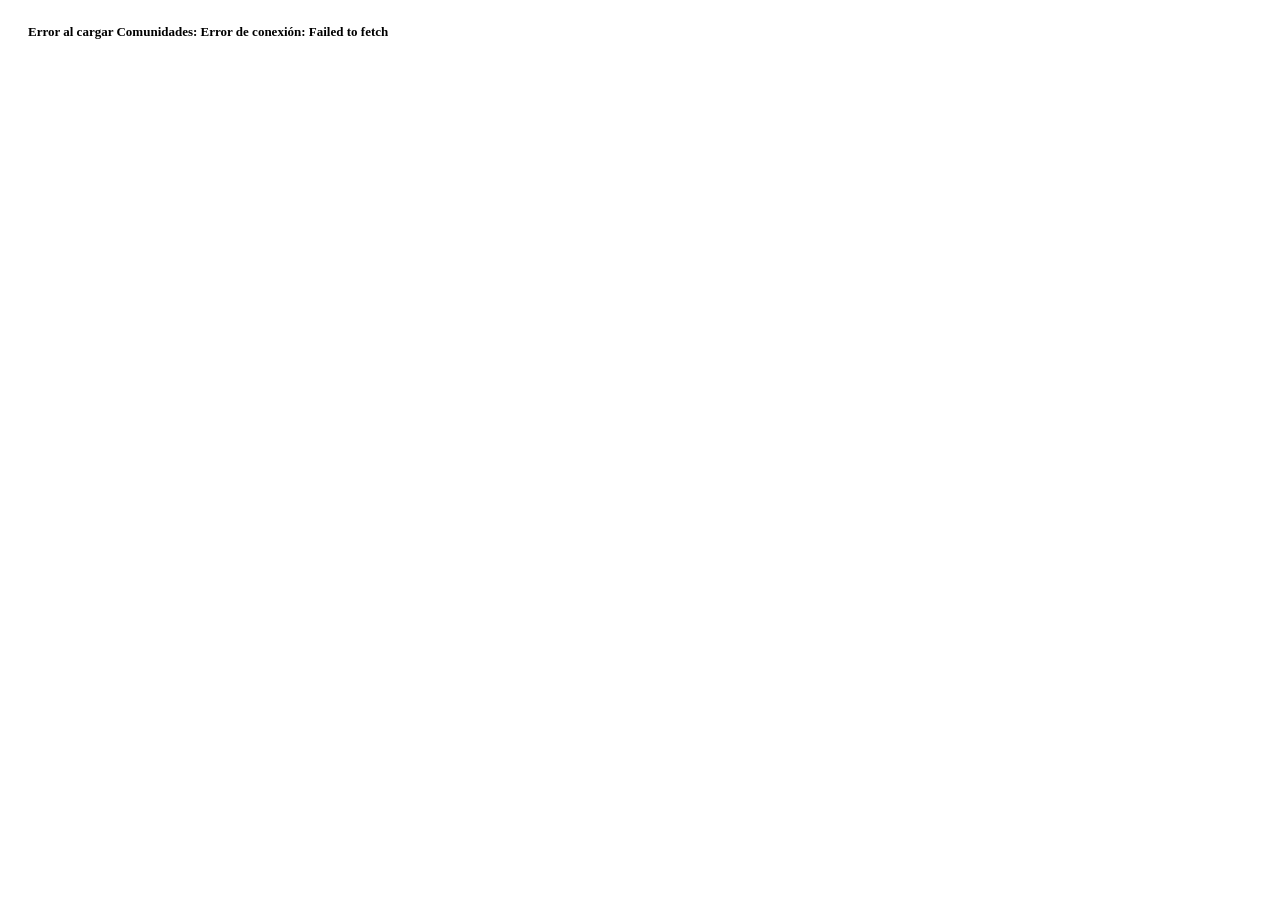
<file: modules/comunidades.html>
<!-- modules/comunidades.html — CoproActiva Comunidades -->
<!-- Versión: 2.1 · Junio 2026 -->
<!-- Cambio v2.1: módulo Documentos con catálogo adaptable por instalaciones -->

<style>
  #com-root { font-family: var(--co-font); color: var(--co-ink); }

  /* ── Listado ── */
  .com-search-bar {
    display: flex;
    align-items: center;
    gap: 10px;
    margin-bottom: 14px;
  }
  .com-search {
    flex: 1;
    display: flex;
    align-items: center;
    gap: 8px;
    background: var(--co-surface);
    border: 1px solid var(--co-line);
    border-radius: var(--co-r-md);
    padding: 9px 14px;
  }
  .com-search input {
    border: none;
    background: transparent;
    font-family: var(--co-font);
    font-size: 13px;
    color: var(--co-ink);
    flex: 1;
    outline: none;
  }
  .com-search input::placeholder { color: var(--co-mute); }
  .com-filtros {
    display: flex;
    gap: 6px;
    flex-wrap: wrap;
    margin-bottom: 18px;
  }
  .com-filtro {
    font-size: 11px;
    font-weight: 600;
    padding: 4px 12px;
    border-radius: 20px;
    border: 1px solid var(--co-line);
    color: var(--co-mute);
    background: var(--co-surface);
    cursor: pointer;
    transition: background 0.13s, color 0.13s, border-color 0.13s;
    font-family: var(--co-font);
  }
  .com-filtro.act {
    background: var(--co-orange-soft);
    color: var(--co-orange);
    border-color: var(--co-orange-line);
  }
  .com-list { display: flex; flex-direction: column; gap: 8px; }
  .com-row {
    background: var(--co-surface);
    border: 1px solid var(--co-line);
    border-radius: var(--co-r-lg);
    padding: 13px 16px;
    display: flex;
    align-items: center;
    gap: 12px;
    cursor: pointer;
    transition: border-color 0.15s, box-shadow 0.15s;
  }
  .com-row:hover {
    border-color: var(--co-orange-line);
    box-shadow: var(--co-shadow-sm);
  }
  .com-row-ico {
    width: 40px; height: 40px;
    border-radius: 10px;
    background: var(--co-orange-soft);
    display: flex; align-items: center; justify-content: center;
    flex-shrink: 0;
  }
  .com-row-ico svg { width: 18px; height: 18px; stroke: var(--co-orange); }
  .com-row-info { flex: 1; min-width: 0; }
  .com-row-nombre {
    font-size: 13px;
    font-weight: 700;
    color: var(--co-ink);
    margin-bottom: 2px;
    letter-spacing: -0.01em;
    white-space: nowrap;
    overflow: hidden;
    text-overflow: ellipsis;
  }
  .com-row-sub {
    font-size: 11px;
    color: var(--co-ink-3);
    display: flex;
    align-items: center;
    gap: 5px;
    font-weight: 500;
  }
  .com-row-kpis {
    display: flex;
    gap: 12px;
    align-items: center;
  }
  @media (max-width: 600px) {
    .com-row { flex-wrap: nowrap; gap: 8px; align-items: flex-start; }
    .com-row-kpis { display: none; }
    .com-sems { display: none; }
    .com-row-nombre { white-space: normal; font-size: 13px; font-weight: 700; }
    .com-row-sub { white-space: normal; flex-wrap: wrap; font-size: 10px; }
    .com-row-info { min-width: 0; flex: 1; }
    .com-row-ico { flex-shrink: 0; }
  }
  .com-kpi-mini { text-align: center; min-width: 50px; }
  .com-kpi-mini-val {
    font-size: 15px;
    font-weight: 800;
    color: var(--co-ink);
    line-height: 1;
    letter-spacing: -0.02em;
  }
  .com-kpi-mini-val.warn { color: var(--co-amber); }
  .com-kpi-mini-val.crit { color: var(--co-red); }
  .com-kpi-mini-val.ok   { color: var(--co-green); }
  .com-kpi-mini-lbl {
    font-size: 9px;
    color: var(--co-mute);
    font-weight: 700;
    letter-spacing: 0.04em;
    text-transform: uppercase;
    margin-top: 2px;
  }
  .com-sems { display: flex; gap: 4px; margin-left: 8px; }
  .sem-dot {
    width: 8px; height: 8px;
    border-radius: 50%;
    flex-shrink: 0;
  }
  .sem-dot.verde    { background: var(--co-green); }
  .sem-dot.amarillo { background: var(--co-amber); }
  .sem-dot.rojo     { background: var(--co-red); }
  .sem-dot.gris     { background: var(--co-mute); }
  .com-badge {
    font-size: 10px;
    font-weight: 700;
    padding: 2px 8px;
    border-radius: 20px;
  }
  .badge-int  { background: var(--co-orange-soft); color: var(--co-orange); }
  .badge-nva  { background: var(--co-blue-soft); color: var(--co-blue); }
  .badge-aud  { background: var(--co-cream-deep); color: var(--co-mute); }
  .badge-act  { background: var(--co-green-soft); color: var(--co-green); }
  .badge-ina  { background: var(--co-cream-deep); color: var(--co-mute); }

  /* ── Ficha ── */
  .com-back {
    display: flex;
    align-items: center;
    gap: 6px;
    font-size: 12px;
    color: var(--co-mute);
    font-weight: 600;
    cursor: pointer;
    margin-bottom: 14px;
    background: none;
    border: none;
    font-family: var(--co-font);
    padding: 0;
  }
  .com-back:hover { color: var(--co-ink); }
  .com-ficha-hdr {
    display: flex;
    align-items: flex-start;
    gap: 14px;
    margin-bottom: 20px;
  }
  .com-ficha-ico {
    width: 46px; height: 46px;
    border-radius: 12px;
    background: var(--co-orange-soft);
    display: flex; align-items: center; justify-content: center;
    flex-shrink: 0;
  }
  .com-ficha-ico svg { width: 22px; height: 22px; stroke: var(--co-orange); }
  .com-ficha-nombre {
    font-size: 18px;
    font-weight: 800;
    color: var(--co-ink);
    letter-spacing: -0.025em;
    line-height: 1.2;
    margin-bottom: 5px;
  }
  .com-ficha-meta {
    display: flex;
    align-items: center;
    gap: 6px;
    flex-wrap: wrap;
    font-size: 12px;
    color: var(--co-ink-3);
  }
  .com-ficha-acts {
    margin-left: auto;
    display: flex;
    gap: 6px;
    flex-shrink: 0;
  }

  /* ── Tabs ── */
  .com-tabs {
    display: flex;
    border-bottom: 1px solid var(--co-line);
    margin-bottom: 20px;
    gap: 0;
    overflow-x: auto;
  }
  .com-tab {
    font-size: 12px;
    font-weight: 600;
    padding: 9px 14px;
    color: var(--co-mute);
    cursor: pointer;
    border-bottom: 2px solid transparent;
    margin-bottom: -1px;
    white-space: nowrap;
    background: none;
    border-top: none;
    border-left: none;
    border-right: none;
    font-family: var(--co-font);
    transition: color 0.13s;
  }
  .com-tab.act {
    color: var(--co-orange);
    border-bottom-color: var(--co-orange);
  }
  .com-tab-content { display: none; }
  .com-tab-content.act { display: block; }

  /* ── KPI grid ── */
  .com-kpi-grid {
    display: grid;
    grid-template-columns: repeat(auto-fit, minmax(90px, 1fr));
    gap: 8px;
    margin-bottom: 16px;
  }
  .com-kpi-card {
    background: var(--co-cream-deep);
    border-radius: var(--co-r-md);
    padding: 10px 12px;
  }
  .com-kpi-lbl {
    font-size: 10px;
    color: var(--co-mute);
    font-weight: 600;
    letter-spacing: 0.03em;
    margin-bottom: 4px;
  }
  .com-kpi-val {
    font-size: 20px;
    font-weight: 800;
    color: var(--co-ink);
    letter-spacing: -0.02em;
    line-height: 1;
  }
  .com-kpi-val.warn { color: var(--co-amber); }
  .com-kpi-val.crit { color: var(--co-red); }
  .com-kpi-val.ok   { color: var(--co-green); }
  .com-kpi-sub {
    font-size: 10px;
    color: var(--co-mute);
    margin-top: 3px;
  }

  /* ── Two panel ── */
  .com-two-col {
    display: grid;
    grid-template-columns: 1fr 1fr;
    gap: 10px;
    margin-bottom: 16px;
  }
  @media (max-width: 767px) { .com-two-col { grid-template-columns: 1fr; } }
  .com-panel {
    background: var(--co-surface);
    border: 1px solid var(--co-line);
    border-radius: var(--co-r-lg);
    padding: 13px 15px;
  }
  .com-panel-hdr {
    display: flex;
    align-items: center;
    justify-content: space-between;
    margin-bottom: 10px;
  }
  .com-panel-title {
    font-size: 11px;
    font-weight: 700;
    color: var(--co-ink);
    letter-spacing: 0.02em;
    text-transform: uppercase;
  }
  .com-panel-ver {
    font-size: 11px;
    color: var(--co-orange);
    font-weight: 600;
    cursor: pointer;
    background: none;
    border: none;
    font-family: var(--co-font);
    padding: 0;
  }

  /* ── Barra recaudación ── */
  .com-mora-bar-bg {
    height: 7px;
    background: var(--co-cream-deep);
    border-radius: 20px;
    overflow: hidden;
    margin-bottom: 8px;
  }
  .com-mora-bar-fill {
    height: 100%;
    border-radius: 20px;
    background: var(--co-green);
    transition: width 0.5s ease;
  }
  .com-mora-bar-fill.warn { background: var(--co-amber); }
  .com-mora-bar-fill.crit { background: var(--co-red); }
  .com-mora-legend {
    display: flex;
    gap: 12px;
    font-size: 11px;
    color: var(--co-mute);
  }
  .com-mora-leg { display: flex; align-items: center; gap: 5px; }
  .com-mora-leg-dot {
    width: 7px; height: 7px;
    border-radius: 50%;
  }

  /* ── Incidencia row ── */
  .com-inc-row {
    display: flex;
    align-items: center;
    gap: 8px;
    padding: 6px 0;
    border-bottom: 1px solid var(--co-line-soft);
  }
  .com-inc-row:last-child { border-bottom: none; }
  .com-prioridad {
    width: 6px; height: 6px;
    border-radius: 50%;
    flex-shrink: 0;
  }
  .p-alta   { background: var(--co-red); }
  .p-media  { background: var(--co-amber); }
  .p-baja   { background: var(--co-green); }
  .com-inc-desc {
    font-size: 12px;
    font-weight: 600;
    color: var(--co-ink);
    flex: 1;
    line-height: 1.3;
  }
  .com-inc-meta {
    font-size: 10px;
    color: var(--co-mute);
  }

  /* ── Alerta row ── */
  .com-alert-row {
    display: flex;
    align-items: center;
    gap: 9px;
    padding: 6px 0;
    border-bottom: 1px solid var(--co-line-soft);
  }
  .com-alert-row:last-child { border-bottom: none; }
  .com-alert-ico {
    width: 28px; height: 28px;
    border-radius: 7px;
    display: flex; align-items: center; justify-content: center;
    flex-shrink: 0;
  }
  .com-alert-ico svg { width: 13px; height: 13px; stroke-width: 2; stroke-linecap: round; stroke-linejoin: round; fill: none; }
  .alert-ico-r { background: var(--co-red-soft); }
  .alert-ico-r svg { stroke: var(--co-red); }
  .alert-ico-a { background: var(--co-amber-soft); }
  .alert-ico-a svg { stroke: var(--co-amber); }
  .alert-ico-v { background: var(--co-green-soft); }
  .alert-ico-v svg { stroke: var(--co-green); }
  .com-alert-nombre {
    font-size: 12px;
    font-weight: 600;
    color: var(--co-ink);
    flex: 1;
    line-height: 1.3;
  }
  .com-alert-cat {
    font-size: 10px;
    color: var(--co-mute);
  }
  .com-alert-dias {
    font-size: 11px;
    font-weight: 700;
    white-space: nowrap;
  }
  .dias-r { color: var(--co-red); }
  .dias-a { color: var(--co-amber); }
  .dias-v { color: var(--co-green); }

  /* ── Eventos ── */
  .com-evento-row {
    display: flex;
    align-items: center;
    gap: 11px;
    padding: 9px 0;
    border-bottom: 1px solid var(--co-line-soft);
  }
  .com-evento-row:last-child { border-bottom: none; }
  .com-evento-fecha {
    width: 38px;
    text-align: center;
    flex-shrink: 0;
  }
  .com-evento-dia {
    font-size: 17px;
    font-weight: 800;
    color: var(--co-ink);
    line-height: 1;
    letter-spacing: -0.02em;
  }
  .com-evento-mes {
    font-size: 9px;
    font-weight: 700;
    color: var(--co-mute);
    text-transform: uppercase;
    letter-spacing: 0.06em;
  }
  .com-evento-nombre {
    font-size: 12px;
    font-weight: 700;
    color: var(--co-ink);
    flex: 1;
  }
  .com-evento-sub {
    font-size: 11px;
    color: var(--co-mute);
    margin-top: 1px;
  }

  /* ── Pill estados ── */
  .co-pill {
    font-size: 10px;
    font-weight: 700;
    padding: 2px 7px;
    border-radius: 20px;
    white-space: nowrap;
  }
  .pill-ok   { background: var(--co-green-soft); color: var(--co-green); }
  .pill-warn { background: var(--co-amber-soft); color: var(--co-amber); }
  .pill-crit { background: var(--co-red-soft);   color: var(--co-red); }
  .pill-pend { background: var(--co-cream-deep); color: var(--co-mute); }
  .pill-blue { background: var(--co-blue-soft);  color: var(--co-blue); }

  /* ── Documentos ── */
  .com-doc-cat-hdr {
    display: flex;
    align-items: center;
    gap: 8px;
    padding: 8px 0;
    border-bottom: 1px solid var(--co-line);
    margin-top: 14px;
    margin-bottom: 4px;
  }
  .com-doc-cat-hdr:first-child { margin-top: 0; }
  .com-doc-cat-dot {
    width: 8px; height: 8px;
    border-radius: 50%;
    flex-shrink: 0;
  }
  .com-doc-cat-title {
    font-size: 11px;
    font-weight: 700;
    color: var(--co-ink);
    letter-spacing: 0.04em;
    text-transform: uppercase;
    flex: 1;
  }
  .com-doc-cat-sub {
    font-size: 11px;
    color: var(--co-mute);
  }
  .com-doc-row {
    display: flex;
    align-items: center;
    gap: 9px;
    padding: 7px 14px;
    border-bottom: 1px solid var(--co-line-soft);
    transition: background 0.1s;
  }
  .com-doc-row:hover { background: var(--co-cream); }
  .com-doc-row:last-child { border-bottom: none; }
  .com-doc-nombre {
    font-size: 12px;
    font-weight: 600;
    color: var(--co-ink);
    flex: 1;
    line-height: 1.3;
    min-width: 0;
  }
  .com-doc-fecha {
    font-size: 11px;
    color: var(--co-mute);
    min-width: 80px;
    text-align: right;
  }
  @media (max-width: 600px) {
    .com-doc-fecha { display: none; }
    .com-doc-dias  { display: none; }
    .com-doc-row   { gap: 7px; padding: 8px 12px; }
    .com-doc-nombre { font-size: 12px; }
  }
  .com-doc-link {
    font-size: 11px;
    color: var(--co-orange);
    font-weight: 700;
    cursor: pointer;
    background: none;
    border: none;
    font-family: var(--co-font);
    padding: 0;
    display: flex;
    align-items: center;
    gap: 3px;
    white-space: nowrap;
  }
  .com-doc-link:hover { opacity: 0.75; }

  /* ── Directorio table ── */
  .com-dir-wrap {
    overflow-x: auto;
    overflow-y: auto;
    max-height: calc(100vh - 320px);
    border: 1px solid var(--co-line);
    border-radius: var(--co-r-lg);
  }
  .com-dir-table {
    width: 100%;
    border-collapse: collapse;
    min-width: 560px;
  }
  .com-dir-table thead { position: sticky; top: 0; z-index: 10; }
  .com-dir-table th {
    font-size: 10px;
    font-weight: 700;
    color: var(--co-mute);
    text-align: left;
    padding: 7px 10px;
    border-bottom: 1px solid var(--co-line);
    letter-spacing: 0.06em;
    text-transform: uppercase;
    white-space: nowrap;
    background: var(--co-cream-deep);
  }
  .com-dir-table td {
    font-size: 12px;
    padding: 8px 10px;
    border-bottom: 1px solid var(--co-line-soft);
    color: var(--co-ink);
  }
  .com-dir-table tr:last-child td { border-bottom: none; }
  .com-dir-table tr:hover td { background: var(--co-cream); }
  .com-uni-tipo {
    font-size: 10px;
    font-weight: 700;
    padding: 2px 7px;
    border-radius: 20px;
  }
  .t-dep  { background: var(--co-blue-soft);   color: var(--co-blue); }
  .t-est  { background: var(--co-cream-deep);  color: var(--co-mute); }
  .t-bod  { background: var(--co-amber-soft);  color: var(--co-amber); }
  .t-loc  { background: var(--co-green-soft);  color: var(--co-green); }

  /* ── Contrato ── */
  .com-datos-grid {
    display: grid;
    grid-template-columns: 1fr 1fr;
    border: 1px solid var(--co-line);
    border-radius: var(--co-r-lg);
    overflow: hidden;
  }
  .com-dato {
    padding: 10px 14px;
    border-bottom: 1px solid var(--co-line);
    border-right: 1px solid var(--co-line);
  }
  .com-dato:nth-child(2n) { border-right: none; }
  .com-dato:nth-last-child(-n+2) { border-bottom: none; }
  .com-dato-lbl {
    font-size: 9px;
    color: var(--co-mute);
    font-weight: 700;
    letter-spacing: 0.1em;
    text-transform: uppercase;
    margin-bottom: 3px;
  }
  .com-dato-val {
    font-size: 13px;
    font-weight: 600;
    color: var(--co-ink);
  }

  /* ── Modal ── */
  .modal-overlay {
    position: fixed;
    inset: 0;
    background: rgba(26,23,20,0.55);
    backdrop-filter: blur(4px);
    z-index: 2000;
    display: flex;
    align-items: center;
    justify-content: center;
    padding: 24px;
  }
  .modal-box {
    background: var(--co-surface);
    border-radius: var(--co-r-lg);
    width: 100%;
    max-width: 560px;
    max-height: 90vh;
    overflow-y: auto;
    padding: 32px;
    position: relative;
    box-shadow: var(--co-shadow-lg);
  }
  @media (max-width: 767px) {
    .modal-overlay { padding: 0; align-items: flex-end; }
    .modal-box { border-radius: var(--co-r-lg) var(--co-r-lg) 0 0; max-height: 92vh; padding: 24px 20px 36px; }
  }
  .modal-close {
    position: absolute;
    top: 18px; right: 18px;
    background: var(--co-cream);
    border: 1px solid var(--co-line);
    border-radius: 50%;
    font-size: 18px;
    cursor: pointer;
    color: var(--co-ink-2);
    width: 36px; height: 36px;
    display: flex; align-items: center; justify-content: center;
    transition: background 0.13s, color 0.13s;
    font-family: var(--co-font);
  }
  .modal-close:hover { background: var(--co-orange-soft); color: var(--co-orange); }
  .modal-eyebrow {
    font-size: 10px;
    font-weight: 700;
    letter-spacing: 0.18em;
    text-transform: uppercase;
    color: var(--co-orange);
    margin-bottom: 4px;
  }
  .modal-titulo {
    font-size: 22px;
    font-weight: 800;
    color: var(--co-ink);
    letter-spacing: -0.025em;
    line-height: 1.15;
    margin-bottom: 6px;
    padding-right: 44px;
  }
  .modal-subtitulo {
    font-size: 13px;
    color: var(--co-ink-3);
    margin-bottom: 24px;
    font-weight: 500;
  }
  .form-grid {
    display: grid;
    grid-template-columns: 1fr 1fr;
    gap: 14px;
  }
  @media (max-width: 500px) { .form-grid { grid-template-columns: 1fr; } }
  .form-group label {
    display: block;
    font-size: 10px;
    font-weight: 700;
    letter-spacing: 0.1em;
    text-transform: uppercase;
    color: var(--co-mute);
    margin-bottom: 6px;
  }
  .form-group input,
  .form-group select {
    width: 100%;
    padding: 11px 14px;
    border: 1.5px solid var(--co-line);
    border-radius: var(--co-r-md);
    font-family: var(--co-font);
    font-size: 13px;
    font-weight: 500;
    color: var(--co-ink);
    background: var(--co-surface);
    box-sizing: border-box;
    min-height: 44px;
    transition: border-color 0.13s;
  }
  .form-group input:focus,
  .form-group select:focus { outline: none; border-color: var(--co-orange); }
  .form-group input::placeholder { color: var(--co-mute); }
  .form-full { grid-column: 1 / -1; }
  .btn-guardar {
    background: var(--co-orange);
    color: #fff;
    border: none;
    padding: 14px;
    border-radius: var(--co-r-md);
    font-family: var(--co-font);
    font-size: 14px;
    font-weight: 700;
    cursor: pointer;
    width: 100%;
    margin-top: 20px;
    min-height: 50px;
    letter-spacing: -0.01em;
    transition: background 0.13s;
  }
  .btn-guardar:hover { background: var(--co-orange-hover); }
  .btn-guardar:disabled { opacity: 0.5; cursor: not-allowed; }
  .form-error {
    color: var(--co-red);
    font-size: 12px;
    margin-top: 10px;
    font-weight: 600;
  }

  /* ── Vencimientos ── */
  .com-venc-item {
    display: flex;
    align-items: flex-start;
    gap: 12px;
    padding: 10px 0;
    border-bottom: 1px solid var(--co-line-soft);
  }
  .com-venc-item:last-child { border-bottom: none; }
  .com-venc-dot {
    width: 10px; height: 10px;
    border-radius: 50%;
    flex-shrink: 0;
    margin-top: 3px;
  }
  .com-venc-tipo {
    font-size: 12px;
    font-weight: 700;
    color: var(--co-ink);
    margin-bottom: 2px;
  }
  .com-venc-cat {
    font-size: 11px;
    color: var(--co-mute);
  }
  .com-venc-fecha { margin-left: auto; text-align: right; }
  .com-venc-dias {
    font-size: 12px;
    font-weight: 700;
  }
  .com-venc-fecha-txt {
    font-size: 11px;
    color: var(--co-mute);
    margin-top: 2px;
  }

  /* ── Catálogo scroll ── */
  .com-doc-scroll {
    overflow-y: auto;
    max-height: calc(100vh - 320px);
    border: 1px solid var(--co-line);
    border-radius: var(--co-r-lg);
  }
  .com-doc-cat-hdr-sticky {
    position: sticky;
    top: 0;
    z-index: 5;
    background: var(--co-cream-deep);
    padding: 8px 14px;
  }
  .com-doc-row { padding: 7px 14px; }

  /* ── Vacío ── */
  .com-vacio {
    text-align: center;
    padding: 32px 20px;
    color: var(--co-mute);
    font-size: 13px;
    font-weight: 500;
  }

  /* ── Error ── */
  .com-error {
    background: var(--co-red-soft);
    border: 1px solid var(--co-red);
    border-radius: var(--co-r-md);
    padding: 16px 20px;
    color: var(--co-red);
    font-size: 13px;
    font-weight: 600;
  }
</style>

<div id="com-root">
  <div class="module-loading">
    <div class="ml-iso-wrap">
      <div class="ml-iso" aria-hidden="true"></div>
    </div>
    <div class="ml-text">
      <div class="ml-brand"><b>co</b>proactiva</div>
      <div class="ml-status">
        <span class="ml-status-dot"></span>
        Cargando Comunidades
      </div>
    </div>
  </div>
</div>

<script>
(function() {

  var WORKER_URL = 'https://coproactiva-worker-nuevo.osmarmeza-adm7.workers.dev';
  var TOKEN = sessionStorage.getItem('token') || '';

  var _comunidades = [];
  var _filtroActivo = 'todas';
  var _comunidadActiva = null;
  var _tabActiva = 'dashboard';

  var MESES = ['ene','feb','mar','abr','may','jun','jul','ago','sep','oct','nov','dic'];

  // ── Catálogos (espejo de Documentos.gs — actualizar en ambos si cambia) ──
  var CATALOGO_DOCS = {
    Legal: [
      'Reglamento de copropiedad',
      'Certificado CBR',
      'Tabla de prorrateo',
      'Registro de copropietarios',
      'Acta constitución comité',
      'Libro de actas',
      'Planos de la comunidad',
      'Certificados de dominio vigente',
      'Certificado de acogimiento al régimen de copropiedad',
      'Reglamento interno',
      'Permiso de edificación',
      'Certificado de recepción definitiva de obras',
      'Certificado Condominio de Interés Público o Viviendas Sociales',
      'e-RUT',
      'Certificado de avalúo fiscal del edificio o predio'
    ],
    Seguridad: [
      'Póliza seguro incendio bienes comunes',
      'Plan de emergencia y evacuación',
      'Hojas de seguridad de químicos',
      'Pólizas seguro unidades individuales',
      'Directiva de funcionamiento OS-10',
      'Credenciales OS-10 vigentes',
      'Seguro de vida personal de seguridad',
      'Comprobante envío Plan de Emergencia a Bomberos y Carabineros',
      'Certificado red seca y húmeda',
      'Registro de simulacros',
      'Certificación de extintores'
    ],
    Tecnico: [
      'Certificación gas — Sello Verde SEC',
      'Certificación ascensores y montacargas MINVU',
      'Certificación climatización y calderas',
      'Libros de mantención',
      'Planos de instalaciones técnicas',
      'Fichas MINVU ascensores',
      'Manual de Uso, Operación y Mantenimiento del Edificio',
      'Programa y plan de mantenimiento',
      'Carpeta cero de ascensores',
      'Manuales técnicos y fichas de equipamiento',
      'Contratos de mantención con proveedores'
    ],
    Residentes: [
      'Registro de arrendatarios',
      'Registro de mascotas',
      'Catastro estacionamientos y bodegas'
    ],
    Financiero: [
      'Cartolas bancarias',
      'Respaldos de gastos',
      'Informes de gastos comunes',
      'Rendición de cuentas',
      'Conciliaciones bancarias',
      'Informe de morosidad e historial de pagos',
      'Convenios de pago con morosos',
      'Cuentas por pagar a proveedores o contratistas'
    ],
    Laboral: [
      'Contratos de trabajo',
      'Liquidaciones de sueldo',
      'Planillas Previred',
      'Control de asistencia',
      'Finiquitos y cartas de despido',
      'RIHS',
      'RIOHS',
      'Matriz IPER',
      'Programa de trabajo preventivo',
      'Certificado de adhesión a la mutualidad',
      'Registro de entrega de EPP',
      'Certificado F30 sin deuda previsional',
      'F30-1 de subcontratistas',
      'Registro de vacaciones',
      'Protocolo Ley Karin',
      'IRL — Informe de Riesgos Laborales',
      'Registro de capacitaciones'
    ]
  };

  var DOCS_CON_VENCIMIENTO = [
    'Póliza seguro incendio bienes comunes',
    'Plan de emergencia y evacuación',
    'Pólizas seguro unidades individuales',
    'Directiva de funcionamiento OS-10',
    'Credenciales OS-10 vigentes',
    'Seguro de vida personal de seguridad',
    'Certificado red seca y húmeda',
    'Certificación gas — Sello Verde SEC',
    'Certificación ascensores y montacargas MINVU',
    'Certificación climatización y calderas',
    'Certificado de adhesión a la mutualidad',
    'Certificación de extintores',
    'Certificado F30 sin deuda previsional'
  ];

  var DOCS_MENSUALES = [
    'Cartolas bancarias',
    'Respaldos de gastos',
    'Informes de gastos comunes',
    'Rendición de cuentas',
    'Conciliaciones bancarias',
    'Liquidaciones de sueldo',
    'Planillas Previred',
    'Control de asistencia',
    'Fichas MINVU ascensores'
  ];

  // Tipos condicionados por instalación
  var DOCS_POR_INSTALACION = {
    ascensores:    ['Fichas MINVU ascensores','Certificación ascensores y montacargas MINVU','Carpeta cero de ascensores'],
    calderas:      ['Certificación climatización y calderas'],
    gas:           ['Certificación gas — Sello Verde SEC'],
    redHumedaSeca: ['Certificado red seca y húmeda'],
    personalOS10:  ['Directiva de funcionamiento OS-10','Credenciales OS-10 vigentes','Seguro de vida personal de seguridad'],
    trabajadores:  ['Contratos de trabajo','Liquidaciones de sueldo','Planillas Previred',
                    'Control de asistencia','Finiquitos y cartas de despido','RIHS','RIOHS',
                    'Matriz IPER','Programa de trabajo preventivo',
                    'Certificado de adhesión a la mutualidad',
                    'Registro de entrega de EPP',
                    'Certificado F30 sin deuda previsional','F30-1 de subcontratistas',
                    'Registro de vacaciones','Protocolo Ley Karin',
                    'IRL — Informe de Riesgos Laborales','Registro de capacitaciones']
  };

  var INSTALACIONES_OPTS = [
    { key: 'ascensores',       label: 'Ascensores / montacargas' },
    { key: 'calderas',         label: 'Calderas' },
    { key: 'gas',              label: 'Gas centralizado (Sello Verde SEC)' },
    { key: 'grupoElectrogeno', label: 'Grupo electrógeno' },
    { key: 'redHumedaSeca',    label: 'Red húmeda y/o red seca' },
    { key: 'piscina',          label: 'Piscina / SPA' },
    { key: 'personalOS10',     label: 'Personal de seguridad OS-10' },
    { key: 'trabajadores',     label: 'Trabajadores dependientes (conserjes, limpieza, etc.)' },
    { key: 'cercoElectrico',   label: 'Cerco eléctrico' },
    { key: 'panelesSolares',   label: 'Paneles solares' }
  ];

  // ── Helpers generales ─────────────────────────────────────
  function api(path, method, body) {
    method = method || 'GET';
    var opts = {
      method: method,
      headers: { 'Authorization': 'Bearer ' + TOKEN, 'Content-Type': 'application/json' }
    };
    if (body) opts.body = JSON.stringify(body);
    return fetch(WORKER_URL + path, opts).then(function(r) { return r.json(); });
  }

  function formatFecha(f) {
    if (!f) return '\u2014';
    var d = new Date(f);
    if (isNaN(d)) return f;
    return d.getDate() + ' ' + MESES[d.getMonth()] + ' ' + d.getFullYear();
  }

  function formatMiles(n) {
    if (!n && n !== 0) return '\u2014';
    var v = parseFloat(n);
    if (isNaN(v)) return '\u2014';
    if (v >= 1000000) return '$' + (v / 1000000).toFixed(1) + 'M';
    if (v >= 1000)    return '$' + Math.round(v / 1000) + 'k';
    return '$' + v;
  }

  function diasHasta(fecha) {
    if (!fecha) return null;
    var hoy = new Date();
    hoy.setHours(0,0,0,0);
    var d = new Date(fecha);
    d.setHours(0,0,0,0);
    return Math.round((d - hoy) / 86400000);
  }

  function semColorDias(dias) {
    if (dias === null) return 'gris';
    if (dias < 0)   return 'rojo';
    if (dias <= 60) return 'amarillo';
    return 'verde';
  }

  function badgeModalidad(m) {
    if (!m) return '';
    var cls = m === 'Integral' ? 'badge-int' : m === 'Nueva' ? 'badge-nva' : 'badge-aud';
    var span = document.createElement('span');
    span.className = 'com-badge ' + cls;
    span.textContent = m;
    return span;
  }

  function _parsearInstalaciones(raw) {
    if (!raw) return null;
    try { return typeof raw === 'string' ? JSON.parse(raw) : raw; }
    catch (e) { return null; }
  }

  function _parsearCatalogoCustom(raw) {
    if (!raw) return { eliminados: {}, renombrados: {}, extras: [] };
    try {
      var parsed = typeof raw === 'string' ? JSON.parse(raw) : raw;
      return {
        eliminados:  parsed.eliminados  || {},
        renombrados: parsed.renombrados || {},
        extras:      parsed.extras      || []
      };
    } catch (e) { return { eliminados: {}, renombrados: {}, extras: [] }; }
  }

  function _catalogoFiltrado(instalaciones, custom) {
    var inst = instalaciones || {};
    var c    = custom || { eliminados: {}, renombrados: {}, extras: [] };
    var excluidos = {};
    Object.keys(DOCS_POR_INSTALACION).forEach(function(key) {
      if (!inst[key]) {
        DOCS_POR_INSTALACION[key].forEach(function(tipo) { excluidos[tipo] = true; });
      }
    });
    Object.keys(c.eliminados).forEach(function(tipo) {
      if (c.eliminados[tipo]) excluidos[tipo] = true;
    });
    var resultado = {};
    Object.keys(CATALOGO_DOCS).forEach(function(cat) {
      var tipos = CATALOGO_DOCS[cat]
        .filter(function(t) { return !excluidos[t]; })
        .map(function(t) { return c.renombrados[t] ? c.renombrados[t] : t; });
      if (tipos.length > 0) resultado[cat] = tipos;
    });
    c.extras.forEach(function(extra) {
      if (!extra.nombre || !extra.categoria) return;
      if (!resultado[extra.categoria]) resultado[extra.categoria] = [];
      resultado[extra.categoria].push(extra.nombre);
      if (extra.vence && DOCS_CON_VENCIMIENTO.indexOf(extra.nombre) === -1) {
        DOCS_CON_VENCIMIENTO.push(extra.nombre);
      }
    });
    return resultado;
  }

  // ── INIT ─────────────────────────────────────────────────────
  function init() {
    var root = document.getElementById('com-root');
    if (root) root.innerHTML = '<div class="module-loading"><div class="ml-iso-wrap"><div class="ml-iso" aria-hidden="true"></div></div><div class="ml-text"><div class="ml-brand"><b>co</b>proactiva</div><div class="ml-status"><span class="ml-status-dot"></span>Cargando Comunidades</div></div></div>';

    api('/comunidades').then(function(resp) {
      var lista = null;
      if (resp.ok) {
        if (Array.isArray(resp.data)) lista = resp.data;
        else if (resp.data && Array.isArray(resp.data.data)) lista = resp.data.data;
        else if (resp.data && resp.data.ok && Array.isArray(resp.data.data)) lista = resp.data.data;
      }
      if (lista === null) {
        var errMsg = (resp.data && resp.data.error) || resp.error || 'Error al cargar comunidades';
        mostrarError(errMsg);
        return;
      }
      _comunidades = lista;
      window._comunidadesKpis = {
        activas: _comunidades.filter(function(c) { return c.estado === 'activo'; }).length,
        alertas: 0,
        venc:    0
      };
      if (typeof actualizarKpisComunidades === 'function') actualizarKpisComunidades();
      renderListado();
    }).catch(function(err) {
      mostrarError('Error de conexi\u00F3n: ' + err.message);
    });
  }

  // ── LISTADO ───────────────────────────────────────────────────
  function renderListado() {
    var root = document.getElementById('com-root');
    root.innerHTML = '';

    var pageHdr = document.createElement('div');
    pageHdr.className = 'page-header';

    var left = document.createElement('div');
    var ey = document.createElement('div');
    ey.className = 'page-eyebrow';
    ey.textContent = 'Comunidades';
    var tt = document.createElement('h1');
    tt.className = 'page-title';
    tt.innerHTML = 'Cartera de <em>comunidades</em>';
    var sb = document.createElement('p');
    sb.className = 'page-sub';
    sb.textContent = 'Gesti\u00F3n operativa de todas las comunidades administradas por CoproActiva.';
    left.appendChild(ey); left.appendChild(tt); left.appendChild(sb);

    var btnNueva = document.createElement('button');
    btnNueva.className = 'btn-nuevo';
    btnNueva.innerHTML = '<svg viewBox="0 0 16 16" width="14" height="14" fill="none" stroke="currentColor" stroke-width="2" stroke-linecap="round"><path d="M8 3v10M3 8h10"/></svg>';
    btnNueva.appendChild(document.createTextNode(' Nueva comunidad'));
    btnNueva.addEventListener('click', abrirModalNueva);

    pageHdr.appendChild(left);
    pageHdr.appendChild(btnNueva);
    root.appendChild(pageHdr);

    var searchBar = document.createElement('div');
    searchBar.className = 'com-search-bar';
    var searchBox = document.createElement('div');
    searchBox.className = 'com-search';
    var searchIco = document.createElement('span');
    searchIco.innerHTML = '<svg width="14" height="14" viewBox="0 0 16 16" fill="none" stroke="currentColor" stroke-width="1.8" stroke-linecap="round"><circle cx="7" cy="7" r="5"/><path d="m11 11 3 3"/></svg>';
    var searchInput = document.createElement('input');
    searchInput.type = 'text';
    searchInput.placeholder = 'Buscar comunidad\u2026';
    searchInput.addEventListener('input', function() { filtrarYRenderRows(searchInput.value); });
    searchBox.appendChild(searchIco);
    searchBox.appendChild(searchInput);
    searchBar.appendChild(searchBox);
    root.appendChild(searchBar);

    var filtrosDiv = document.createElement('div');
    filtrosDiv.className = 'com-filtros';
    var filtros = [
      { key: 'todas',    lbl: 'Todas (' + _comunidades.length + ')' },
      { key: 'Integral', lbl: 'Integral' },
      { key: 'Nueva',    lbl: 'Nueva admin.' },
      { key: 'Auditoria',lbl: 'Auditor\u00EDa' },
      { key: 'activo',   lbl: 'Activas' },
      { key: 'inactivo', lbl: 'Inactivas' }
    ];
    filtros.forEach(function(f) {
      var btn = document.createElement('button');
      btn.className = 'com-filtro' + (f.key === _filtroActivo ? ' act' : '');
      btn.textContent = f.lbl;
      btn.addEventListener('click', function() {
        _filtroActivo = f.key;
        filtrosDiv.querySelectorAll('.com-filtro').forEach(function(b) { b.classList.remove('act'); });
        btn.classList.add('act');
        filtrarYRenderRows(searchInput.value);
      });
      filtrosDiv.appendChild(btn);
    });
    root.appendChild(filtrosDiv);

    var lista = document.createElement('div');
    lista.className = 'com-list';
    lista.id = 'com-lista';
    root.appendChild(lista);

    filtrarYRenderRows('');
  }

  function filtrarYRenderRows(busqueda) {
    var lista = document.getElementById('com-lista');
    if (!lista) return;
    lista.innerHTML = '';

    var filtradas = _comunidades.filter(function(c) {
      if (_filtroActivo !== 'todas') {
        if (_filtroActivo === 'activo' || _filtroActivo === 'inactivo') {
          if (c.estado !== _filtroActivo) return false;
        } else {
          if (c.modalidad !== _filtroActivo) return false;
        }
      }
      if (busqueda) {
        var q = busqueda.toLowerCase();
        var campo = ((c.nombre || '') + ' ' + (c.comuna || '') + ' ' + (c.direccion || '')).toLowerCase();
        if (campo.indexOf(q) === -1) return false;
      }
      return true;
    });

    if (filtradas.length === 0) {
      var vacio = document.createElement('div');
      vacio.className = 'com-vacio';
      vacio.textContent = 'No se encontraron comunidades.';
      lista.appendChild(vacio);
      return;
    }

    filtradas.forEach(function(c) {
      lista.appendChild(crearRowComunidad(c));
    });
  }

  function crearRowComunidad(c) {
    var row = document.createElement('div');
    row.className = 'com-row';
    row.addEventListener('click', function() { abrirFicha(c); });

    var ico = document.createElement('div');
    ico.className = 'com-row-ico';
    ico.innerHTML = '<i class="ti ti-building-estate" style="font-size:20px;color:var(--co-orange)" aria-hidden="true"></i>';
    row.appendChild(ico);

    var info = document.createElement('div');
    info.className = 'com-row-info';
    var nombreWrap = document.createElement('div');
    nombreWrap.style.display = 'flex';
    nombreWrap.style.alignItems = 'center';
    nombreWrap.style.gap = '8px';
    var nombre = document.createElement('div');
    nombre.className = 'com-row-nombre';
    nombre.textContent = c.nombre || 'Sin nombre';
    nombreWrap.appendChild(nombre);
    if (c.modalidad) nombreWrap.appendChild(badgeModalidad(c.modalidad));
    info.appendChild(nombreWrap);
    var sub = document.createElement('div');
    sub.className = 'com-row-sub';
    sub.innerHTML = '<svg width="11" height="11" viewBox="0 0 16 16" fill="none" stroke="currentColor" stroke-width="1.8" stroke-linecap="round"><path d="M8 14S3 9.5 3 6a5 5 0 0 1 10 0c0 3.5-5 8-5 8z"/><circle cx="8" cy="6" r="1.5"/></svg>';
    sub.appendChild(document.createTextNode((c.direccion || '') + (c.comuna ? ', ' + c.comuna : '') + ' \u00B7 ' + (c.unidades || 0) + ' unidades'));
    info.appendChild(sub);
    row.appendChild(info);

    var kpis = document.createElement('div');
    kpis.className = 'com-row-kpis';
    function kpiMini(val, lbl, cls) {
      var k = document.createElement('div');
      k.className = 'com-kpi-mini';
      var v = document.createElement('div');
      v.className = 'com-kpi-mini-val' + (cls ? ' ' + cls : '');
      v.textContent = val;
      var l = document.createElement('div');
      l.className = 'com-kpi-mini-lbl';
      l.textContent = lbl;
      k.appendChild(v); k.appendChild(l);
      return k;
    }
    kpis.appendChild(kpiMini(c.unidades || 0, 'Unidades', ''));
    kpis.appendChild(kpiMini('\u2014', 'Morosos', ''));
    kpis.appendChild(kpiMini('\u2014', 'Alertas', ''));
    row.appendChild(kpis);

    var sems = document.createElement('div');
    sems.className = 'com-sems';
    sems.title = 'Docs \u00B7 Eventos \u00B7 Estado';
    ['gris', 'gris', c.estado === 'activo' ? 'verde' : 'gris'].forEach(function(s) {
      var d = document.createElement('div');
      d.className = 'sem-dot ' + s;
      sems.appendChild(d);
    });
    row.appendChild(sems);

    return row;
  }

  // ── FICHA ─────────────────────────────────────────────────────
  function abrirFicha(c) {
    _comunidadActiva = c;
    _tabActiva = 'dashboard';
    renderFicha(c);
    cargarKpis(c.id);
    cargarDocumentos(c.id);
    cargarEventos(c.id);
    cargarDirectorio(c.id);
  }

  function renderFicha(c) {
    var root = document.getElementById('com-root');
    root.innerHTML = '';

    var back = document.createElement('button');
    back.className = 'com-back';
    back.innerHTML = '<svg width="14" height="14" viewBox="0 0 16 16" fill="none" stroke="currentColor" stroke-width="2" stroke-linecap="round" stroke-linejoin="round"><path d="M10 4L6 8l4 4"/></svg>';
    back.appendChild(document.createTextNode(' Volver al listado'));
    back.addEventListener('click', function() { renderListado(); });
    root.appendChild(back);

    var hdr = document.createElement('div');
    hdr.className = 'com-ficha-hdr';
    var fIco = document.createElement('div');
    fIco.className = 'com-ficha-ico';
    fIco.innerHTML = '<i class="ti ti-building-estate" style="font-size:22px;color:var(--co-orange)" aria-hidden="true"></i>';
    var fInfo = document.createElement('div');
    fInfo.style.flex = '1';
    fInfo.style.minWidth = '0';
    var fNombreRow = document.createElement('div');
    fNombreRow.style.display = 'flex';
    fNombreRow.style.alignItems = 'center';
    fNombreRow.style.gap = '8px';
    fNombreRow.style.marginBottom = '5px';
    var fNombre = document.createElement('div');
    fNombre.className = 'com-ficha-nombre';
    fNombre.textContent = c.nombre || '';
    fNombreRow.appendChild(fNombre);
    if (c.modalidad) fNombreRow.appendChild(badgeModalidad(c.modalidad));
    fInfo.appendChild(fNombreRow);
    var fMeta = document.createElement('div');
    fMeta.className = 'com-ficha-meta';
    fMeta.innerHTML = '<svg width="12" height="12" viewBox="0 0 16 16" fill="none" stroke="currentColor" stroke-width="1.8" stroke-linecap="round"><path d="M8 14S3 9.5 3 6a5 5 0 0 1 10 0c0 3.5-5 8-5 8z"/><circle cx="8" cy="6" r="1.5"/></svg>';
    fMeta.appendChild(document.createTextNode(
      (c.direccion || '') + (c.comuna ? ', ' + c.comuna : '') +
      ' \u00B7 RUT ' + (c.rut || '\u2014') +
      ' \u00B7 ' + (c.unidades || 0) + ' unidades'
    ));
    fInfo.appendChild(fMeta);
    var fActs = document.createElement('div');
    fActs.className = 'com-ficha-acts';
    var btnEditar = document.createElement('button');
    btnEditar.className = 'btn-ghost';
    btnEditar.innerHTML = '<svg width="13" height="13" viewBox="0 0 16 16" fill="none" stroke="currentColor" stroke-width="1.8" stroke-linecap="round" stroke-linejoin="round"><path d="M11.5 2.5a1.414 1.414 0 0 1 2 2L5 13H3v-2Z"/></svg>';
    btnEditar.appendChild(document.createTextNode(' Editar'));
    btnEditar.addEventListener('click', function() { abrirModalEditar(c); });
    fActs.appendChild(btnEditar);
    hdr.appendChild(fIco);
    hdr.appendChild(fInfo);
    hdr.appendChild(fActs);
    root.appendChild(hdr);

    var tabsDiv = document.createElement('div');
    tabsDiv.className = 'com-tabs';
    var tabs = [
      { key: 'dashboard',  lbl: 'Dashboard' },
      { key: 'eventos',    lbl: 'Eventos' },
      { key: 'documentos', lbl: 'Documentos' },
      { key: 'directorio', lbl: 'Directorio' },
      { key: 'contrato',   lbl: 'Ficha' }
    ];
    tabs.forEach(function(t) {
      var btn = document.createElement('button');
      btn.className = 'com-tab' + (t.key === _tabActiva ? ' act' : '');
      btn.textContent = t.lbl;
      btn.dataset.tab = t.key;
      btn.addEventListener('click', function() {
        _tabActiva = t.key;
        tabsDiv.querySelectorAll('.com-tab').forEach(function(b) { b.classList.remove('act'); });
        btn.classList.add('act');
        root.querySelectorAll('.com-tab-content').forEach(function(tc) {
          tc.classList.toggle('act', tc.dataset.tab === t.key);
        });
      });
      tabsDiv.appendChild(btn);
    });
    root.appendChild(tabsDiv);

    tabs.forEach(function(t) {
      var tc = document.createElement('div');
      tc.className = 'com-tab-content' + (t.key === _tabActiva ? ' act' : '');
      tc.dataset.tab = t.key;
      tc.id = 'tc-' + t.key;
      if (t.key === 'dashboard') renderTabDashboard(tc, c);
      else if (t.key === 'contrato') renderTabContrato(tc, c);
      else {
        var carg = document.createElement('div');
        carg.className = 'com-vacio';
        carg.textContent = 'Cargando\u2026';
        tc.appendChild(carg);
      }
      root.appendChild(tc);
    });
  }

  // ── TAB DASHBOARD ─────────────────────────────────────────────
  function renderTabDashboard(tc, c) {
    var kpiGrid = document.createElement('div');
    kpiGrid.className = 'com-kpi-grid';
    kpiGrid.id = 'kpi-grid-' + c.id;
    var kpisData = [
      { lbl: 'Unidades',    val: c.unidades || 0, cls: '', sub: '' },
      { lbl: 'Morosidad',   val: '\u2014',         cls: '', sub: 'cargando\u2026' },
      { lbl: 'Deuda total', val: '\u2014',         cls: '', sub: '' },
      { lbl: 'GC emitidos', val: '\u2014',         cls: '', sub: '' },
      { lbl: 'Incidencias', val: '\u2014',         cls: '', sub: '' },
      { lbl: 'Pr\u00F3x. alerta', val: '\u2014',  cls: '', sub: '' }
    ];
    kpisData.forEach(function(k) {
      var card = document.createElement('div');
      card.className = 'com-kpi-card';
      var lbl = document.createElement('div');
      lbl.className = 'com-kpi-lbl';
      lbl.textContent = k.lbl;
      var val = document.createElement('div');
      val.className = 'com-kpi-val' + (k.cls ? ' ' + k.cls : '');
      val.textContent = k.val;
      card.appendChild(lbl); card.appendChild(val);
      if (k.sub) {
        var sub = document.createElement('div');
        sub.className = 'com-kpi-sub';
        sub.textContent = k.sub;
        card.appendChild(sub);
      }
      kpiGrid.appendChild(card);
    });
    tc.appendChild(kpiGrid);

    var moraWrap = document.createElement('div');
    moraWrap.className = 'com-panel';
    moraWrap.style.marginBottom = '12px';
    moraWrap.id = 'mora-wrap-' + c.id;
    var moraHdr = document.createElement('div');
    moraHdr.className = 'com-panel-hdr';
    var moraTit = document.createElement('div');
    moraTit.className = 'com-panel-title';
    moraTit.textContent = 'Recaudaci\u00F3n del mes';
    moraHdr.appendChild(moraTit);
    var moraPct = document.createElement('span');
    moraPct.style.fontSize = '12px';
    moraPct.style.fontWeight = '700';
    moraPct.style.color = 'var(--co-mute)';
    moraPct.textContent = '\u2014';
    moraPct.id = 'mora-pct-' + c.id;
    moraHdr.appendChild(moraPct);
    moraWrap.appendChild(moraHdr);
    var barBg = document.createElement('div');
    barBg.className = 'com-mora-bar-bg';
    var barFill = document.createElement('div');
    barFill.className = 'com-mora-bar-fill';
    barFill.style.width = '0%';
    barFill.id = 'mora-fill-' + c.id;
    barBg.appendChild(barFill);
    moraWrap.appendChild(barBg);
    tc.appendChild(moraWrap);

    var twoCol = document.createElement('div');
    twoCol.className = 'com-two-col';

    var panelInc = document.createElement('div');
    panelInc.className = 'com-panel';
    var panelIncHdr = document.createElement('div');
    panelIncHdr.className = 'com-panel-hdr';
    var panelIncTit = document.createElement('div');
    panelIncTit.className = 'com-panel-title';
    panelIncTit.textContent = 'Incidencias activas';
    var panelIncVer = document.createElement('button');
    panelIncVer.className = 'com-panel-ver';
    panelIncVer.textContent = 'Ver todas';
    panelIncHdr.appendChild(panelIncTit);
    panelIncHdr.appendChild(panelIncVer);
    panelInc.appendChild(panelIncHdr);
    var incBody = document.createElement('div');
    incBody.id = 'inc-body-' + c.id;
    var incCarg = document.createElement('div');
    incCarg.className = 'com-vacio';
    incCarg.style.padding = '16px 0';
    incCarg.textContent = 'Cargando\u2026';
    incBody.appendChild(incCarg);
    panelInc.appendChild(incBody);

    var panelAlt = document.createElement('div');
    panelAlt.className = 'com-panel';
    var panelAltHdr = document.createElement('div');
    panelAltHdr.className = 'com-panel-hdr';
    var panelAltTit = document.createElement('div');
    panelAltTit.className = 'com-panel-title';
    panelAltTit.textContent = 'Pr\u00F3ximas alertas';
    var panelAltVer = document.createElement('button');
    panelAltVer.className = 'com-panel-ver';
    panelAltVer.textContent = 'Ver todas';
    panelAltHdr.appendChild(panelAltTit);
    panelAltHdr.appendChild(panelAltVer);
    panelAlt.appendChild(panelAltHdr);
    var altBody = document.createElement('div');
    altBody.id = 'alt-body-' + c.id;
    var altCarg = document.createElement('div');
    altCarg.className = 'com-vacio';
    altCarg.style.padding = '16px 0';
    altCarg.textContent = 'Cargando\u2026';
    altBody.appendChild(altCarg);
    panelAlt.appendChild(altBody);

    twoCol.appendChild(panelInc);
    twoCol.appendChild(panelAlt);
    tc.appendChild(twoCol);
  }

  // ── TAB CONTRATO ──────────────────────────────────────────────
  function renderTabContrato(tc, c) {
    // Scroll wrapper con header sticky del tab
    var scrollWrap = document.createElement('div');
    scrollWrap.style.cssText = 'overflow-y:auto;max-height:calc(100vh - 280px);padding:4px 2px 20px';
    // ── helpers internos ─────────────────────────────────────
    function seccion(titulo, btnLabel, btnFn) {
      var wrap = document.createElement('div');
      wrap.style.marginBottom = '18px';
      var hdr = document.createElement('div');
      hdr.style.cssText = 'display:flex;align-items:center;justify-content:space-between;margin-bottom:10px';
      var lbl = document.createElement('span');
      lbl.style.cssText = 'font-size:10px;font-weight:700;letter-spacing:0.1em;text-transform:uppercase;color:var(--co-mute)';
      lbl.textContent = titulo;
      hdr.appendChild(lbl);
      if (btnLabel && btnFn) {
        var btn = document.createElement('button');
        btn.className = 'btn-ghost';
        btn.style.fontSize = '11px';
        btn.innerHTML = '<svg width="12" height="12" viewBox="0 0 16 16" fill="none" stroke="currentColor" stroke-width="1.8" stroke-linecap="round" stroke-linejoin="round"><path d="M11.5 2.5a1.414 1.414 0 0 1 2 2L5 13H3v-2Z"/></svg> ' + btnLabel;
        btn.addEventListener('click', btnFn);
        hdr.appendChild(btn);
      }
      wrap.appendChild(hdr);
      return wrap;
    }

    function datoGrid(pares) {
      var grid = document.createElement('div');
      grid.className = 'com-datos-grid';
      pares.forEach(function(p) {
        var d = document.createElement('div');
        d.className = 'com-dato';
        if (p.full) d.style.gridColumn = '1 / -1';
        var l = document.createElement('div'); l.className = 'com-dato-lbl'; l.textContent = p.lbl;
        var v = document.createElement('div'); v.className = 'com-dato-val'; v.textContent = p.val || '\u2014';
        if (p.color) v.style.color = p.color;
        d.appendChild(l); d.appendChild(v);
        grid.appendChild(d);
      });
      return grid;
    }

    // ── Sección 1: Datos generales ────────────────────────────
    var s1 = seccion('Datos generales', null, null);
    s1.appendChild(datoGrid([
      { lbl: 'RUT',                    val: c.rut || '\u2014' },
      { lbl: 'Estado',                 val: c.estado === 'activo' ? 'Activo' : 'Inactivo', color: c.estado === 'activo' ? 'var(--co-green)' : 'var(--co-mute)' },
      { lbl: 'Direcci\u00F3n',        val: c.direccion || '\u2014' },
      { lbl: 'Comuna',                 val: c.comuna || '\u2014' },
      { lbl: 'Contacto comit\u00E9', val: c.contactoNombre || '\u2014' },
      { lbl: 'Tel\u00E9fono',         val: c.contactoTelefono || '\u2014' }
    ]));

    // Contadores dinámicos — solo muestra tipos que existen en el directorio
    var unidades = (_dirData && _dirData.comunidadId === c.id) ? _dirData.unidades : [];

    // Definición de tipos conocidos con ícono y label
    var TIPOS_DEF = [
      { tipos: ['DEPTO'],                            ico: 'ti-building',      lbl: 'Departamentos',    id: 'ficha-cnt-depto' },
      { tipos: ['CASA'],                             ico: 'ti-home',          lbl: 'Casas',            id: 'ficha-cnt-casa' },
      { tipos: ['ESTAC','ESTACIONAMIENTO'],          ico: 'ti-car',           lbl: 'Estacionamientos', id: 'ficha-cnt-estac' },
      { tipos: ['BODEGA'],                           ico: 'ti-archive',       lbl: 'Bodegas',          id: 'ficha-cnt-bodega' },
      { tipos: ['LOCAL'],                            ico: 'ti-building-store', lbl: 'Locales',         id: 'ficha-cnt-local' },
      { tipos: ['OFICINA'],                          ico: 'ti-briefcase',     lbl: 'Oficinas',         id: 'ficha-cnt-oficina' }
    ];
    // Copropietarios siempre al final
    var setCop = {}; unidades.forEach(function(u){ if(u.idCopropietario) setCop[u.idCopropietario]=true; });

    var contWrap = document.createElement('div');
    contWrap.id = 'ficha-cont-wrap-' + c.id;
    contWrap.style.cssText = 'border:1px solid var(--co-line);border-radius:var(--co-r-md);overflow:hidden;margin-top:8px';
    var contHdr = document.createElement('div');
    contHdr.style.cssText = 'padding:8px 12px;border-bottom:1px solid var(--co-line);background:var(--co-cream-deep)';
    var contHdrLbl = document.createElement('div');
    contHdrLbl.style.cssText = 'font-size:10px;font-weight:700;letter-spacing:0.1em;text-transform:uppercase;color:var(--co-mute)';
    contHdrLbl.textContent = 'Unidades registradas';
    contWrap.appendChild(contHdr); contHdr.appendChild(contHdrLbl);

    var contGrid = document.createElement('div');
    contGrid.id = 'ficha-cont-grid-' + c.id;
    contGrid.style.cssText = 'display:grid;grid-template-columns:1fr 1fr;';
    contWrap.appendChild(contGrid);

    // Función que construye las celdas dinámicamente según los tipos presentes
    function _renderContadores(uList) {
      var grid = document.getElementById('ficha-cont-grid-' + c.id);
      if (!grid) return;
      grid.innerHTML = '';

      // Calcular conteos por tipo
      var conteos = [];
      TIPOS_DEF.forEach(function(def) {
        var n = uList.filter(function(u) { return def.tipos.indexOf(String(u.tipoUnidad||'').toUpperCase()) !== -1; }).length;
        if (n > 0) conteos.push({ ico: def.ico, lbl: def.lbl, val: n });
      });
      // Copropietarios siempre
      var sc = {}; uList.forEach(function(u){ if(u.idCopropietario) sc[u.idCopropietario]=true; });
      conteos.push({ ico: 'ti-users', lbl: 'Copropietarios', val: Object.keys(sc).length });

      conteos.forEach(function(ct, i) {
        var cell = document.createElement('div');
        var isLastRow  = i >= conteos.length - 2;
        var isOdd      = i % 2 === 0;
        var borderR = isOdd ? 'border-right:1px solid var(--co-line);' : '';
        var borderB = !isLastRow ? 'border-bottom:1px solid var(--co-line);' : '';
        // Si número impar de items, último ocupa columna completa
        if (conteos.length % 2 !== 0 && i === conteos.length - 1) {
          cell.style.gridColumn = '1 / -1';
          borderR = '';
        }
        cell.style.cssText = 'padding:10px 14px;display:flex;align-items:center;gap:10px;' + borderR + borderB;
        var icoEl = document.createElement('i');
        icoEl.className = 'ti ' + ct.ico;
        icoEl.style.cssText = 'font-size:18px;color:var(--co-mute);flex-shrink:0';
        icoEl.setAttribute('aria-hidden','true');
        var info = document.createElement('div');
        var valEl = document.createElement('div');
        valEl.style.cssText = 'font-size:18px;font-weight:700;color:var(--co-ink);letter-spacing:-0.02em;line-height:1';
        valEl.textContent = ct.val;
        var lblEl = document.createElement('div');
        lblEl.style.cssText = 'font-size:10px;color:var(--co-mute);font-weight:600;margin-top:2px';
        lblEl.textContent = ct.lbl;
        info.appendChild(valEl); info.appendChild(lblEl);
        cell.appendChild(icoEl); cell.appendChild(info);
        grid.appendChild(cell);
      });
    }

    // Render inicial
    if (unidades.length > 0) {
      _renderContadores(unidades);
    } else {
      // Mostrar cargando y hacer fetch
      contGrid.innerHTML = '<div style="grid-column:1/-1;padding:14px;text-align:center;font-size:12px;color:var(--co-mute)">Cargando…</div>';
      if (c.id) {
        api('/directorio?comunidadId=' + c.id).then(function(resp){
          var u = [];
          if(resp.ok){ if(Array.isArray(resp.data)) u=resp.data; else if(resp.data&&Array.isArray(resp.data.data)) u=resp.data.data; }
          _renderContadores(u);
        }).catch(function(){ contGrid.innerHTML = ''; });
      }
    }

    s1.appendChild(contWrap);
    scrollWrap.appendChild(s1);

    // ── Sección 2: Contrato ───────────────────────────────────
    var s2 = seccion('Contrato', null, null);
    s2.appendChild(datoGrid([
      { lbl: 'Modalidad',       val: c.modalidad || '\u2014' },
      { lbl: 'Honorario',       val: formatMiles(c.honorario) },
      { lbl: 'Inicio contrato', val: formatFecha(c.fechaInicioContrato) },
      { lbl: 'Renovaci\u00F3n', val: formatFecha(c.fechaRenovacion) }
    ]));
    scrollWrap.appendChild(s2);

    // ── Sección 3: Instalaciones ──────────────────────────────
    var inst = _parsearInstalaciones(c.instalaciones) || {};
    var hayInst = Object.keys(inst).length > 0;

    var s3 = seccion('Instalaciones y equipamientos', null, null);

    if (!hayInst) {
      var aviso = document.createElement('div');
      aviso.style.cssText = 'background:var(--co-amber-soft);border:1px solid var(--co-line);border-radius:var(--co-r-md);padding:12px 14px;font-size:12px;font-weight:600;color:var(--co-amber);display:flex;align-items:center;gap:8px';
      aviso.innerHTML = '<svg width="14" height="14" viewBox="0 0 16 16" fill="none" stroke="currentColor" stroke-width="1.8" stroke-linecap="round"><path d="M8 5v4M8 11v1"/><circle cx="8" cy="8" r="6"/></svg>No configuradas a\u00FAn';
      s3.appendChild(aviso);
    } else {
      var instList = document.createElement('div');
      instList.style.cssText = 'display:flex;flex-direction:column;gap:5px';
      INSTALACIONES_OPTS.forEach(function(opt) {
        var tiene = !!inst[opt.key];
        var item = document.createElement('div');
        item.style.cssText = 'display:flex;align-items:center;gap:8px;padding:7px 12px;border-radius:var(--co-r-md);font-size:12px;font-weight:' + (tiene ? '600' : '500') + ';'
          + (tiene
            ? 'border:1px solid var(--co-green-soft);background:var(--co-green-soft);color:var(--co-green)'
            : 'border:1px solid var(--co-line);background:var(--co-cream-deep);color:var(--co-mute)');
        var ico = document.createElement('i');
        ico.className = 'ti ' + (tiene ? 'ti-check' : 'ti-minus');
        ico.style.cssText = 'font-size:13px;flex-shrink:0';
        ico.setAttribute('aria-hidden','true');
        item.appendChild(ico);
        item.appendChild(document.createTextNode(opt.label));
        instList.appendChild(item);
      });
      s3.appendChild(instList);
    }
    scrollWrap.appendChild(s3);
    tc.appendChild(scrollWrap);
  }

  // ── CARGA ASYNC ───────────────────────────────────────────────
  function cargarKpis(comunidadId) {
    var body = document.getElementById('inc-body-' + comunidadId);
    if (body) {
      body.innerHTML = '';
      var v = document.createElement('div');
      v.className = 'com-vacio';
      v.style.padding = '16px 0';
      v.style.display = 'flex';
      v.style.alignItems = 'center';
      v.style.gap = '6px';
      v.innerHTML = '<svg width="13" height="13" viewBox="0 0 16 16" fill="none" stroke="currentColor" stroke-width="1.8" stroke-linecap="round"><circle cx="8" cy="8" r="6"/><path d="M8 7v4M8 5v1"/></svg>'
        + '<span>M\u00F3dulo de incidencias pr\u00F3ximamente</span>';
      body.appendChild(v);
    }
  }

  // ── TAB DOCUMENTOS ────────────────────────────────────────────
  function cargarDocumentos(comunidadId) {
    api('/documentos?comunidadId=' + comunidadId).then(function(resp) {
      var tc = document.getElementById('tc-documentos');
      if (!tc) return;
      tc.innerHTML = '';

      var docsRegistrados = [];
      if (resp.ok) {
        if (resp.data && Array.isArray(resp.data.data)) docsRegistrados = resp.data.data;
        else if (Array.isArray(resp.data)) docsRegistrados = resp.data;
      }

      // Mapa tipo → último doc registrado
      var mapaRegistrados = {};
      docsRegistrados.forEach(function(d) { mapaRegistrados[d.tipo] = d; });

      // Actualizar panel alertas en dashboard
      var altBody = document.getElementById('alt-body-' + comunidadId);
      if (altBody) {
        altBody.innerHTML = '';
        var vencidos = docsRegistrados
          .filter(function(d) { return d.semaforo === 'rojo' || d.semaforo === 'amarillo'; })
          .slice(0, 4);
        if (vencidos.length === 0) {
          var vv = document.createElement('div');
          vv.className = 'com-vacio';
          vv.style.padding = '16px 0';
          vv.textContent = 'Sin alertas activas';
          altBody.appendChild(vv);
        } else {
          vencidos.forEach(function(d) {
            var dias = diasHasta(d.fechaVencimiento);
            var row = document.createElement('div');
            row.className = 'com-alert-row';
            var icoDiv = document.createElement('div');
            icoDiv.className = 'com-alert-ico alert-ico-' + (d.semaforo === 'rojo' ? 'r' : 'a');
            icoDiv.innerHTML = '<svg viewBox="0 0 16 16"><path d="M8 3v5M8 11v1"/><circle cx="8" cy="8" r="6"/></svg>';
            var txt = document.createElement('div');
            txt.style.flex = '1';
            var n1 = document.createElement('div');
            n1.className = 'com-alert-nombre';
            n1.textContent = d.tipo || '';
            var n2 = document.createElement('div');
            n2.className = 'com-alert-cat';
            n2.textContent = d.categoria || '';
            txt.appendChild(n1); txt.appendChild(n2);
            var diasEl = document.createElement('span');
            diasEl.className = 'com-alert-dias ' + (d.semaforo === 'rojo' ? 'dias-r' : 'dias-a');
            diasEl.textContent = dias === null ? '\u2014' : dias < 0 ? 'Vencido' : dias + ' d\u00EDas';
            row.appendChild(icoDiv); row.appendChild(txt); row.appendChild(diasEl);
            altBody.appendChild(row);
          });
        }
      }

      // Obtener instalaciones de la comunidad activa
      var com = _comunidadActiva || {};
      var instalaciones = _parsearInstalaciones(com.instalaciones);

      // Sin instalaciones → aviso de configuración + preview
      if (!instalaciones) {
        _renderAvisoInstalaciones(tc, mapaRegistrados, com);
        return;
      }

      // Catálogo filtrado y render
      var custom = _parsearCatalogoCustom(com.catalogoCustom);
      var catalogo = _catalogoFiltrado(instalaciones, custom);
      _renderCatalogo(tc, catalogo, mapaRegistrados, com, custom);

    }).catch(function() {
      var tc = document.getElementById('tc-documentos');
      if (tc) {
        tc.innerHTML = '';
        var v = document.createElement('div');
        v.className = 'com-vacio';
        v.textContent = 'Error al cargar documentos.';
        tc.appendChild(v);
      }
    });
  }

  // ── Aviso instalaciones no configuradas ───────────────────────
  function _renderAvisoInstalaciones(tc, mapaRegistrados, com) {
    var aviso = document.createElement('div');
    aviso.style.cssText = 'background:var(--co-amber-soft);border:1px solid var(--co-line);border-radius:var(--co-r-lg);padding:18px 20px;margin-bottom:20px;display:flex;align-items:flex-start;gap:12px';
    var icoAviso = document.createElement('div');
    icoAviso.innerHTML = '<svg width="20" height="20" viewBox="0 0 16 16" fill="none" stroke="var(--co-amber)" stroke-width="1.8" stroke-linecap="round" style="flex-shrink:0;margin-top:1px"><path d="M8 5v4M8 11v1"/><circle cx="8" cy="8" r="6"/></svg>';
    var txtAviso = document.createElement('div');
    txtAviso.style.flex = '1';
    var t1 = document.createElement('div');
    t1.style.cssText = 'font-size:13px;font-weight:700;color:var(--co-amber);margin-bottom:4px';
    t1.textContent = 'Instalaciones no configuradas';
    var t2 = document.createElement('div');
    t2.style.cssText = 'font-size:12px;color:var(--co-ink-3);margin-bottom:12px;line-height:1.5';
    t2.textContent = 'Indica qué instalaciones y equipamientos tiene esta comunidad para mostrar solo los documentos que corresponden.';
    var btnConf = document.createElement('button');
    btnConf.className = 'btn-nuevo';
    btnConf.style.fontSize = '12px';
    btnConf.textContent = 'Configurar instalaciones';
    btnConf.addEventListener('click', function() { modalInstalaciones(com); });
    txtAviso.appendChild(t1); txtAviso.appendChild(t2); txtAviso.appendChild(btnConf);
    aviso.appendChild(icoAviso); aviso.appendChild(txtAviso);
    tc.appendChild(aviso);

    // Preview del catálogo completo en gris
    var preview = document.createElement('div');
    preview.style.cssText = 'opacity:0.45;pointer-events:none';
    _renderCatalogo(preview, CATALOGO_DOCS, mapaRegistrados, com, { eliminados: {}, renombrados: {}, extras: [] });
    tc.appendChild(preview);
  }

  // ── Render catálogo documentos ────────────────────────────────
  function _renderCatalogo(tc, catalogo, mapaRegistrados, com, custom) {
    custom = custom || { eliminados: {}, renombrados: {}, extras: [] };

    // Toolbar resumen
    var toolbar = document.createElement('div');
    toolbar.style.cssText = 'display:flex;align-items:center;justify-content:space-between;margin-bottom:16px;flex-wrap:wrap;gap:8px';

    var vigentes = 0; var porVencer = 0; var vencidos = 0; var pendientes = 0;
    Object.keys(catalogo).forEach(function(cat) {
      catalogo[cat].forEach(function(tipo) {
        var d = mapaRegistrados[tipo];
        if (!d) pendientes++;
        else if (d.semaforo === 'rojo')     vencidos++;
        else if (d.semaforo === 'amarillo') porVencer++;
        else vigentes++;
      });
    });

    var pills = document.createElement('div');
    pills.style.cssText = 'display:flex;gap:8px;flex-wrap:wrap;align-items:center';
    function addPill(n, lbl, color) {
      if (n === 0) return;
      var p = document.createElement('span');
      p.style.cssText = 'display:flex;align-items:center;gap:5px;font-size:11px;font-weight:600;padding:3px 10px;border-radius:20px;border:1px solid var(--co-line);background:var(--co-surface);color:var(--co-mute)';
      var dot = document.createElement('span');
      dot.style.cssText = 'width:7px;height:7px;border-radius:50%;background:' + color;
      p.appendChild(dot);
      p.appendChild(document.createTextNode(lbl + ' (' + n + ')'));
      pills.appendChild(p);
    }
    addPill(vigentes,  'Vigente',    'var(--co-green)');
    addPill(porVencer, 'Por vencer', 'var(--co-amber)');
    addPill(vencidos,  'Vencido',    'var(--co-red)');
    addPill(pendientes,'Pendiente',  'var(--co-mute)');

    var btnRow = document.createElement('div');
    btnRow.style.cssText = 'display:flex;gap:6px';

    var btnConf = document.createElement('button');
    btnConf.className = 'btn-ghost';
    btnConf.style.fontSize = '12px';
    btnConf.innerHTML = '<svg width="12" height="12" viewBox="0 0 16 16" fill="none" stroke="currentColor" stroke-width="1.8" stroke-linecap="round"><circle cx="8" cy="8" r="3"/><path d="M8 1v2M8 13v2M1 8h2M13 8h2"/></svg> Instalaciones';
    btnConf.addEventListener('click', function() { modalInstalaciones(com); });

    btnRow.appendChild(btnConf);
    toolbar.appendChild(pills);
    toolbar.appendChild(btnRow);
    tc.appendChild(toolbar);

    // Contenedor con scroll — headers de categoría fijos dentro del scroll
    var scrollWrap = document.createElement('div');
    scrollWrap.style.cssText = 'overflow-y:auto;max-height:calc(100vh - 320px);border:1px solid var(--co-line);border-radius:var(--co-r-lg);';

    // Categorías
    Object.keys(catalogo).forEach(function(cat) {
      var tipos = catalogo[cat];
      var catVenc = tipos.filter(function(t) { var d = mapaRegistrados[t]; return d && d.semaforo === 'rojo'; }).length;
      var catProx = tipos.filter(function(t) { var d = mapaRegistrados[t]; return d && d.semaforo === 'amarillo'; }).length;
      var catPend = tipos.filter(function(t) { return !mapaRegistrados[t]; }).length;
      var semCat  = catVenc > 0 ? 'var(--co-red)' : catProx > 0 ? 'var(--co-amber)' : catPend > 0 ? 'var(--co-mute)' : 'var(--co-green)';
      var metaCat = catVenc > 0 ? catVenc + ' vencido(s)' : catProx > 0 ? catProx + ' por vencer' : catPend > 0 ? catPend + ' pendiente(s)' : 'Al d\u00EDa';

      // Header categoría — sticky dentro del scroll
      var catHdr = document.createElement('div');
      catHdr.className = 'com-doc-cat-hdr';
      catHdr.style.cssText = 'position:sticky;top:0;z-index:5;background:var(--co-cream-deep);padding:8px 14px;';
      var dot = document.createElement('div');
      dot.className = 'com-doc-cat-dot';
      dot.style.background = semCat;
      var title = document.createElement('div');
      title.className = 'com-doc-cat-title';
      title.textContent = cat;
      var meta = document.createElement('div');
      meta.className = 'com-doc-cat-sub';
      meta.textContent = metaCat + ' \u00B7 ' + tipos.length + ' tipos';

      // Botón + Agregar tipo
      var btnAdd = document.createElement('button');
      btnAdd.className = 'com-panel-ver';
      btnAdd.textContent = '+ Agregar';
      btnAdd.title = 'Agregar tipo de documento a esta categor\u00EDa';
      btnAdd.addEventListener('click', function(e) {
        e.stopPropagation();
        modalAgregarTipo(cat, com, custom, function() { cargarDocumentos(com.id); });
      });

      catHdr.appendChild(dot); catHdr.appendChild(title); catHdr.appendChild(meta); catHdr.appendChild(btnAdd);
      scrollWrap.appendChild(catHdr);

      // Filas de tipos
      tipos.forEach(function(tipo) {
        // Buscar nombre original (antes de renombrar) para operaciones sobre custom
        var nombreOriginal = tipo;
        Object.keys(custom.renombrados).forEach(function(orig) {
          if (custom.renombrados[orig] === tipo) nombreOriginal = orig;
        });
        var esExtra = custom.extras.some(function(ex) { return ex.nombre === tipo; });

        var d = mapaRegistrados[tipo];
        var row = document.createElement('div');
        row.className = 'com-doc-row';
        row.style.cssText = 'cursor:pointer;padding:7px 14px;';
        row.addEventListener('click', function() { modalDocumento(d || null, cat, com, tipo); });

        // Ícono estado
        var icoWrap = document.createElement('div');
        icoWrap.style.cssText = 'width:26px;height:26px;border-radius:6px;display:flex;align-items:center;justify-content:center;flex-shrink:0';
        if (!d) {
          icoWrap.style.background = 'var(--co-cream-deep)';
          icoWrap.innerHTML = '<svg width="12" height="12" viewBox="0 0 16 16" fill="none" stroke="var(--co-mute)" stroke-width="2" stroke-linecap="round"><path d="M8 3v10M3 8h10"/></svg>';
        } else if (d.semaforo === 'rojo') {
          icoWrap.style.background = 'var(--co-red-soft)';
          icoWrap.innerHTML = '<svg width="12" height="12" viewBox="0 0 16 16" fill="none" stroke="var(--co-red)" stroke-width="2" stroke-linecap="round"><path d="M8 5v4M8 11v1"/><circle cx="8" cy="8" r="6"/></svg>';
        } else if (d.semaforo === 'amarillo') {
          icoWrap.style.background = 'var(--co-amber-soft)';
          icoWrap.innerHTML = '<svg width="12" height="12" viewBox="0 0 16 16" fill="none" stroke="var(--co-amber)" stroke-width="2" stroke-linecap="round"><path d="M8 5v3M8 10v1"/><circle cx="8" cy="8" r="6"/></svg>';
        } else {
          icoWrap.style.background = 'var(--co-green-soft)';
          icoWrap.innerHTML = '<svg width="12" height="12" viewBox="0 0 16 16" fill="none" stroke="var(--co-green)" stroke-width="2" stroke-linecap="round"><path d="M3 8l4 4 6-6"/></svg>';
        }

        var nom = document.createElement('div');
        nom.className = 'com-doc-nombre';
        nom.textContent = tipo;

        var fechaEl = document.createElement('div');
        fechaEl.className = 'com-doc-fecha';
        fechaEl.textContent = d ? formatFecha(d.fechaDocumento) : '\u2014';

        // Días hasta vencimiento
        var diasEl = document.createElement('div');
        diasEl.className = 'com-doc-dias';
        diasEl.className = 'com-doc-dias';
        diasEl.style.cssText = 'font-size:11px;font-weight:600;min-width:72px;text-align:right';
        if (d && d.fechaVencimiento && DOCS_CON_VENCIMIENTO.indexOf(tipo) !== -1) {
          var dias = diasHasta(d.fechaVencimiento);
          if (dias === null)       { diasEl.textContent = '\u2014'; }
          else if (dias < 0)       { diasEl.style.color = 'var(--co-red)';   diasEl.textContent = 'Vencido'; }
          else if (dias <= 60)     { diasEl.style.color = 'var(--co-amber)'; diasEl.textContent = dias + ' d\u00EDas'; }
          else                     { diasEl.style.color = 'var(--co-green)'; diasEl.textContent = dias + ' d\u00EDas'; }
        }

        var pill = document.createElement('span');
        pill.className = 'co-pill';
        if (!d)                             { pill.className += ' pill-pend'; pill.textContent = 'Pendiente'; }
        else if (d.semaforo === 'rojo')     { pill.className += ' pill-crit'; pill.textContent = 'Vencido'; }
        else if (d.semaforo === 'amarillo') { pill.className += ' pill-warn'; pill.textContent = 'Por vencer'; }
        else                                { pill.className += ' pill-ok';   pill.textContent = 'Vigente'; }

        var btnVer = document.createElement('button');
        btnVer.className = 'com-doc-link';
        if (d && d.urlDrive) {
          btnVer.textContent = 'Ver';
          btnVer.innerHTML += ' <svg width="10" height="10" viewBox="0 0 16 16" fill="none" stroke="currentColor" stroke-width="2" stroke-linecap="round" stroke-linejoin="round"><path d="M7 3H3v10h10V9M9 3h4v4M13 3L7 9"/></svg>';
          btnVer.addEventListener('click', function(e) { e.stopPropagation(); window.open(d.urlDrive, '_blank'); });
        } else {
          btnVer.style.color = 'var(--co-mute)';
          btnVer.textContent = '+ Registrar';
          btnVer.addEventListener('click', function(e) { e.stopPropagation(); modalDocumento(null, cat, com, tipo); });
        }

        // Menú ⋯ — Editar y Eliminar tipo
        var btnMenu = document.createElement('button');
        btnMenu.style.cssText = 'background:none;border:none;cursor:pointer;font-size:16px;color:var(--co-mute);padding:2px 6px;border-radius:4px;line-height:1;margin-left:4px;flex-shrink:0';
        btnMenu.textContent = '\u22EF';
        btnMenu.title = 'Opciones';
        btnMenu.addEventListener('click', function(e) {
          e.stopPropagation();
          _menuOpcionesTipo(e, tipo, nombreOriginal, cat, esExtra, com, custom, function() { cargarDocumentos(com.id); });
        });

        row.appendChild(icoWrap); row.appendChild(nom); row.appendChild(fechaEl);
        row.appendChild(diasEl); row.appendChild(pill); row.appendChild(btnVer); row.appendChild(btnMenu);
        scrollWrap.appendChild(row);
      });
    });

    tc.appendChild(scrollWrap);
  }

  // ── Menú contextual opciones de tipo ─────────────────────────
  function _menuOpcionesTipo(e, tipo, nombreOriginal, cat, esExtra, com, custom, onDone) {
    document.querySelectorAll('.doc-tipo-menu').forEach(function(m) { m.remove(); });

    var menu = document.createElement('div');
    menu.className = 'doc-tipo-menu';
    menu.style.cssText = 'position:fixed;background:var(--co-surface);border:1px solid var(--co-line);border-radius:var(--co-r-md);box-shadow:var(--co-shadow-lg);z-index:3000;min-width:170px;padding:4px 0;font-family:var(--co-font)';

    var rect = e.target.getBoundingClientRect();
    menu.style.top  = (rect.bottom + 4) + 'px';
    menu.style.left = Math.min(rect.left, window.innerWidth - 190) + 'px';

    function itemMenu(ico, txt, color, fn) {
      var item = document.createElement('button');
      item.style.cssText = 'display:flex;align-items:center;gap:9px;width:100%;padding:9px 14px;background:none;border:none;font-family:var(--co-font);font-size:12px;font-weight:600;color:' + (color || 'var(--co-ink)') + ';cursor:pointer;text-align:left';
      item.innerHTML = ico + '<span>' + txt + '</span>';
      item.addEventListener('mouseenter', function() { item.style.background = 'var(--co-cream)'; });
      item.addEventListener('mouseleave', function() { item.style.background = 'none'; });
      item.addEventListener('click', function() { menu.remove(); fn(); });
      menu.appendChild(item);
    }

    var icoEdit = '<svg width="13" height="13" viewBox="0 0 16 16" fill="none" stroke="currentColor" stroke-width="1.8" stroke-linecap="round" stroke-linejoin="round"><path d="M11.5 2.5a1.414 1.414 0 0 1 2 2L5 13H3v-2Z"/></svg>';
    var icoDel  = '<svg width="13" height="13" viewBox="0 0 16 16" fill="none" stroke="currentColor" stroke-width="1.8" stroke-linecap="round" stroke-linejoin="round"><path d="M3 4h10M5 4V3h6v1M6 7v5M10 7v5"/><rect x="4" y="4" width="8" height="10" rx="1"/></svg>';

    itemMenu(icoEdit, 'Renombrar tipo', '', function() {
      modalRenombrarTipo(tipo, nombreOriginal, esExtra, com, custom, onDone);
    });
    itemMenu(icoDel, 'Eliminar de lista', 'var(--co-red)', function() {
      if (!confirm('\u00BFEliminar "' + tipo + '" del cat\u00E1logo de esta comunidad? Los documentos ya registrados no se borran.')) return;
      _eliminarTipo(nombreOriginal, esExtra, com, custom, onDone);
    });

    document.body.appendChild(menu);
    var cerrar = function(ev) { if (!menu.contains(ev.target)) { menu.remove(); document.removeEventListener('click', cerrar); } };
    setTimeout(function() { document.addEventListener('click', cerrar); }, 50);
  }

  // ── Modal agregar tipo personalizado ─────────────────────────
  function modalAgregarTipo(catPresel, com, custom, onDone) {
    var overlay = document.createElement('div');
    overlay.className = 'modal-overlay';
    var box = document.createElement('div');
    box.className = 'modal-box';
    box.style.maxWidth = '460px';

    var btnX = document.createElement('button'); btnX.className = 'modal-close'; btnX.textContent = '\u00D7'; box.appendChild(btnX);
    var ey = document.createElement('div'); ey.className = 'modal-eyebrow'; ey.textContent = 'Documentos'; box.appendChild(ey);
    var tt = document.createElement('div'); tt.className = 'modal-titulo'; tt.textContent = 'Agregar tipo de documento'; box.appendChild(tt);
    var st = document.createElement('div'); st.className = 'modal-subtitulo'; st.textContent = 'Crea un tipo personalizado para esta comunidad.'; box.appendChild(st);

    var grid = document.createElement('div'); grid.className = 'form-grid';

    // Nombre
    var fgNom = document.createElement('div'); fgNom.className = 'form-group form-full';
    var lblNom = document.createElement('label'); lblNom.textContent = 'Nombre del tipo *';
    var inpNom = document.createElement('input'); inpNom.type = 'text'; inpNom.id = 'nt-nombre'; inpNom.placeholder = 'Ej: Certificado SEC especial';
    fgNom.appendChild(lblNom); fgNom.appendChild(inpNom);

    // Categoría
    var fgCat = document.createElement('div'); fgCat.className = 'form-group';
    var lblCat = document.createElement('label'); lblCat.textContent = 'Categor\u00EDa';
    var selCat = document.createElement('select'); selCat.id = 'nt-cat';
    Object.keys(CATALOGO_DOCS).forEach(function(cat) {
      var opt = document.createElement('option'); opt.value = cat; opt.textContent = cat;
      if (cat === catPresel) opt.selected = true;
      selCat.appendChild(opt);
    });
    fgCat.appendChild(lblCat); fgCat.appendChild(selCat);

    // ¿Vence?
    var fgVence = document.createElement('div'); fgVence.className = 'form-group';
    var lblVence = document.createElement('label'); lblVence.textContent = '\u00BFRequiere control de vencimiento?';
    var selVence = document.createElement('select'); selVence.id = 'nt-vence';
    [['NO','No vence'],['SI','S\u00ED, requiere fecha de vencimiento']].forEach(function(o) {
      var opt = document.createElement('option'); opt.value = o[0]; opt.textContent = o[1]; selVence.appendChild(opt);
    });
    fgVence.appendChild(lblVence); fgVence.appendChild(selVence);

    grid.appendChild(fgNom); grid.appendChild(fgCat); grid.appendChild(fgVence);
    box.appendChild(grid);

    var errDiv = document.createElement('div'); errDiv.className = 'form-error'; errDiv.style.display = 'none'; box.appendChild(errDiv);
    var btnGuardar = document.createElement('button'); btnGuardar.className = 'btn-guardar'; btnGuardar.textContent = 'Agregar al cat\u00E1logo'; box.appendChild(btnGuardar);

    overlay.appendChild(box); document.body.appendChild(overlay);
    var cerrar = function() { overlay.remove(); };
    btnX.addEventListener('click', cerrar);
    overlay.addEventListener('click', function(ev) { if (ev.target === overlay) cerrar(); });

    btnGuardar.addEventListener('click', function() {
      var nombre = document.getElementById('nt-nombre').value.trim();
      var cat    = document.getElementById('nt-cat').value;
      var vence  = document.getElementById('nt-vence').value === 'SI';
      if (!nombre) { errDiv.textContent = 'El nombre es obligatorio.'; errDiv.style.display = 'block'; return; }

      // Generar id único
      var nuevoExtra = { id: 'CUSTOM-' + Date.now(), nombre: nombre, categoria: cat, vence: vence };
      custom.extras.push(nuevoExtra);

      btnGuardar.disabled = true; btnGuardar.textContent = 'Guardando\u2026'; errDiv.style.display = 'none';
      _guardarCatalogoCustom(com, custom, function(ok, err) {
        if (ok) {
          btnGuardar.textContent = '\u2713 Agregado';
          btnGuardar.style.background = 'var(--co-green)';
          setTimeout(function() { overlay.remove(); if (onDone) onDone(); }, 700);
        } else {
          custom.extras.pop(); // revertir
          errDiv.textContent = err || 'Error al guardar'; errDiv.style.display = 'block';
          btnGuardar.disabled = false; btnGuardar.textContent = 'Agregar al cat\u00E1logo';
        }
      });
    });
  }

  // ── Modal renombrar tipo ──────────────────────────────────────
  function modalRenombrarTipo(tipoActual, nombreOriginal, esExtra, com, custom, onDone) {
    var overlay = document.createElement('div');
    overlay.className = 'modal-overlay';
    var box = document.createElement('div');
    box.className = 'modal-box';
    box.style.maxWidth = '420px';

    var btnX = document.createElement('button'); btnX.className = 'modal-close'; btnX.textContent = '\u00D7'; box.appendChild(btnX);
    var ey = document.createElement('div'); ey.className = 'modal-eyebrow'; ey.textContent = 'Renombrar'; box.appendChild(ey);
    var tt = document.createElement('div'); tt.className = 'modal-titulo'; tt.textContent = tipoActual; box.appendChild(tt);

    var fg = document.createElement('div'); fg.className = 'form-group form-full'; fg.style.marginTop = '20px';
    var lbl = document.createElement('label'); lbl.textContent = 'Nuevo nombre';
    var inp = document.createElement('input'); inp.type = 'text'; inp.id = 'rt-nombre'; inp.value = tipoActual;
    fg.appendChild(lbl); fg.appendChild(inp);
    box.appendChild(fg);

    var errDiv = document.createElement('div'); errDiv.className = 'form-error'; errDiv.style.display = 'none'; box.appendChild(errDiv);
    var btnGuardar = document.createElement('button'); btnGuardar.className = 'btn-guardar'; btnGuardar.textContent = 'Guardar nombre'; box.appendChild(btnGuardar);

    overlay.appendChild(box); document.body.appendChild(overlay);
    var cerrar = function() { overlay.remove(); };
    btnX.addEventListener('click', cerrar);
    overlay.addEventListener('click', function(ev) { if (ev.target === overlay) cerrar(); });

    btnGuardar.addEventListener('click', function() {
      var nuevoNombre = document.getElementById('rt-nombre').value.trim();
      if (!nuevoNombre || nuevoNombre === tipoActual) { cerrar(); return; }

      var previo;
      if (esExtra) {
        var ex = custom.extras.find(function(e) { return e.nombre === tipoActual; });
        if (ex) { previo = ex.nombre; ex.nombre = nuevoNombre; }
      } else {
        previo = custom.renombrados[nombreOriginal];
        custom.renombrados[nombreOriginal] = nuevoNombre;
      }

      btnGuardar.disabled = true; btnGuardar.textContent = 'Guardando\u2026';
      _guardarCatalogoCustom(com, custom, function(ok, err) {
        if (ok) {
          btnGuardar.textContent = '\u2713 Guardado';
          btnGuardar.style.background = 'var(--co-green)';
          setTimeout(function() { overlay.remove(); if (onDone) onDone(); }, 700);
        } else {
          // revertir
          if (esExtra) { var ex2 = custom.extras.find(function(e) { return e.nombre === nuevoNombre; }); if (ex2) ex2.nombre = tipoActual; }
          else { if (previo !== undefined) custom.renombrados[nombreOriginal] = previo; else delete custom.renombrados[nombreOriginal]; }
          errDiv.textContent = err || 'Error al guardar'; errDiv.style.display = 'block';
          btnGuardar.disabled = false; btnGuardar.textContent = 'Guardar nombre';
        }
      });
    });

    setTimeout(function() { inp.focus(); inp.select(); }, 100);
  }

  // ── Eliminar tipo del catálogo ────────────────────────────────
  function _eliminarTipo(nombreOriginal, esExtra, com, custom, onDone) {
    var prevExtras = custom.extras.slice();
    var prevElim   = Object.assign({}, custom.eliminados);

    if (esExtra) {
      custom.extras = custom.extras.filter(function(e) { return e.nombre !== nombreOriginal; });
    } else {
      custom.eliminados[nombreOriginal] = true;
    }

    _guardarCatalogoCustom(com, custom, function(ok, err) {
      if (ok) {
        if (onDone) onDone();
      } else {
        custom.extras     = prevExtras;
        custom.eliminados = prevElim;
        alert('Error al eliminar: ' + (err || 'intenta de nuevo'));
      }
    });
  }

  // ── Guardar catalogoCustom en backend ────────────────────────
  function _guardarCatalogoCustom(com, custom, cb) {
    var payload = JSON.stringify(custom);
    api('/comunidades', 'POST', {
      action: 'editarComunidad',
      id: com.id,
      catalogoCustom: payload
    }).then(function(r) {
      if (r.ok && r.data && r.data.ok) {
        com.catalogoCustom = payload;
        var idx = -1;
        for (var i = 0; i < _comunidades.length; i++) {
          if (_comunidades[i].id === com.id) { idx = i; break; }
        }
        if (idx !== -1) _comunidades[idx].catalogoCustom = payload;
        cb(true);
      } else {
        cb(false, (r.data && r.data.error) || r.error || 'Error desconocido');
      }
    }).catch(function(e) { cb(false, e.message); });
  }

  // ── TAB EVENTOS ───────────────────────────────────────────────
  function cargarEventos(comunidadId) {
    api('/documentos/vencimientos?comunidadId=' + comunidadId).then(function(resp) {
      var tc = document.getElementById('tc-eventos');
      if (!tc) return;
      tc.innerHTML = '';

      var panel = document.createElement('div');
      panel.className = 'com-panel';

      var docs = (resp.ok && resp.data && resp.data.data) ? resp.data.data : [];
      if (docs.length === 0) {
        var v = document.createElement('div');
        v.className = 'com-vacio';
        v.textContent = 'Sin eventos ni alertas pr\u00F3ximas.';
        panel.appendChild(v);
        tc.appendChild(panel);
        return;
      }

      docs.sort(function(a, b) {
        var da = diasHasta(a.fechaVencimiento);
        var db = diasHasta(b.fechaVencimiento);
        return (da === null ? 999 : da) - (db === null ? 999 : db);
      }).slice(0, 10).forEach(function(d) {
        var dias = diasHasta(d.fechaVencimiento);
        var sem  = semColorDias(dias);
        var fv   = d.fechaVencimiento ? new Date(d.fechaVencimiento) : null;

        var row = document.createElement('div');
        row.className = 'com-evento-row';

        var fecha = document.createElement('div');
        fecha.className = 'com-evento-fecha';
        if (fv && !isNaN(fv)) {
          var dia = document.createElement('div');
          dia.className = 'com-evento-dia';
          dia.textContent = fv.getDate();
          var mes = document.createElement('div');
          mes.className = 'com-evento-mes';
          mes.textContent = MESES[fv.getMonth()];
          fecha.appendChild(dia); fecha.appendChild(mes);
        } else {
          fecha.textContent = '\u2014';
        }

        var icoDiv = document.createElement('div');
        icoDiv.className = 'com-alert-ico alert-ico-' + (sem === 'rojo' ? 'r' : sem === 'amarillo' ? 'a' : 'v');
        icoDiv.innerHTML = '<svg viewBox="0 0 16 16"><circle cx="8" cy="8" r="6"/><path d="M8 5v3l2 1"/></svg>';

        var txt = document.createElement('div');
        txt.style.flex = '1';
        var n1 = document.createElement('div');
        n1.className = 'com-evento-nombre';
        n1.textContent = d.tipo || '';
        var n2 = document.createElement('div');
        n2.className = 'com-evento-sub';
        n2.textContent = d.categoria || '';
        txt.appendChild(n1); txt.appendChild(n2);

        var pill = document.createElement('span');
        pill.className = 'co-pill ' + (sem === 'rojo' ? 'pill-crit' : sem === 'amarillo' ? 'pill-warn' : 'pill-ok');
        pill.textContent = dias === null ? '\u2014' : dias < 0 ? 'Vencido' : dias + ' d\u00EDas';

        row.appendChild(fecha); row.appendChild(icoDiv); row.appendChild(txt); row.appendChild(pill);
        panel.appendChild(row);
      });
      tc.appendChild(panel);
    }).catch(function() {
      var tc = document.getElementById('tc-eventos');
      if (tc) {
        tc.innerHTML = '';
        var v = document.createElement('div');
        v.className = 'com-vacio';
        v.textContent = 'Error al cargar eventos.';
        tc.appendChild(v);
      }
    });
  }

  // ── MODAL DOCUMENTO (agregar / editar) ────────────────────────
  function modalDocumento(doc, categoria, com, tipoPresel) {
    var overlay = document.createElement('div');
    overlay.className = 'modal-overlay';
    var box = document.createElement('div');
    box.className = 'modal-box';
    box.style.maxWidth = '600px';

    var btnX = document.createElement('button');
    btnX.className = 'modal-close';
    btnX.textContent = '\u00D7';
    box.appendChild(btnX);

    var ey = document.createElement('div');
    ey.className = 'modal-eyebrow';
    ey.textContent = doc ? 'Editar documento' : 'Agregar documento';
    box.appendChild(ey);

    var tt = document.createElement('div');
    tt.className = 'modal-titulo';
    tt.textContent = doc ? (doc.tipo || 'Documento') : 'Nuevo documento';
    box.appendChild(tt);

    var st = document.createElement('div');
    st.className = 'modal-subtitulo';
    st.textContent = (com && com.nombre) || '';
    box.appendChild(st);

    var grid = document.createElement('div');
    grid.className = 'form-grid';

    // Categoría
    var fgCat = document.createElement('div');
    fgCat.className = 'form-group';
    var lblCat = document.createElement('label');
    lblCat.textContent = 'Categor\u00EDa';
    var selCat = document.createElement('select');
    selCat.id = 'doc-cat';
    Object.keys(CATALOGO_DOCS).forEach(function(cat) {
      var opt = document.createElement('option');
      opt.value = cat; opt.textContent = cat;
      if ((categoria && cat === categoria) || (doc && doc.categoria === cat)) opt.selected = true;
      selCat.appendChild(opt);
    });
    fgCat.appendChild(lblCat); fgCat.appendChild(selCat);

    // Tipo
    var fgTipo = document.createElement('div');
    fgTipo.className = 'form-group';
    var lblTipo = document.createElement('label');
    lblTipo.textContent = 'Tipo de documento';
    var selTipo = document.createElement('select');
    selTipo.id = 'doc-tipo';

    function llenarTipos(cat) {
      selTipo.innerHTML = '';
      var inst = _parsearInstalaciones(com && com.instalaciones);
      var catalogo = _catalogoFiltrado(inst || {});
      var tipos = catalogo[cat] || CATALOGO_DOCS[cat] || [];
      tipos.forEach(function(t) {
        var opt = document.createElement('option');
        opt.value = t; opt.textContent = t;
        if ((tipoPresel && t === tipoPresel) || (doc && doc.tipo === t)) opt.selected = true;
        selTipo.appendChild(opt);
      });
      actualizarCondicionales();
    }

    selCat.addEventListener('change', function() { llenarTipos(selCat.value); });
    fgTipo.appendChild(lblTipo); fgTipo.appendChild(selTipo);

    // Descripción
    var fgDesc = document.createElement('div');
    fgDesc.className = 'form-group form-full';
    var lblDesc = document.createElement('label');
    lblDesc.textContent = 'Descripci\u00F3n (opcional)';
    var inpDesc = document.createElement('input');
    inpDesc.type = 'text'; inpDesc.id = 'doc-desc';
    inpDesc.placeholder = 'Ej: Versi\u00F3n aprobada en asamblea';
    inpDesc.value = (doc && doc.descripcion) || '';
    fgDesc.appendChild(lblDesc); fgDesc.appendChild(inpDesc);

    // Fecha documento
    var fgFecha = document.createElement('div');
    fgFecha.className = 'form-group';
    var lblFecha = document.createElement('label');
    lblFecha.textContent = 'Fecha del documento';
    var inpFecha = document.createElement('input');
    inpFecha.type = 'date'; inpFecha.id = 'doc-fecha';
    if (doc && doc.fechaDocumento) {
      try { inpFecha.value = new Date(doc.fechaDocumento).toISOString().split('T')[0]; } catch(e) {}
    }
    fgFecha.appendChild(lblFecha); fgFecha.appendChild(inpFecha);

    // Fecha vencimiento (condicional)
    var fgVenc = document.createElement('div');
    fgVenc.className = 'form-group';
    fgVenc.id = 'doc-venc-group';
    var lblVenc = document.createElement('label');
    lblVenc.textContent = 'Fecha de vencimiento';
    var inpVenc = document.createElement('input');
    inpVenc.type = 'date'; inpVenc.id = 'doc-venc';
    if (doc && doc.fechaVencimiento) {
      try { inpVenc.value = new Date(doc.fechaVencimiento).toISOString().split('T')[0]; } catch(e) {}
    }
    fgVenc.appendChild(lblVenc); fgVenc.appendChild(inpVenc);

    // Período (condicional para docs mensuales)
    var fgPer = document.createElement('div');
    fgPer.className = 'form-group';
    fgPer.id = 'doc-per-group';
    var lblPer = document.createElement('label');
    lblPer.textContent = 'Per\u00EDodo (mes/a\u00F1o)';
    var inpPer = document.createElement('input');
    inpPer.type = 'text'; inpPer.id = 'doc-per';
    inpPer.placeholder = 'Ej: Mayo 2026';
    inpPer.value = (doc && doc.periodo) || '';
    fgPer.appendChild(lblPer); fgPer.appendChild(inpPer);

    // URL Drive + botón abrir carpeta
    var fgUrl = document.createElement('div');
    fgUrl.className = 'form-group form-full';
    var lblUrl = document.createElement('label');
    lblUrl.textContent = 'URL del documento en Drive';
    var urlRow = document.createElement('div');
    urlRow.style.cssText = 'display:flex;gap:8px;align-items:center';
    var inpUrl = document.createElement('input');
    inpUrl.type = 'text'; inpUrl.id = 'doc-url';
    inpUrl.placeholder = 'Pega el link del archivo aquí';
    inpUrl.value = (doc && doc.urlDrive) || '';
    inpUrl.style.flex = '1';

    var btnDriveModal = document.createElement('button');
    btnDriveModal.type = 'button';
    btnDriveModal.style.cssText = 'display:flex;align-items:center;gap:6px;padding:11px 14px;border:1.5px solid var(--co-line);border-radius:var(--co-r-md);font-family:var(--co-font);font-size:12px;font-weight:600;color:var(--co-ink);background:var(--co-cream-deep);cursor:pointer;white-space:nowrap;min-height:44px;transition:border-color 0.13s';
    btnDriveModal.innerHTML = '<svg width="14" height="14" viewBox="0 0 24 24" fill="none" stroke="currentColor" stroke-width="1.8" stroke-linecap="round" stroke-linejoin="round"><path d="M12 19V5M5 12l7-7 7 7"/></svg> Abrir en Drive';

    btnDriveModal.addEventListener('click', function() {
      if (!com || !com.carpetaDriveId) {
        window.open('https://drive.google.com/drive/my-drive', '_blank');
        return;
      }
      var catActual = selCat.value;
      btnDriveModal.disabled = true;
      btnDriveModal.textContent = 'Buscando\u2026';
      api('/subcarpeta?carpetaRaizId=' + encodeURIComponent(com.carpetaDriveId) + '&nombre=' + encodeURIComponent(catActual))
        .then(function(r) {
          btnDriveModal.disabled = false;
          btnDriveModal.innerHTML = '<svg width="14" height="14" viewBox="0 0 24 24" fill="none" stroke="currentColor" stroke-width="1.8" stroke-linecap="round" stroke-linejoin="round"><path d="M12 19V5M5 12l7-7 7 7"/></svg> Abrir en Drive';
          var fid = (r.ok && r.data && r.data.id) ? r.data.id : null;
          window.open(
            fid
              ? 'https://drive.google.com/drive/folders/' + fid
              : 'https://drive.google.com/drive/folders/' + com.carpetaDriveId,
            '_blank'
          );
        })
        .catch(function() {
          btnDriveModal.disabled = false;
          btnDriveModal.innerHTML = '<svg width="14" height="14" viewBox="0 0 24 24" fill="none" stroke="currentColor" stroke-width="1.8" stroke-linecap="round" stroke-linejoin="round"><path d="M12 19V5M5 12l7-7 7 7"/></svg> Abrir en Drive';
          window.open('https://drive.google.com/drive/folders/' + com.carpetaDriveId, '_blank');
        });
    });

    urlRow.appendChild(inpUrl); urlRow.appendChild(btnDriveModal);
    fgUrl.appendChild(lblUrl); fgUrl.appendChild(urlRow);

    grid.appendChild(fgCat); grid.appendChild(fgTipo);
    grid.appendChild(fgDesc);
    grid.appendChild(fgFecha); grid.appendChild(fgVenc);
    grid.appendChild(fgPer);
    grid.appendChild(fgUrl);
    box.appendChild(grid);

    // Hint vencimiento
    var hintVenc = document.createElement('div');
    hintVenc.id = 'doc-hint-venc';
    hintVenc.style.cssText = 'background:var(--co-amber-soft);border-radius:var(--co-r-md);padding:8px 12px;font-size:11px;font-weight:600;color:var(--co-amber);margin-top:10px;display:flex;align-items:center;gap:7px';
    hintVenc.innerHTML = '<svg width="13" height="13" viewBox="0 0 16 16" fill="none" stroke="currentColor" stroke-width="2" stroke-linecap="round"><path d="M8 5v4M8 11v1"/><circle cx="8" cy="8" r="6"/></svg>Este documento requiere control de vencimiento.';
    box.appendChild(hintVenc);

    var errDiv = document.createElement('div');
    errDiv.className = 'form-error';
    errDiv.style.display = 'none';
    box.appendChild(errDiv);

    // Botones
    if (doc) {
      var btnRow = document.createElement('div');
      btnRow.style.cssText = 'display:grid;grid-template-columns:1fr auto;gap:10px;margin-top:20px';
      var btnGuardar = document.createElement('button');
      btnGuardar.className = 'btn-guardar';
      btnGuardar.style.marginTop = '0';
      btnGuardar.textContent = 'Guardar cambios';
      var btnEliminar = document.createElement('button');
      btnEliminar.style.cssText = 'padding:14px 16px;border:1.5px solid var(--co-red);border-radius:var(--co-r-md);background:none;color:var(--co-red);font-family:var(--co-font);font-size:13px;font-weight:700;cursor:pointer';
      btnEliminar.textContent = 'Eliminar';
      btnEliminar.addEventListener('click', function() {
        if (!confirm('\u00BFEliminar este documento? Esta acci\u00F3n no se puede deshacer.')) return;
        btnEliminar.disabled = true;
        api('/documentos', 'POST', { action: 'eliminarDocumento', id: doc.id })
          .then(function(r) {
            if (r.ok && r.data && r.data.ok) {
              overlay.remove();
              cargarDocumentos(_comunidadActiva.id);
            } else {
              errDiv.textContent = (r.data && r.data.error) || 'Error al eliminar';
              errDiv.style.display = 'block';
              btnEliminar.disabled = false;
            }
          }).catch(function(e) { errDiv.textContent = e.message; errDiv.style.display = 'block'; btnEliminar.disabled = false; });
      });
      btnRow.appendChild(btnGuardar); btnRow.appendChild(btnEliminar);
      box.appendChild(btnRow);
      btnGuardar.addEventListener('click', function() { _guardarDocumento(doc, overlay, btnGuardar, errDiv); });
    } else {
      var btnGuardar = document.createElement('button');
      btnGuardar.className = 'btn-guardar';
      btnGuardar.textContent = 'Guardar documento';
      box.appendChild(btnGuardar);
      btnGuardar.addEventListener('click', function() { _guardarDocumento(null, overlay, btnGuardar, errDiv); });
    }

    overlay.appendChild(box);
    document.body.appendChild(overlay);

    function actualizarCondicionales() {
      var tipo = selTipo.value;
      var esVenc = DOCS_CON_VENCIMIENTO.indexOf(tipo) !== -1;
      var esMens = DOCS_MENSUALES.indexOf(tipo) !== -1;
      fgVenc.style.display   = esVenc ? '' : 'none';
      hintVenc.style.display = esVenc ? '' : 'none';
      fgPer.style.display    = esMens ? '' : 'none';
    }

    selTipo.addEventListener('change', actualizarCondicionales);

    var cerrar = function() { overlay.remove(); };
    btnX.addEventListener('click', cerrar);
    overlay.addEventListener('click', function(e) { if (e.target === overlay) cerrar(); });

    llenarTipos(selCat.value);
  }

  // ── Guardar documento ─────────────────────────────────────────
  function _guardarDocumento(doc, overlay, btn, errDiv) {
    var cat   = document.getElementById('doc-cat').value;
    var tipo  = document.getElementById('doc-tipo').value;
    var desc  = document.getElementById('doc-desc').value.trim();
    var fecha = document.getElementById('doc-fecha').value;
    var vencGrp = document.getElementById('doc-venc-group');
    var venc  = (vencGrp && vencGrp.style.display !== 'none') ? document.getElementById('doc-venc').value : '';
    var perGrp = document.getElementById('doc-per-group');
    var per   = (perGrp && perGrp.style.display !== 'none') ? document.getElementById('doc-per').value.trim() : '';
    var url   = document.getElementById('doc-url').value.trim();

    if (!tipo) { errDiv.textContent = 'Selecciona un tipo de documento.'; errDiv.style.display = 'block'; return; }

    btn.disabled = true;
    btn.textContent = 'Guardando\u2026';
    errDiv.style.display = 'none';

    var payload = doc
      ? { action: 'editarDocumento', id: doc.id, categoria: cat, tipo: tipo,
          descripcion: desc, fechaDocumento: fecha, fechaVencimiento: venc,
          periodo: per, urlDrive: url }
      : { action: 'crearDocumento', comunidadId: _comunidadActiva.id,
          categoria: cat, tipo: tipo, descripcion: desc,
          fechaDocumento: fecha, fechaVencimiento: venc,
          periodo: per, urlDrive: url };

    api('/documentos', 'POST', payload).then(function(r) {
      if (r.ok && r.data && r.data.ok) {
        btn.textContent = '\u2713 Guardado';
        btn.style.background = 'var(--co-green)';
        setTimeout(function() {
          overlay.remove();
          cargarDocumentos(_comunidadActiva.id);
        }, 800);
      } else {
        errDiv.textContent = (r.data && r.data.error) || r.error || 'Error al guardar';
        errDiv.style.display = 'block';
        btn.disabled = false;
        btn.textContent = doc ? 'Guardar cambios' : 'Guardar documento';
      }
    }).catch(function(e) {
      errDiv.textContent = e.message;
      errDiv.style.display = 'block';
      btn.disabled = false;
      btn.textContent = doc ? 'Guardar cambios' : 'Guardar documento';
    });
  }

  // ── MODAL INSTALACIONES ───────────────────────────────────────
  function modalInstalaciones(com) {
    if (!com) return;
    var instActual = _parsearInstalaciones(com.instalaciones) || {};

    var overlay = document.createElement('div');
    overlay.className = 'modal-overlay';
    var box = document.createElement('div');
    box.className = 'modal-box';
    box.style.maxWidth = '500px';

    var btnX = document.createElement('button');
    btnX.className = 'modal-close';
    btnX.textContent = '\u00D7';
    box.appendChild(btnX);

    var ey = document.createElement('div');
    ey.className = 'modal-eyebrow';
    ey.textContent = 'Configuraci\u00F3n';
    box.appendChild(ey);

    var tt = document.createElement('div');
    tt.className = 'modal-titulo';
    tt.textContent = 'Instalaciones y equipamientos';
    box.appendChild(tt);

    var st = document.createElement('div');
    st.className = 'modal-subtitulo';
    st.textContent = 'Marca lo que tiene ' + (com.nombre || 'esta comunidad') + '. El cat\u00E1logo de documentos se ajustar\u00E1 autom\u00E1ticamente.';
    box.appendChild(st);

    var lista = document.createElement('div');
    lista.style.cssText = 'display:flex;flex-direction:column;gap:6px;margin-bottom:20px';

    INSTALACIONES_OPTS.forEach(function(inst) {
      var item = document.createElement('label');
      item.style.cssText = 'display:flex;align-items:center;gap:12px;padding:10px 14px;border:1.5px solid var(--co-line);border-radius:var(--co-r-md);cursor:pointer;transition:border-color 0.13s;font-size:13px;font-weight:500;color:var(--co-ink)';
      var chk = document.createElement('input');
      chk.type = 'checkbox';
      chk.id = 'inst-' + inst.key;
      chk.checked = !!instActual[inst.key];
      chk.style.cssText = 'width:16px;height:16px;accent-color:var(--co-orange);cursor:pointer;flex-shrink:0';
      chk.addEventListener('change', function() {
        item.style.borderColor = chk.checked ? 'var(--co-orange)' : 'var(--co-line)';
      });
      if (chk.checked) item.style.borderColor = 'var(--co-orange)';
      item.appendChild(chk);
      item.appendChild(document.createTextNode(inst.label));
      lista.appendChild(item);
    });
    box.appendChild(lista);

    var errDiv = document.createElement('div');
    errDiv.className = 'form-error';
    errDiv.style.display = 'none';
    box.appendChild(errDiv);

    var btnGuardar = document.createElement('button');
    btnGuardar.className = 'btn-guardar';
    btnGuardar.textContent = 'Guardar instalaciones';
    box.appendChild(btnGuardar);

    overlay.appendChild(box);
    document.body.appendChild(overlay);

    var cerrar = function() { overlay.remove(); };
    btnX.addEventListener('click', cerrar);
    overlay.addEventListener('click', function(e) { if (e.target === overlay) cerrar(); });

    btnGuardar.addEventListener('click', function() {
      var nuevaInst = {};
      INSTALACIONES_OPTS.forEach(function(inst) {
        var chk = document.getElementById('inst-' + inst.key);
        if (chk && chk.checked) nuevaInst[inst.key] = true;
      });
      btnGuardar.disabled = true;
      btnGuardar.textContent = 'Guardando\u2026';

      api('/comunidades', 'POST', {
        action: 'editarComunidad',
        id: com.id,
        instalaciones: JSON.stringify(nuevaInst)
      }).then(function(r) {
        if (r.ok && r.data && r.data.ok) {
          // Actualizar objeto en memoria
          com.instalaciones = JSON.stringify(nuevaInst);
          var idx = -1;
          for (var i = 0; i < _comunidades.length; i++) {
            if (_comunidades[i].id === com.id) { idx = i; break; }
          }
          if (idx !== -1) _comunidades[idx].instalaciones = com.instalaciones;
          btnGuardar.textContent = '\u2713 Guardado';
          btnGuardar.style.background = 'var(--co-green)';
          setTimeout(function() {
            overlay.remove();
            cargarDocumentos(com.id);
          }, 800);
        } else {
          errDiv.textContent = (r.data && r.data.error) || 'Error al guardar';
          errDiv.style.display = 'block';
          btnGuardar.disabled = false;
          btnGuardar.textContent = 'Guardar instalaciones';
        }
      }).catch(function(e) {
        errDiv.textContent = e.message;
        errDiv.style.display = 'block';
        btnGuardar.disabled = false;
        btnGuardar.textContent = 'Guardar instalaciones';
      });
    });
  }

  // ── DIRECTORIO ───────────────────────────────────────────────
  var _dirData = { unidades: [], propietarios: [], residentes: [], comunidadId: null };
  var _dirComunidad = {};

  function cargarDirectorio(comunidadId) {
    var tc = document.getElementById('tc-directorio');
    if (!tc) return;
    tc.innerHTML = '<div class="com-vacio">Cargando directorio\u2026</div>';

    api('/directorio?comunidadId=' + comunidadId).then(function(resp) {
      function extraer(r) {
        if (!r.ok) return [];
        if (Array.isArray(r.data)) return r.data;
        if (r.data && Array.isArray(r.data.data)) return r.data.data;
        return [];
      }
      _dirData.unidades    = extraer(resp);
      _dirData.comunidadId = comunidadId;
      _dirComunidad        = window._comunidades ? window._comunidades.find(function(c){ return c.id === comunidadId; }) || {} : {};
      try {
        renderDirectorio(comunidadId);
      } catch(renderErr) {
        console.error('Error en renderDirectorio:', renderErr);
        var tc2 = document.getElementById('tc-directorio');
        if (tc2) { tc2.innerHTML = '<div class="com-vacio">Error al renderizar: ' + renderErr.message + '</div>'; }
      }
    }).catch(function(fetchErr) {
      console.error('Error al cargar directorio:', fetchErr);
      var tc2 = document.getElementById('tc-directorio');
      if (tc2) { tc2.innerHTML = '<div class="com-vacio">Error de conexi\u00F3n: ' + (fetchErr.message || fetchErr) + '</div>'; }
    });
  }

  function renderDirectorio(comunidadId) {
    var tc = document.getElementById('tc-directorio');
    if (!tc) return;
    tc.innerHTML = '';

    var unidades = _dirData.unidades;

    var hdr = document.createElement('div');
    hdr.style.cssText = 'display:flex;align-items:center;justify-content:space-between;margin-bottom:14px;flex-wrap:wrap;gap:8px';

    var info = document.createElement('div');
    info.style.cssText = 'font-size:12px;color:var(--co-mute);font-weight:600';
    var nDeptos = unidades.filter(function(u) { var t = String(u.tipoUnidad||'').toUpperCase(); return t==='DEPTO'||t==='CASA'; }).length;
    var nEstac  = unidades.filter(function(u) { var t = String(u.tipoUnidad||'').toUpperCase(); return t==='ESTAC'||t==='ESTACIONAMIENTO'; }).length;
    var nBodega = unidades.filter(function(u) { var t = String(u.tipoUnidad||'').toUpperCase(); return t==='BODEGA'; }).length;
    var setCoprop = {}; var setResid = {};
    unidades.forEach(function(u) {
      if (u.idCopropietario) setCoprop[u.idCopropietario] = true;
      if (u.idResidente)     setResid[u.idResidente]      = true;
    });
    var nCoprop = Object.keys(setCoprop).length;
    var nResid  = Object.keys(setResid).length;
    var partes = [];
    if (nDeptos > 0) partes.push(nDeptos + ' depto' + (nDeptos !== 1 ? 's' : ''));
    if (nEstac  > 0) partes.push(nEstac  + ' estac.');
    if (nBodega > 0) partes.push(nBodega + ' bodega' + (nBodega !== 1 ? 's' : ''));
    partes.push(nCoprop + ' copropietarios');
    partes.push(nResid  + ' residentes');
    info.textContent = partes.join(' \u00B7 ');

    var btns = document.createElement('div');
    btns.style.cssText = 'display:flex;gap:6px;flex-wrap:wrap';

    var btnAgregar = document.createElement('button');
    btnAgregar.className = 'btn-ghost';
    btnAgregar.innerHTML = '<svg width="13" height="13" viewBox="0 0 16 16" fill="none" stroke="currentColor" stroke-width="2" stroke-linecap="round"><path d="M8 3v10M3 8h10"/></svg> Agregar unidad';
    btnAgregar.addEventListener('click', function() { modalAgregarUnidad(comunidadId); });

    var btnImportar = document.createElement('button');
    btnImportar.className = 'btn-nuevo';
    btnImportar.style.fontSize = '12px';
    btnImportar.style.padding = '8px 14px';
    btnImportar.innerHTML = '<svg width="13" height="13" viewBox="0 0 16 16" fill="none" stroke="currentColor" stroke-width="2" stroke-linecap="round" stroke-linejoin="round"><path d="M2 11v2a1 1 0 001 1h10a1 1 0 001-1v-2M8 3v8M5 8l3 3 3-3"/></svg> Importar Excel';
    btnImportar.addEventListener('click', function() { modalImportarDirectorio(comunidadId); });

    var btnExportar = document.createElement('button');
    btnExportar.className = 'btn-ghost';
    btnExportar.style.fontSize = '12px';
    btnExportar.innerHTML = '<svg width="13" height="13" viewBox="0 0 16 16" fill="none" stroke="currentColor" stroke-width="2" stroke-linecap="round" stroke-linejoin="round"><path d="M2 11v2a1 1 0 001 1h10a1 1 0 001-1v-2M8 3v8M5 8l3 3 3-3"/></svg> Exportar';
    btnExportar.addEventListener('click', function() { modalExportarDirectorio(unidades, _dirComunidad); });

    btns.appendChild(btnAgregar);
    btns.appendChild(btnExportar);
    btns.appendChild(btnImportar);
    hdr.appendChild(info);
    hdr.appendChild(btns);
    tc.appendChild(hdr);

    if (unidades.length > 0) {
      var total = unidades.reduce(function(s, u) { return s + (parseFloat(u.alicuota) || 0); }, 0);
      var diff  = Math.abs(total - 1);
      var validBar = document.createElement('div');
      validBar.style.cssText = 'display:flex;align-items:center;gap:8px;padding:8px 12px;border-radius:var(--co-r-md);margin-bottom:12px;font-size:12px;font-weight:600;' +
        (diff < 0.0001 ? 'background:var(--co-green-soft);color:var(--co-green)' : 'background:var(--co-red-soft);color:var(--co-red)');
      validBar.innerHTML = (diff < 0.0001
        ? '<svg width="14" height="14" viewBox="0 0 16 16" fill="none" stroke="currentColor" stroke-width="2" stroke-linecap="round"><path d="M3 8l4 4 6-6"/></svg> Al\u00EDcuotas suman 1.0000 \u2014 100% correcto'
        : '<svg width="14" height="14" viewBox="0 0 16 16" fill="none" stroke="currentColor" stroke-width="2" stroke-linecap="round"><path d="M8 5v4M8 11v1"/><circle cx="8" cy="8" r="6"/></svg> Al\u00EDcuotas suman ' + total.toFixed(4) + ' (' + (total*100).toFixed(2) + '%) \u2014 Falta ' + diff.toFixed(4) + ' para completar 1.0000 (100%)');
      tc.appendChild(validBar);
    }

    if (unidades.length === 0) {
      var vacio = document.createElement('div');
      vacio.style.cssText = 'text-align:center;padding:40px 20px;border:1.5px dashed var(--co-line);border-radius:var(--co-r-lg)';
      vacio.innerHTML = '<div style="font-size:13px;font-weight:700;color:var(--co-ink);margin-bottom:6px">Sin unidades registradas</div>'
        + '<div style="font-size:12px;color:var(--co-mute);margin-bottom:16px">Importe la tabla de prorrateo para comenzar o agregue unidades manualmente.</div>';
      var btnV = document.createElement('button');
      btnV.className = 'btn-nuevo';
      btnV.innerHTML = '<svg width="13" height="13" viewBox="0 0 16 16" fill="none" stroke="currentColor" stroke-width="2" stroke-linecap="round" stroke-linejoin="round"><path d="M2 11v2a1 1 0 001 1h10a1 1 0 001-1v-2M8 3v8M5 8l3 3 3-3"/></svg> Importar tabla de prorrateo';
      btnV.addEventListener('click', function() { modalImportarDirectorio(comunidadId); });
      vacio.appendChild(btnV);
      tc.appendChild(vacio);
      return;
    }

    var wrap = document.createElement('div');
    wrap.className = 'com-dir-wrap';
    var tabla = document.createElement('table');
    tabla.className = 'com-dir-table';

    var thead = document.createElement('thead');
    var trh   = document.createElement('tr');
    ['Unidad','Tipo','Al\u00EDcuota','Copropietario','N\u00BA ID','Condici\u00F3n','Residente','Tel\u00E9fono',''].forEach(function(h) {
      var th = document.createElement('th');
      th.textContent = h;
      trh.appendChild(th);
    });
    thead.appendChild(trh);
    tabla.appendChild(thead);

    var tbody = document.createElement('tbody');
    var ORDEN_TIPO = { 'DEPTO':1,'CASA':1,'LOCAL':2,'OFICINA':2,'ESTAC':3,'ESTACIONAMIENTO':3,'BODEGA':4 };
    unidades.slice().sort(function(a, b) {
      var ta = ORDEN_TIPO[String(a.tipoUnidad||'').toUpperCase()] || 5;
      var tb = ORDEN_TIPO[String(b.tipoUnidad||'').toUpperCase()] || 5;
      if (ta !== tb) return ta - tb;
      return String(a.numeroUnidad).localeCompare(String(b.numeroUnidad), 'es', { numeric: true });
    }).forEach(function(u) {
      var tr = document.createElement('tr');
      function td(val) { var t = document.createElement('td'); t.textContent = val || '\u2014'; return t; }

      var tdTipo = document.createElement('td');
      var tipoSpan = document.createElement('span');
      var tipoNorm = String(u.tipoUnidad||'').toUpperCase();
      tipoSpan.className = 'com-uni-tipo ' + (tipoNorm==='DEPTO'||tipoNorm==='CASA' ? 't-dep' : tipoNorm==='ESTAC' ? 't-est' : tipoNorm==='BODEGA' ? 't-bod' : 't-loc');
      tipoSpan.textContent = u.tipoUnidad || '\u2014';
      tdTipo.appendChild(tipoSpan);

      var tdCond = document.createElement('td');
      if (u.condicionOcupacion) {
        var condPill = document.createElement('span');
        condPill.className = 'co-pill ' + (u.condicionOcupacion === 'propietario residente' ? 'pill-ok' : u.condicionOcupacion === 'arrendado' ? 'pill-warn' : 'pill-pend');
        condPill.textContent = u.condicionOcupacion.charAt(0).toUpperCase() + u.condicionOcupacion.slice(1);
        tdCond.appendChild(condPill);
      } else { tdCond.textContent = '\u2014'; }

      var tdAcc = document.createElement('td');
      var btnAcc = document.createElement('button');
      btnAcc.style.cssText = 'background:none;border:none;cursor:pointer;font-size:16px;color:var(--co-mute);padding:2px 6px;border-radius:4px;line-height:1';
      btnAcc.textContent = '\u22EF';
      btnAcc.title = 'Acciones';
      btnAcc.addEventListener('click', function(e) {
        e.stopPropagation();
        mostrarMenuAcciones(e, u, {}, {}, comunidadId);
      });
      tdAcc.appendChild(btnAcc);

      var alicDisplay = u.alicuota ? (parseFloat(u.alicuota) * 100).toFixed(2) + '%' : '\u2014';

      tr.appendChild(td(u.numeroUnidad));
      tr.appendChild(tdTipo);
      tr.appendChild(td(alicDisplay));
      tr.appendChild(td(u.nombreCopropietario));
      tr.appendChild(td(u.numeroIdCopropietario));
      tr.appendChild(tdCond);
      tr.appendChild(td(u.nombreResidente));
      tr.appendChild(td(u.telefonoResidente));
      tr.appendChild(tdAcc);
      tbody.appendChild(tr);
    });
    tabla.appendChild(tbody);
    wrap.appendChild(tabla);
    tc.appendChild(wrap);
  }

  // ── MENÚ CONTEXTUAL DIRECTORIO ───────────────────────────────
  function mostrarMenuAcciones(e, unidad, prop, res, comunidadId) {
    document.querySelectorAll('.dir-menu-ctx').forEach(function(m) { m.remove(); });
    var menu = document.createElement('div');
    menu.className = 'dir-menu-ctx';
    menu.style.cssText = 'position:fixed;background:var(--co-surface);border:1px solid var(--co-line);border-radius:var(--co-r-md);box-shadow:var(--co-shadow-lg);z-index:3000;min-width:180px;padding:4px 0;font-family:var(--co-font)';

    var rect = e.target.getBoundingClientRect();
    menu.style.top  = (rect.bottom + 4) + 'px';
    menu.style.left = Math.min(rect.left, window.innerWidth - 200) + 'px';

    function itemMenu(icono, texto, color, fn) {
      var item = document.createElement('button');
      item.style.cssText = 'display:flex;align-items:center;gap:9px;width:100%;padding:9px 14px;background:none;border:none;font-family:var(--co-font);font-size:12px;font-weight:600;color:' + (color || 'var(--co-ink)') + ';cursor:pointer;text-align:left';
      item.innerHTML = icono + '<span>' + texto + '</span>';
      item.addEventListener('mouseenter', function() { item.style.background = 'var(--co-cream)'; });
      item.addEventListener('mouseleave', function() { item.style.background = 'none'; });
      item.addEventListener('click', function() { menu.remove(); fn(); });
      menu.appendChild(item);
    }

    var icoEdit = '<svg width="13" height="13" viewBox="0 0 16 16" fill="none" stroke="currentColor" stroke-width="1.8" stroke-linecap="round" stroke-linejoin="round"><path d="M11.5 2.5a1.414 1.414 0 0 1 2 2L5 13H3v-2Z"/></svg>';
    var icoUser = '<svg width="13" height="13" viewBox="0 0 16 16" fill="none" stroke="currentColor" stroke-width="1.8" stroke-linecap="round"><circle cx="8" cy="6" r="3"/><path d="M3 14c0-3 2-5 5-5s5 2 5 5"/></svg>';
    var icoHome = '<svg width="13" height="13" viewBox="0 0 16 16" fill="none" stroke="currentColor" stroke-width="1.8" stroke-linecap="round" stroke-linejoin="round"><path d="M2 7l6-5 6 5v7H2z"/><path d="M6 16v-5h4v5"/></svg>';

    itemMenu(icoEdit, 'Editar unidad', '', function() { modalEditarUnidad(unidad, comunidadId); });
    if (unidad.idCopropietario) {
      itemMenu(icoEdit, 'Editar copropietario', '', function() { modalEditarCopropietario(unidad, comunidadId); });
    } else {
      itemMenu(icoUser, 'Agregar copropietario', 'var(--co-orange)', function() { modalAgregarPropietario(unidad, comunidadId); });
    }
    if (unidad.idResidente) {
      itemMenu(icoEdit, 'Editar residente', '', function() { modalEditarResidente(unidad, comunidadId); });
    } else {
      itemMenu(icoHome, 'Agregar residente', 'var(--co-orange)', function() { modalAgregarResidente(unidad, comunidadId); });
    }

    document.body.appendChild(menu);
    var cerrarMenu = function(ev) { if (!menu.contains(ev.target)) { menu.remove(); document.removeEventListener('click', cerrarMenu); } };
    setTimeout(function() { document.addEventListener('click', cerrarMenu); }, 50);
  }

  // ── MODALES DIRECTORIO (sin cambios) ─────────────────────────
  function modalAgregarUnidad(comunidadId) {
    _modalFormDir({
      eyebrow: 'Nueva unidad', titulo: 'Agregar unidad',
      campos: [
        { id:'u-numero',   lbl:'N\u00FAmero *',          tipo:'text',   ph:'Ej: 101 o E-01' },
        { id:'u-tipo',     lbl:'Tipo *',                 tipo:'select', opts:['departamento','estacionamiento','bodega','local','casa','oficina'] },
        { id:'u-alicuota', lbl:'Al\u00EDcuota (decimal)', tipo:'number', ph:'0.0125' },
        { id:'u-piso',     lbl:'Piso',                   tipo:'text',   ph:'Ej: 3 o -1' },
        { id:'u-rolsii',   lbl:'Rol SII',                tipo:'text',   ph:'9870-1' },
        { id:'u-cond',     lbl:'Condici\u00F3n',         tipo:'select', opts:['','propietario residente','arrendado','desocupado','en remodelacion'] },
        { id:'u-subdiv',   lbl:'Subdivisi\u00F3n',       tipo:'text',   ph:'Torre A (opcional)' }
      ],
      btnLabel: 'Agregar unidad',
      onGuardar: function(v, btn, err, overlay) {
        if (!v['u-numero'] || !v['u-tipo']) { err.textContent = 'N\u00FAmero y tipo son obligatorios.'; err.style.display='block'; return; }
        btn.disabled = true; btn.textContent = 'Guardando\u2026';
        api('/unidades','POST',{ action:'crearUnidad', idComunidad:comunidadId,
          numeroUnidad:v['u-numero'], tipoUnidad:v['u-tipo'],
          alicuota:parseFloat(v['u-alicuota'])||0, piso:v['u-piso'],
          rolSII:v['u-rolsii'], condicionOcupacion:v['u-cond'], subdivision:v['u-subdiv']
        }).then(function(r){ _feedbackModal(r,btn,err,overlay,'\u2713 Unidad agregada','Agregar unidad',function(){ cargarDirectorio(comunidadId); }); })
         .catch(function(e){ err.textContent=e.message; err.style.display='block'; btn.disabled=false; btn.textContent='Agregar unidad'; });
      }
    });
  }

  function modalEditarUnidad(u, comunidadId) {
    _modalFormDir({
      eyebrow: 'Editar unidad', titulo: 'Unidad ' + (u.numeroUnidad||''),
      advertencia: true,
      campos: [
        { id:'u-numero',   lbl:'N\u00FAmero',             tipo:'text',   val:String(u.numeroUnidad||'') },
        { id:'u-tipo',     lbl:'Tipo',                    tipo:'select', opts:['departamento','estacionamiento','bodega','local','casa','oficina'], val:String(u.tipoUnidad||'').toLowerCase() },
        { id:'u-alicuota', lbl:'Al\u00EDcuota (decimal)', tipo:'number', val:String(u.alicuota||'') },
        { id:'u-piso',     lbl:'Piso',                    tipo:'text',   val:String(u.piso||'') },
        { id:'u-rolsii',   lbl:'Rol SII',                 tipo:'text',   val:String(u.rolSII||'') },
        { id:'u-cond',     lbl:'Condici\u00F3n',          tipo:'select', opts:['','propietario residente','arrendado','desocupado','en remodelacion'], val:u.condicionOcupacion||'' },
        { id:'u-subdiv',   lbl:'Subdivisi\u00F3n',        tipo:'text',   val:String(u.subdivision||'') },
        { id:'u-cbrjur',   lbl:'CBR Jurisdicci\u00F3n',  tipo:'text',   val:String(u.cbrJurisdiccion||'') },
        { id:'u-cbrnum',   lbl:'CBR N\u00FAmero',         tipo:'text',   val:String(u.cbrNumero||'') },
        { id:'u-cbranio',  lbl:'CBR A\u00F1o',            tipo:'text',   val:String(u.cbrAnio||'') }
      ],
      btnLabel: 'Guardar cambios',
      onGuardar: function(v, btn, err, overlay) {
        if (!confirm('\u00BFConfirmas los cambios en la unidad ' + (u.numeroUnidad||'') + '? Afecta el prorrateo.')) return;
        btn.disabled = true; btn.textContent = 'Guardando\u2026';
        api('/unidades','POST',{ action:'editarUnidad', id:u.idUnidad,
          numeroUnidad:v['u-numero'], tipoUnidad:v['u-tipo'].toUpperCase(),
          alicuota:parseFloat(v['u-alicuota'])||0, piso:v['u-piso'],
          rolSII:v['u-rolsii'], condicionOcupacion:v['u-cond'], subdivision:v['u-subdiv'],
          cbrJurisdiccion:v['u-cbrjur'], cbrNumero:v['u-cbrnum'], cbrAnio:v['u-cbranio']
        }).then(function(r){ _feedbackModal(r,btn,err,overlay,'\u2713 Cambios guardados','Guardar cambios',function(){ cargarDirectorio(comunidadId); }); })
         .catch(function(e){ err.textContent=e.message; err.style.display='block'; btn.disabled=false; btn.textContent='Guardar cambios'; });
      }
    });
  }

  function modalAgregarPropietario(u, comunidadId) {
    _modalFormDir({
      eyebrow: 'Copropietario', titulo: 'Agregar copropietario \u2014 Unidad ' + (u.numeroUnidad||''),
      campos: [
        { id:'c-nombre', lbl:'Nombre completo *', tipo:'text',   ph:'Nombre', full:true },
        { id:'c-tipoid', lbl:'Tipo ID',            tipo:'select', opts:['RUT','PASAPORTE'] },
        { id:'c-nid',    lbl:'N\u00BA ID *',       tipo:'text',   ph:'12.345.678-9' },
        { id:'c-email',  lbl:'Email',              tipo:'email',  ph:'correo@ejemplo.cl' },
        { id:'c-tel',    lbl:'Tel\u00E9fono',      tipo:'tel',    ph:'+56 9...' },
        { id:'c-dom',    lbl:'Domicilio',          tipo:'text',   ph:'Si no vive en la unidad', full:true }
      ],
      btnLabel: 'Agregar copropietario',
      onGuardar: function(v, btn, err, overlay) {
        if (!v['c-nombre'] || !v['c-nid']) { err.textContent = 'Nombre y N\u00BA ID son obligatorios.'; err.style.display='block'; return; }
        btn.disabled = true; btn.textContent = 'Guardando\u2026';
        api('/copropietarios','POST',{ action:'crearCopropietario', idComunidad:comunidadId,
          nombreCopropietario:v['c-nombre'], tipoIdCopropietario:v['c-tipoid'],
          numeroIdCopropietario:v['c-nid'], emailCopropietario:v['c-email'],
          telefonoCopropietario:v['c-tel'], domicilioCopropietario:v['c-dom']
        }).then(function(r){
          if (r.ok && r.data && r.data.ok) {
            api('/unidades','POST',{ action:'editarUnidad', id:u.idUnidad, idCopropietario:r.data.id }).then(function(){
              btn.textContent='\u2713 Copropietario agregado'; btn.style.background='var(--co-green)';
              setTimeout(function(){ overlay.remove(); cargarDirectorio(comunidadId); }, 900);
            });
          } else { err.textContent=(r.data&&r.data.error)||r.error||'Error al guardar'; err.style.display='block'; btn.disabled=false; btn.textContent='Agregar copropietario'; }
        }).catch(function(e){ err.textContent=e.message; err.style.display='block'; btn.disabled=false; });
      }
    });
  }

  function modalEditarCopropietario(u, comunidadId) {
    _modalFormDir({
      eyebrow: 'Editar copropietario', titulo: u.nombreCopropietario || 'Sin copropietario',
      advertencia: true,
      campos: [
        { id:'c-nombre', lbl:'Nombre completo', tipo:'text',   val:u.nombreCopropietario||'', full:true },
        { id:'c-tipoid', lbl:'Tipo ID',         tipo:'select', opts:['RUT','PASAPORTE'], val:u.tipoIdCopropietario||'RUT' },
        { id:'c-nid',    lbl:'N\u00BA ID',      tipo:'text',   val:u.numeroIdCopropietario||'' },
        { id:'c-email',  lbl:'Email',           tipo:'email',  val:u.emailCopropietario||'' },
        { id:'c-tel',    lbl:'Tel\u00E9fono',   tipo:'tel',    val:u.telefonoCopropietario||'' },
        { id:'c-dom',    lbl:'Domicilio',       tipo:'text',   val:u.domicilioCopropietario||'', full:true }
      ],
      btnLabel: 'Guardar cambios',
      onGuardar: function(v, btn, err, overlay) {
        if (!confirm('\u00BFConfirmas los cambios en los datos de ' + (u.nombreCopropietario||'este copropietario') + '?')) return;
        btn.disabled = true; btn.textContent = 'Guardando\u2026';
        api('/copropietarios','POST',{ action:'editarCopropietario', id:u.idCopropietario,
          nombreCopropietario:v['c-nombre'], tipoIdCopropietario:v['c-tipoid'],
          numeroIdCopropietario:v['c-nid'], emailCopropietario:v['c-email'],
          telefonoCopropietario:v['c-tel'], domicilioCopropietario:v['c-dom']
        }).then(function(r){ _feedbackModal(r,btn,err,overlay,'\u2713 Cambios guardados','Guardar cambios',function(){ cargarDirectorio(comunidadId); }); })
         .catch(function(e){ err.textContent=e.message; err.style.display='block'; btn.disabled=false; });
      }
    });
  }

  function modalAgregarResidente(u, comunidadId) {
    _modalFormDir({
      eyebrow: 'Residente', titulo: 'Agregar residente \u2014 Unidad ' + (u.numeroUnidad||''),
      campos: [
        { id:'r-nombre',  lbl:'Nombre completo *',     tipo:'text',   ph:'Nombre', full:true },
        { id:'r-tipoid',  lbl:'Tipo ID',               tipo:'select', opts:['RUT','PASAPORTE'] },
        { id:'r-nid',     lbl:'N\u00BA ID',            tipo:'text',   ph:'12.345.678-9' },
        { id:'r-email',   lbl:'Email',                 tipo:'email',  ph:'correo@ejemplo.cl' },
        { id:'r-tel',     lbl:'Tel\u00E9fono',         tipo:'tel',    ph:'+56 9...' },
        { id:'r-patente', lbl:'Patentes veh\u00EDculo', tipo:'text',  ph:'KKKK11, LLLL22', full:true },
        { id:'r-electro', lbl:'Electrodependiente',    tipo:'select', opts:['NO','SI'] },
        { id:'r-movil',   lbl:'Movilidad reducida',    tipo:'select', opts:['NO','SI'] },
        { id:'r-mascota', lbl:'Tiene mascotas',        tipo:'select', opts:['NO','SI'] },
        { id:'r-detmas',  lbl:'Detalle mascotas',      tipo:'text',   ph:'Raza, nombre' }
      ],
      btnLabel: 'Agregar residente',
      onGuardar: function(v, btn, err, overlay) {
        if (!v['r-nombre']) { err.textContent = 'El nombre es obligatorio.'; err.style.display='block'; return; }
        btn.disabled = true; btn.textContent = 'Guardando\u2026';
        api('/residentes','POST',{ action:'crearResidente', idComunidad:comunidadId,
          nombreResidente:v['r-nombre'], tipoIdResidente:v['r-tipoid'],
          numeroIdResidente:v['r-nid'], email:v['r-email'],
          telefonoPrincipal:v['r-tel'], patenteVehiculo:v['r-patente'],
          electrodependiente:v['r-electro'], movilidadReducida:v['r-movil'],
          tieneMascotas:v['r-mascota'], detalleMascotas:v['r-detmas'], estado:'activo'
        }).then(function(r){
          if (r.ok && r.data && r.data.ok) {
            api('/unidades','POST',{ action:'editarUnidad', id:u.idUnidad, idResidente:r.data.id }).then(function(){
              btn.textContent='\u2713 Residente agregado'; btn.style.background='var(--co-green)';
              setTimeout(function(){ overlay.remove(); cargarDirectorio(comunidadId); }, 900);
            });
          } else { err.textContent=(r.data&&r.data.error)||r.error||'Error al guardar'; err.style.display='block'; btn.disabled=false; btn.textContent='Agregar residente'; }
        }).catch(function(e){ err.textContent=e.message; err.style.display='block'; btn.disabled=false; });
      }
    });
  }

  function modalEditarResidente(u, comunidadId) {
    _modalFormDir({
      eyebrow: 'Editar residente', titulo: u.nombreResidente || 'Sin residente',
      advertencia: true,
      campos: [
        { id:'r-nombre',  lbl:'Nombre completo',    tipo:'text',   val:u.nombreResidente||'', full:true },
        { id:'r-tipoid',  lbl:'Tipo ID',            tipo:'select', opts:['RUT','PASAPORTE'], val:u.tipoIdResidente||'RUT' },
        { id:'r-nid',     lbl:'N\u00BA ID',         tipo:'text',   val:u.numeroIdResidente||'' },
        { id:'r-email',   lbl:'Email',              tipo:'email',  val:u.emailResidente||'' },
        { id:'r-tel',     lbl:'Tel\u00E9fono',      tipo:'tel',    val:u.telefonoResidente||'' },
        { id:'r-patente', lbl:'Patentes',           tipo:'text',   val:u.patenteVehiculo||'', full:true },
        { id:'r-electro', lbl:'Electrodependiente', tipo:'select', opts:['NO','SI'], val:u.electrodependiente||'NO' },
        { id:'r-movil',   lbl:'Movilidad reducida', tipo:'select', opts:['NO','SI'], val:u.movilidadReducida||'NO' },
        { id:'r-mascota', lbl:'Tiene mascotas',     tipo:'select', opts:['NO','SI'], val:u.tieneMascotas||'NO' }
      ],
      btnLabel: 'Guardar cambios',
      onGuardar: function(v, btn, err, overlay) {
        if (!confirm('\u00BFConfirmas los cambios en los datos de ' + (u.nombreResidente||'este residente') + '?')) return;
        btn.disabled = true; btn.textContent = 'Guardando\u2026';
        api('/residentes','POST',{ action:'editarResidente', id:u.idResidente,
          nombreResidente:v['r-nombre'], tipoIdResidente:v['r-tipoid'],
          numeroIdResidente:v['r-nid'], email:v['r-email'],
          telefonoPrincipal:v['r-tel'], patenteVehiculo:v['r-patente'],
          electrodependiente:v['r-electro'], movilidadReducida:v['r-movil'],
          tieneMascotas:v['r-mascota']
        }).then(function(r){ _feedbackModal(r,btn,err,overlay,'\u2713 Cambios guardados','Guardar cambios',function(){ cargarDirectorio(comunidadId); }); })
         .catch(function(e){ err.textContent=e.message; err.style.display='block'; btn.disabled=false; });
      }
    });
  }

  function _feedbackModal(r, btn, err, overlay, msgOk, msgErr, onOk) {
    if (r.ok && r.data && r.data.ok) {
      btn.textContent = msgOk; btn.style.background = 'var(--co-green)';
      setTimeout(function() { overlay.remove(); if (onOk) onOk(); }, 900);
    } else {
      err.textContent = (r.data && r.data.error) || r.error || 'Error al guardar';
      err.style.display = 'block'; btn.disabled = false; btn.textContent = msgErr;
    }
  }

  function _modalFormDir(opts) {
    var overlay = document.createElement('div');
    overlay.className = 'modal-overlay';
    var box = document.createElement('div');
    box.className = 'modal-box';

    var btnX = document.createElement('button'); btnX.className = 'modal-close'; btnX.textContent = '\u00D7';
    box.appendChild(btnX);
    var ey = document.createElement('div'); ey.className = 'modal-eyebrow'; ey.textContent = opts.eyebrow; box.appendChild(ey);
    var tt = document.createElement('div'); tt.className = 'modal-titulo';   tt.textContent = opts.titulo;  box.appendChild(tt);

    if (opts.advertencia) {
      var av = document.createElement('div');
      av.style.cssText = 'background:var(--co-amber-soft);border-radius:var(--co-r-md);padding:9px 13px;font-size:12px;font-weight:600;color:var(--co-amber);margin-bottom:14px;display:flex;align-items:center;gap:7px';
      av.innerHTML = '<svg width="13" height="13" viewBox="0 0 16 16" fill="none" stroke="currentColor" stroke-width="2" stroke-linecap="round"><path d="M8 5v4M8 11v1"/><circle cx="8" cy="8" r="6"/></svg>Datos sensibles \u2014 se pedir\u00E1 confirmaci\u00F3n antes de guardar';
      box.appendChild(av);
    }

    var grid = document.createElement('div'); grid.className = 'form-grid';
    opts.campos.forEach(function(c) {
      var fg = document.createElement('div');
      fg.className = 'form-group' + (c.full ? ' form-full' : '');
      var lbl = document.createElement('label'); lbl.textContent = c.lbl; fg.appendChild(lbl);
      var inp;
      if (c.tipo === 'select') {
        inp = document.createElement('select'); inp.id = c.id;
        (c.opts||[]).forEach(function(o) {
          var opt = document.createElement('option'); opt.value = o; opt.textContent = o || '(ninguna)';
          if (c.val !== undefined && c.val === o) opt.selected = true;
          inp.appendChild(opt);
        });
      } else {
        inp = document.createElement('input'); inp.type = c.tipo; inp.id = c.id;
        inp.placeholder = c.ph || ''; inp.value = c.val !== undefined ? c.val : '';
      }
      fg.appendChild(inp); grid.appendChild(fg);
    });
    box.appendChild(grid);

    var errDiv = document.createElement('div'); errDiv.className = 'form-error'; errDiv.style.display = 'none'; box.appendChild(errDiv);
    var btnG = document.createElement('button'); btnG.className = 'btn-guardar'; btnG.textContent = opts.btnLabel; box.appendChild(btnG);

    overlay.appendChild(box); document.body.appendChild(overlay);
    var cerrar = function() { overlay.remove(); };
    btnX.addEventListener('click', cerrar);
    overlay.addEventListener('click', function(e) { if (e.target === overlay) cerrar(); });
    btnG.addEventListener('click', function() {
      var vals = {};
      opts.campos.forEach(function(c) {
        var el = document.getElementById(c.id);
        if (el) vals[c.id] = el.value.trim ? el.value.trim() : el.value;
      });
      opts.onGuardar(vals, btnG, errDiv, overlay);
    });
  }

  // ── MODAL EXPORTAR DIRECTORIO ─────────────────────────────────
  function modalExportarDirectorio(unidades, comunidad) {
    var overlay = document.createElement('div');
    overlay.className = 'modal-overlay';
    var box = document.createElement('div');
    box.className = 'modal-box';
    box.style.maxWidth = '460px';

    var btnX = document.createElement('button'); btnX.className = 'modal-close'; btnX.textContent = '\u00D7';
    btnX.addEventListener('click', function() { overlay.remove(); });
    box.appendChild(btnX);

    var ey = document.createElement('div'); ey.className = 'modal-eyebrow'; ey.textContent = 'Directorio'; box.appendChild(ey);
    var tt = document.createElement('div'); tt.className = 'modal-titulo'; tt.textContent = 'Exportar datos'; box.appendChild(tt);
    var st = document.createElement('div'); st.className = 'modal-subtitulo'; st.textContent = 'Selecciona el documento a generar.'; box.appendChild(st);

    var opciones = [
      { titulo:'Directorio completo',         desc:'Excel con 3 hojas: Deptos, Estac., Bodegas y Resumen', fn: function(){ overlay.remove(); exportarDirectorioExcel(unidades, comunidad); } },
      { titulo:'Registro copropietarios',     desc:'Excel con datos consolidados por copropietario',        fn: function(){ overlay.remove(); exportarCopropietariosExcel(unidades, comunidad); } },
      { titulo:'Registro copropietarios PDF', desc:'Documento formal para asamblea o comit\u00E9',          fn: function(){ overlay.remove(); exportarCopropietariosPDF(unidades, comunidad); } },
      { titulo:'Directorio completo PDF',     desc:'Tabla completa para imprimir o archivar',              fn: function(){ overlay.remove(); exportarDirectorioPDF(unidades, comunidad); } }
    ];

    var grid = document.createElement('div');
    grid.style.cssText = 'display:grid;gap:8px;margin-top:4px';
    opciones.forEach(function(o) {
      var card = document.createElement('button');
      card.style.cssText = 'display:flex;align-items:center;gap:12px;padding:12px 14px;border:0.5px solid var(--co-line);border-radius:var(--co-r-md);background:var(--co-cream-deep);cursor:pointer;text-align:left;transition:border-color 0.15s';
      card.addEventListener('mouseenter', function() { card.style.borderColor = 'var(--co-orange)'; });
      card.addEventListener('mouseleave', function() { card.style.borderColor = 'var(--co-line)'; });
      var ico = document.createElement('div');
      ico.style.cssText = 'width:36px;height:36px;border-radius:8px;background:var(--co-orange-soft);display:flex;align-items:center;justify-content:center;flex-shrink:0';
      ico.innerHTML = '<svg width="16" height="16" viewBox="0 0 16 16" fill="none" stroke="var(--co-orange)" stroke-width="1.8" stroke-linecap="round" stroke-linejoin="round"><path d="M3 13h10M8 3v8M5 8l3 3 3-3"/></svg>';
      var txt = document.createElement('div');
      var t1 = document.createElement('div'); t1.style.cssText = 'font-size:13px;font-weight:700;color:var(--co-ink)'; t1.textContent = o.titulo;
      var t2 = document.createElement('div'); t2.style.cssText = 'font-size:11px;color:var(--co-mute);margin-top:2px'; t2.textContent = o.desc;
      txt.appendChild(t1); txt.appendChild(t2);
      var arr = document.createElement('div'); arr.style.cssText = 'margin-left:auto;color:var(--co-mute)'; arr.textContent = '\u2192';
      card.appendChild(ico); card.appendChild(txt); card.appendChild(arr);
      card.addEventListener('click', o.fn);
      grid.appendChild(card);
    });
    box.appendChild(grid);
    overlay.appendChild(box);
    document.body.appendChild(overlay);
    overlay.addEventListener('click', function(e) { if (e.target === overlay) overlay.remove(); });
  }

  function _cargarXLSX(cb) {
    if (typeof XLSX !== 'undefined') { cb(); return; }
    var s = document.createElement('script');
    s.src = 'https://cdnjs.cloudflare.com/ajax/libs/xlsx/0.18.5/xlsx.full.min.js';
    s.onload = cb;
    document.head.appendChild(s);
  }

  function exportarDirectorioExcel(unidades, comunidad) {
    _cargarXLSX(function() {
      var wb = XLSX.utils.book_new();
      var nomCom = comunidad.nombre || 'Comunidad';
      var fecha  = new Date().toLocaleDateString('es-CL');
      function crearHoja(titulo, cols, filas) {
        var data = [[nomCom + ' \u2014 ' + titulo],['Exportado: ' + fecha + ' \u00B7 CoproActiva Administraci\u00F3n SpA'],[],cols];
        filas.forEach(function(f) { data.push(f); });
        var ws = XLSX.utils.aoa_to_sheet(data);
        ws['!cols'] = cols.map(function() { return { wch: 20 }; });
        return ws;
      }
      var deptos = unidades.filter(function(u) { return String(u.tipoUnidad||'').toUpperCase() === 'DEPTO' || String(u.tipoUnidad||'').toUpperCase() === 'CASA'; });
      var wsD = crearHoja('Departamentos',
        ['N\u00BA Unidad','Al\u00EDcuota %','Copropietario','RUT / ID','Condici\u00F3n','Residente','Tel\u00E9fono'],
        deptos.map(function(u) { return [u.numeroUnidad, ((parseFloat(u.alicuota)||0)*100).toFixed(4)+'%', u.nombreCopropietario||'', u.numeroIdCopropietario||'', u.condicionOcupacion||'', u.nombreResidente||'', u.telefonoResidente||'']; })
      );
      XLSX.utils.book_append_sheet(wb, wsD, 'Deptos');
      var estac = unidades.filter(function(u) { return String(u.tipoUnidad||'').toUpperCase() === 'ESTAC' || String(u.tipoUnidad||'').toUpperCase() === 'ESTACIONAMIENTO'; });
      if (estac.length > 0) {
        var wsE = crearHoja('Estacionamientos',
          ['N\u00BA Unidad','Al\u00EDcuota %','Copropietario','RUT / ID','Unidad Principal','Residente'],
          estac.map(function(u) { return [u.numeroUnidad, ((parseFloat(u.alicuota)||0)*100).toFixed(4)+'%', u.nombreCopropietario||'', u.numeroIdCopropietario||'', u.idUnidadPrincipal||'', u.nombreResidente||'']; })
        );
        XLSX.utils.book_append_sheet(wb, wsE, 'Estac.');
      }
      var bodegas = unidades.filter(function(u) { return String(u.tipoUnidad||'').toUpperCase() === 'BODEGA'; });
      if (bodegas.length > 0) {
        var wsB = crearHoja('Bodegas',
          ['N\u00BA Unidad','Al\u00EDcuota %','Copropietario','RUT / ID','Unidad Principal','Residente'],
          bodegas.map(function(u) { return [u.numeroUnidad, ((parseFloat(u.alicuota)||0)*100).toFixed(4)+'%', u.nombreCopropietario||'', u.numeroIdCopropietario||'', u.idUnidadPrincipal||'', u.nombreResidente||'']; })
        );
        XLSX.utils.book_append_sheet(wb, wsB, 'Bodegas');
      }
      var totalAlic = unidades.reduce(function(s,u){ return s+(parseFloat(u.alicuota)||0); }, 0);
      var setCop = {}; unidades.forEach(function(u){ if(u.idCopropietario) setCop[u.idCopropietario]=true; });
      var setRes = {}; unidades.forEach(function(u){ if(u.idResidente) setRes[u.idResidente]=true; });
      var wsR = XLSX.utils.aoa_to_sheet([[nomCom+' \u2014 Resumen'],['Generado: '+fecha],[],['Concepto','Valor'],['Departamentos',deptos.length],['Estacionamientos',estac.length],['Bodegas',bodegas.length],['Total unidades',unidades.length],[],['Copropietarios \u00FAnicos',Object.keys(setCop).length],['Residentes \u00FAnicos',Object.keys(setRes).length],[],['Suma al\u00EDcuotas (factor)',totalAlic.toFixed(6)],['Suma al\u00EDcuotas (%)',(totalAlic*100).toFixed(4)+'%'],['Al\u00EDcuotas v\u00E1lidas',Math.abs(totalAlic-1)<0.0001?'S\u00ED \u2713':'No \u2717']]);
      wsR['!cols'] = [{ wch: 28 }, { wch: 16 }];
      XLSX.utils.book_append_sheet(wb, wsR, 'Resumen');
      XLSX.writeFile(wb, 'Directorio_' + nomCom.replace(/\s/g,'-') + '_' + fecha.replace(/\//g,'-') + '.xlsx');
    });
  }

  function exportarCopropietariosExcel(unidades, comunidad) {
    _cargarXLSX(function() {
      var nomCom = comunidad.nombre || 'Comunidad';
      var fecha  = new Date().toLocaleDateString('es-CL');
      var mapaCop = {};
      unidades.forEach(function(u) {
        if (!u.idCopropietario) return;
        if (!mapaCop[u.idCopropietario]) mapaCop[u.idCopropietario] = { nombre:u.nombreCopropietario||'', nroId:u.numeroIdCopropietario||'', email:u.emailCopropietario||'', tel:u.telefonoCopropietario||'', unidades:[], alicuota:0 };
        mapaCop[u.idCopropietario].unidades.push(u.numeroUnidad);
        mapaCop[u.idCopropietario].alicuota += parseFloat(u.alicuota)||0;
      });
      var filas = Object.values(mapaCop).sort(function(a,b){ return a.nombre.localeCompare(b.nombre,'es'); });
      var data = [[nomCom+' \u2014 Registro de Copropietarios'],['Generado: '+fecha+' \u00B7 CoproActiva Administraci\u00F3n SpA \u00B7 Ley N\u00B021.442'],[],['Copropietario','RUT / ID','Unidades','Al\u00EDcuota total %','Email','Tel\u00E9fono']];
      filas.forEach(function(c) { data.push([c.nombre,c.nroId,c.unidades.join(', '),(c.alicuota*100).toFixed(4)+'%',c.email,c.tel]); });
      var wb = XLSX.utils.book_new();
      var ws = XLSX.utils.aoa_to_sheet(data);
      ws['!cols'] = [{wch:28},{wch:16},{wch:20},{wch:16},{wch:28},{wch:16}];
      XLSX.utils.book_append_sheet(wb, ws, 'Copropietarios');
      XLSX.writeFile(wb, 'Copropietarios_' + nomCom.replace(/\s/g,'-') + '_' + fecha.replace(/\//g,'-') + '.xlsx');
    });
  }

  function exportarCopropietariosPDF(unidades, comunidad) {
    var nomCom = comunidad.nombre || 'Comunidad';
    var fecha  = new Date().toLocaleDateString('es-CL');
    var mapaCop = {};
    unidades.forEach(function(u) {
      if (!u.idCopropietario) return;
      if (!mapaCop[u.idCopropietario]) mapaCop[u.idCopropietario] = { nombre:u.nombreCopropietario||'',nroId:u.numeroIdCopropietario||'',email:u.emailCopropietario||'',tel:u.telefonoCopropietario||'',unidades:[],alicuota:0 };
      mapaCop[u.idCopropietario].unidades.push(u.numeroUnidad);
      mapaCop[u.idCopropietario].alicuota += parseFloat(u.alicuota)||0;
    });
    var filas = Object.values(mapaCop).sort(function(a,b){ return a.nombre.localeCompare(b.nombre,'es'); });
    var filaHTML = filas.map(function(c,i){ return '<tr style="background:'+(i%2===0?'#fff':'#f9f7f5')+'"><td style="padding:6px 10px;border-bottom:0.5px solid #e0d8d0">'+(i+1)+'</td><td style="padding:6px 10px;border-bottom:0.5px solid #e0d8d0;font-weight:600">'+c.nombre+'</td><td style="padding:6px 10px;border-bottom:0.5px solid #e0d8d0">'+c.nroId+'</td><td style="padding:6px 10px;border-bottom:0.5px solid #e0d8d0">'+c.unidades.join(', ')+'</td><td style="padding:6px 10px;border-bottom:0.5px solid #e0d8d0;color:#D9853B;font-weight:700">'+(c.alicuota*100).toFixed(4)+'%'+'</td><td style="padding:6px 10px;border-bottom:0.5px solid #e0d8d0">'+c.email+'</td></tr>'; }).join('');
    var html = '<!DOCTYPE html><html lang="es"><head><meta charset="UTF-8"><style>body{font-family:Arial,sans-serif;margin:0;padding:0;color:#1A1714}table{width:100%;border-collapse:collapse;font-size:11px}th{background:#1A1714;color:#fff;padding:8px 10px;text-align:left;font-size:10px;letter-spacing:0.04em}@media print{.no-print{display:none}}</style></head><body>'
      +'<div style="background:#1A1714;padding:16px 24px;display:flex;justify-content:space-between;align-items:center"><div style="color:#fff;font-size:18px;font-weight:800"><span style="color:#D9853B">co</span>proactiva</div><div style="color:rgba(255,255,255,0.7);font-size:11px;text-align:right">'+nomCom+'<br>Registro de Copropietarios \u00B7 '+fecha+'</div></div>'
      +'<div style="background:#D9853B;padding:8px 24px"><p style="color:#fff;font-size:11px;font-weight:700;margin:0;letter-spacing:0.06em;text-transform:uppercase">Registro oficial de copropietarios \u00B7 Ley N\u00B021.442</p></div>'
      +'<div style="padding:16px 24px"><table><thead><tr><th>N\u00BA</th><th>Copropietario</th><th>RUT / ID</th><th>Unidades</th><th>Al\u00EDcuota total</th><th>Email</th></tr></thead><tbody>'+filaHTML+'</tbody></table></div>'
      +'<div style="background:#f9f7f5;padding:12px 24px;border-top:2px solid #D9853B;display:flex;justify-content:space-between;margin-top:16px"><span style="font-size:10px;color:#888">'+filas.length+' copropietarios \u00B7 '+nomCom+'</span><span style="font-size:10px;color:#888">Documento generado por CoproActiva \u00B7 Confidencial</span></div>'
      +'<div class="no-print" style="padding:16px 24px;text-align:center"><button onclick="window.print()" style="background:#D9853B;color:#fff;border:none;padding:10px 24px;border-radius:6px;font-size:13px;font-weight:700;cursor:pointer">Imprimir / Guardar PDF</button></div>'
      +'</body></html>';
    var win = window.open('', '_blank'); win.document.write(html); win.document.close();
  }

  function exportarDirectorioPDF(unidades, comunidad) {
    var nomCom = comunidad.nombre || 'Comunidad';
    var fecha  = new Date().toLocaleDateString('es-CL');
    var TIPOS_ORDEN = {'DEPTO':1,'CASA':1,'LOCAL':2,'OFICINA':2,'ESTAC':3,'ESTACIONAMIENTO':3,'BODEGA':4};
    var sorted = unidades.slice().sort(function(a,b){ var ta=TIPOS_ORDEN[String(a.tipoUnidad||'').toUpperCase()]||5; var tb=TIPOS_ORDEN[String(b.tipoUnidad||'').toUpperCase()]||5; if(ta!==tb) return ta-tb; return String(a.numeroUnidad).localeCompare(String(b.numeroUnidad),'es',{numeric:true}); });
    var filaHTML = sorted.map(function(u,i){ var cond=u.condicionOcupacion||''; var condColor=cond==='propietario residente'?'#3B6D11':cond==='arrendado'?'#854F0B':'#888'; var condBg=cond==='propietario residente'?'#EAF3DE':cond==='arrendado'?'#FFF3E7':'#f5f5f5'; return '<tr style="background:'+(i%2===0?'#fff':'#f9f7f5')+'"><td style="padding:5px 8px;border-bottom:0.5px solid #e0d8d0;font-weight:700;color:#D9853B">'+u.numeroUnidad+'</td><td style="padding:5px 8px;border-bottom:0.5px solid #e0d8d0;font-size:10px">'+u.tipoUnidad+'</td><td style="padding:5px 8px;border-bottom:0.5px solid #e0d8d0;color:#D9853B;font-weight:700">'+((parseFloat(u.alicuota)||0)*100).toFixed(4)+'%'+'</td><td style="padding:5px 8px;border-bottom:0.5px solid #e0d8d0;font-weight:600">'+(u.nombreCopropietario||'\u2014')+'</td><td style="padding:5px 8px;border-bottom:0.5px solid #e0d8d0">'+(u.numeroIdCopropietario||'\u2014')+'</td><td style="padding:5px 8px;border-bottom:0.5px solid #e0d8d0"><span style="background:'+condBg+';color:'+condColor+';padding:2px 7px;border-radius:10px;font-size:10px;font-weight:700">'+(cond||'\u2014')+'</span></td><td style="padding:5px 8px;border-bottom:0.5px solid #e0d8d0">'+(u.nombreResidente||'\u2014')+'</td></tr>'; }).join('');
    var totalAlic=unidades.reduce(function(s,u){return s+(parseFloat(u.alicuota)||0);},0); var setCop={}; unidades.forEach(function(u){if(u.idCopropietario)setCop[u.idCopropietario]=true;});
    var html='<!DOCTYPE html><html lang="es"><head><meta charset="UTF-8"><style>body{font-family:Arial,sans-serif;margin:0;padding:0;color:#1A1714;font-size:11px}table{width:100%;border-collapse:collapse}th{background:#1A1714;color:#fff;padding:7px 8px;text-align:left;font-size:10px;letter-spacing:0.04em}@media print{.no-print{display:none}@page{margin:1.5cm}}</style></head><body>'
      +'<div style="background:#1A1714;padding:14px 20px;display:flex;justify-content:space-between;align-items:center"><div style="color:#fff;font-size:16px;font-weight:800"><span style="color:#D9853B">co</span>proactiva</div><div style="color:rgba(255,255,255,0.7);font-size:10px;text-align:right">'+nomCom+'<br>Directorio \u00B7 '+fecha+'</div></div>'
      +'<div style="background:#D9853B;padding:7px 20px"><p style="color:#fff;font-size:10px;font-weight:700;margin:0;text-transform:uppercase;letter-spacing:0.06em">Directorio de unidades \u00B7 Ley N\u00B021.442</p></div>'
      +'<div style="padding:12px 20px"><table><thead><tr><th>Unidad</th><th>Tipo</th><th>Al\u00EDcuota</th><th>Copropietario</th><th>RUT / ID</th><th>Condici\u00F3n</th><th>Residente</th></tr></thead><tbody>'+filaHTML+'</tbody></table></div>'
      +'<div style="background:#f9f7f5;padding:10px 20px;border-top:2px solid #D9853B;display:flex;justify-content:space-between"><span style="font-size:10px;color:#888">'+unidades.length+' unidades \u00B7 '+Object.keys(setCop).length+' copropietarios \u00B7 al\u00EDcuotas suman '+(totalAlic*100).toFixed(4)+'%</span><span style="font-size:10px;color:#888">CoproActiva \u00B7 Confidencial</span></div>'
      +'<div class="no-print" style="padding:14px 20px;text-align:center"><button onclick="window.print()" style="background:#D9853B;color:#fff;border:none;padding:10px 24px;border-radius:6px;font-size:13px;font-weight:700;cursor:pointer">Imprimir / Guardar PDF</button></div></body></html>';
    var win = window.open('', '_blank'); win.document.write(html); win.document.close();
  }

  function modalImportarDirectorio(comunidadId) {
    var overlay = document.createElement('div');
    overlay.className = 'modal-overlay';
    var box = document.createElement('div');
    box.className = 'modal-box';
    box.style.maxWidth = '640px';

    var btnCerrar = document.createElement('button'); btnCerrar.className = 'modal-close'; btnCerrar.textContent = '\u00D7';
    box.appendChild(btnCerrar);
    var ey = document.createElement('div'); ey.className = 'modal-eyebrow'; ey.textContent = 'Directorio'; box.appendChild(ey);
    var tt = document.createElement('div'); tt.className = 'modal-titulo'; tt.textContent = 'Importar tabla de prorrateo'; box.appendChild(tt);
    var st = document.createElement('div'); st.className = 'modal-subtitulo'; st.textContent = 'Sube el archivo Excel con unidades, propietarios y residentes.'; box.appendChild(st);

    var paso1 = document.createElement('div');
    paso1.style.cssText = 'background:var(--co-cream-deep);border-radius:var(--co-r-md);padding:14px 16px;margin-bottom:16px';
    paso1.innerHTML = '<div style="font-size:11px;font-weight:700;color:var(--co-mute);letter-spacing:0.08em;text-transform:uppercase;margin-bottom:8px">Paso 1 \u2014 Descarga la plantilla</div><div style="font-size:12px;color:var(--co-ink-3);margin-bottom:10px">La plantilla tiene una sola hoja "Carga_Masiva" con una fila por unidad.</div>';
    var btnDesc = document.createElement('button'); btnDesc.className = 'btn-ghost'; btnDesc.innerHTML = '<svg width="13" height="13" viewBox="0 0 16 16" fill="none" stroke="currentColor" stroke-width="2" stroke-linecap="round" stroke-linejoin="round"><path d="M2 11v2a1 1 0 001 1h10a1 1 0 001-1v-2M8 3v8M5 8l3 3 3-3"/></svg> Descargar plantilla Excel';
    btnDesc.addEventListener('click', function() { descargarPlantillaDirectorio(); });
    paso1.appendChild(btnDesc);
    box.appendChild(paso1);

    var paso2 = document.createElement('div');
    paso2.style.cssText = 'border:1.5px dashed var(--co-line);border-radius:var(--co-r-md);padding:24px;text-align:center;margin-bottom:16px;cursor:pointer;transition:border-color 0.15s';
    paso2.innerHTML = '<div style="font-size:11px;font-weight:700;color:var(--co-mute);letter-spacing:0.08em;text-transform:uppercase;margin-bottom:8px">Paso 2 \u2014 Sube el archivo completado</div><svg width="28" height="28" viewBox="0 0 24 24" fill="none" stroke="var(--co-mute)" stroke-width="1.5" stroke-linecap="round" stroke-linejoin="round" style="margin-bottom:8px"><path d="M14 2H6a2 2 0 00-2 2v16a2 2 0 002 2h12a2 2 0 002-2V8z"/><path d="M14 2v6h6M12 11v6M9 14l3-3 3 3"/></svg><div style="font-size:13px;font-weight:600;color:var(--co-ink);margin-bottom:4px">Haz clic o arrastra el archivo aqu\u00ED</div><div style="font-size:11px;color:var(--co-mute)">.xlsx o .xls</div>';

    var fileInput = document.createElement('input'); fileInput.type = 'file'; fileInput.accept = '.xlsx,.xls'; fileInput.style.display = 'none';
    paso2.appendChild(fileInput);
    paso2.addEventListener('click', function() { fileInput.click(); });
    paso2.addEventListener('dragover', function(e) { e.preventDefault(); paso2.style.borderColor = 'var(--co-orange)'; });
    paso2.addEventListener('dragleave', function() { paso2.style.borderColor = 'var(--co-line)'; });
    paso2.addEventListener('drop', function(e) { e.preventDefault(); paso2.style.borderColor = 'var(--co-line)'; var f = e.dataTransfer.files[0]; if (f) procesarArchivoDirectorio(f, comunidadId, box, overlay); });
    fileInput.addEventListener('change', function() { if (fileInput.files[0]) procesarArchivoDirectorio(fileInput.files[0], comunidadId, box, overlay); });
    box.appendChild(paso2);

    var errDiv = document.createElement('div'); errDiv.className = 'form-error'; errDiv.style.display = 'none'; box.appendChild(errDiv);
    overlay.appendChild(box); document.body.appendChild(overlay);
    var cerrar = function() { overlay.remove(); };
    btnCerrar.addEventListener('click', cerrar);
    overlay.addEventListener('click', function(e) { if (e.target === overlay) cerrar(); });
  }

  function descargarPlantillaDirectorio() {
    var cargar = function() {
      var headers = ['n_unidad','tipo_unidad','rol_sii','alicuota','subdivision','rut_propietario','nombre_propietario','correo_propietario','rut_residente','nombre_residente','celular_residente','patentes_separadas_por_comas','condicion_ocupacion'];
      var ejemplos = [
        ['D001','DEPTO','9870-1',0.0110,'','12.345.678-9','Juan P\u00E9rez','juan@email.com','12.345.678-9','Juan P\u00E9rez','+56987736350','KKKK11','propietario residente'],
        ['E-15','ESTACIONAMIENTO','9870-45',0.0015,'','12.345.678-9','Juan P\u00E9rez','juan@email.com','12.345.678-9','Juan P\u00E9rez','','','propietario residente'],
        ['B-04','BODEGA','',0.0005,'','12.345.678-9','Juan P\u00E9rez','juan@email.com','12.345.678-9','Juan P\u00E9rez','','','propietario residente'],
        ['D002','DEPTO','9870-2',0.0125,'Torre A','98.765.432-1','Ana G\u00F3mez','ana@email.com','22.333.444-5','Luis Soto','+56911223344','LLLL22','arrendado']
      ];
      var wb = XLSX.utils.book_new();
      var data = [headers].concat(ejemplos);
      var ws = XLSX.utils.aoa_to_sheet(data);
      ws['!cols'] = [12,18,12,10,12,16,22,24,16,20,16,22,22].map(function(w){ return { wch: w }; });
      XLSX.utils.book_append_sheet(wb, ws, 'Carga_Masiva');
      var inst = [['coproactiva \u2014 Instrucciones de uso',''],['',''],['OBLIGATORIOS','Descripci\u00F3n'],['n_unidad','N\u00FAmero de la unidad'],['tipo_unidad','DEPTO / ESTACIONAMIENTO / BODEGA / LOCAL / CASA / OFICINA'],['alicuota','Factor decimal. 0.0110 = 1.10%. La SUMA debe ser exactamente 1.0000'],['rut_propietario','RUT del copropietario'],['nombre_propietario','Nombre completo del copropietario'],['',''],['OPCIONALES','Descripci\u00F3n'],['rut_residente','RUT de quien habita. Si vac\u00EDo, se asume el propietario.'],['nombre_residente','Nombre del residente si es distinto al propietario'],['celular_residente','Tel\u00E9fono del residente'],['condicion_ocupacion','propietario residente / arrendado / desocupado / en remodelacion']];
      var wsI = XLSX.utils.aoa_to_sheet(inst);
      wsI['!cols'] = [{ wch: 32 }, { wch: 68 }];
      XLSX.utils.book_append_sheet(wb, wsI, 'Instrucciones');
      XLSX.writeFile(wb, 'Plantilla_CargaMasiva_CoproActiva.xlsx');
    };
    if (typeof XLSX === 'undefined') { var s = document.createElement('script'); s.src = 'https://cdnjs.cloudflare.com/ajax/libs/xlsx/0.18.5/xlsx.full.min.js'; s.onload = cargar; document.head.appendChild(s); } else { cargar(); }
  }

  function procesarArchivoDirectorio(file, comunidadId, box, overlay) {
    if (typeof XLSX === 'undefined') { var s = document.createElement('script'); s.src = 'https://cdnjs.cloudflare.com/ajax/libs/xlsx/0.18.5/xlsx.full.min.js'; s.onload = function() { procesarArchivoDirectorio(file, comunidadId, box, overlay); }; document.head.appendChild(s); return; }
    var reader = new FileReader();
    reader.onload = function(e) {
      try {
        var wb = XLSX.read(e.target.result, { type: 'array' });
        function buscarHoja(wb, nombres) { for (var i=0;i<nombres.length;i++){ var buscar=nombres[i].toLowerCase().trim(); for (var j=0;j<wb.SheetNames.length;j++){ if(wb.SheetNames[j].toLowerCase().trim()===buscar) return wb.Sheets[wb.SheetNames[j]]; } } return wb.Sheets[wb.SheetNames[0]]||null; }
        var hoja = buscarHoja(wb, ['carga_masiva','carga masiva','directorio','unidades','data']);
        var filas = hoja ? XLSX.utils.sheet_to_json(hoja, { defval: '' }) : [];
        filas = filas.map(function(f){ var norm={}; Object.keys(f).forEach(function(k){ var kn=k.replace(/\s*\*\s*/g,'').trim(); norm[kn]=f[k]; }); return norm; });
        filas = filas.filter(function(f){ return f.n_unidad && String(f.n_unidad).trim()!=='' && f.tipo_unidad && String(f.tipo_unidad).trim()!==''; });
        if (filas.length === 0) { var errDiv=box.querySelector('.form-error'); if(errDiv){ errDiv.textContent='No se encontraron datos v\u00E1lidos. Hojas: '+wb.SheetNames.join(', '); errDiv.style.display='block'; } return; }
        mostrarPrevisualizacion(filas, comunidadId, box, overlay);
      } catch (err) { var errDiv=box.querySelector('.form-error'); if(errDiv){ errDiv.textContent='Error al leer el archivo: '+err.message; errDiv.style.display='block'; } }
    };
    reader.readAsArrayBuffer(file);
  }

  function mostrarPrevisualizacion(filas, comunidadId, box, overlay) {
    box.innerHTML = '';
    var btnCerrar = document.createElement('button'); btnCerrar.className = 'modal-close'; btnCerrar.textContent = '\u00D7'; btnCerrar.addEventListener('click', function() { overlay.remove(); }); box.appendChild(btnCerrar);
    var ey = document.createElement('div'); ey.className = 'modal-eyebrow'; ey.textContent = 'Confirmar importaci\u00F3n'; box.appendChild(ey);
    var tt = document.createElement('div'); tt.className = 'modal-titulo'; tt.textContent = 'Previsualizar datos'; box.appendChild(tt);

    var rutsCop={}, rutsRes={};
    filas.forEach(function(f){ if(f.rut_propietario) rutsCop[String(f.rut_propietario).replace(/[\.\-\s]/g,'')]=true; var rutR=f.rut_residente||f.rut_propietario; if(rutR) rutsRes[String(rutR).replace(/[\.\-\s]/g,'')]=true; });
    var sumaAlic=filas.reduce(function(s,f){ return s+(parseFloat(String(f.alicuota||'0').replace(',','.'))||0); },0);
    var alicValida=Math.abs(sumaAlic-1)<0.0001;

    var resumen=document.createElement('div'); resumen.style.cssText='display:grid;grid-template-columns:repeat(3,1fr);gap:8px;margin-bottom:12px';
    function kpiPrev(num,lbl,col){ var k=document.createElement('div'); k.style.cssText='background:var(--co-cream-deep);border-radius:var(--co-r-md);padding:10px 12px;text-align:center'; k.innerHTML='<div style="font-size:20px;font-weight:800;color:'+col+';letter-spacing:-0.02em">'+num+'</div><div style="font-size:10px;color:var(--co-mute);font-weight:700;text-transform:uppercase;letter-spacing:0.04em;margin-top:2px">'+lbl+'</div>'; return k; }
    resumen.appendChild(kpiPrev(filas.length,'Unidades','var(--co-blue)'));
    resumen.appendChild(kpiPrev(Object.keys(rutsCop).length,'Copropietarios','var(--co-orange)'));
    resumen.appendChild(kpiPrev(Object.keys(rutsRes).length,'Residentes','var(--co-green)'));
    box.appendChild(resumen);

    var alicBar=document.createElement('div'); alicBar.style.cssText='padding:8px 12px;border-radius:var(--co-r-md);margin-bottom:12px;font-size:12px;font-weight:600;display:flex;align-items:center;gap:8px;'+(alicValida?'background:var(--co-green-soft);color:var(--co-green)':'background:var(--co-red-soft);color:var(--co-red)');
    alicBar.innerHTML=(alicValida?'<svg width="14" height="14" viewBox="0 0 16 16" fill="none" stroke="currentColor" stroke-width="2" stroke-linecap="round"><path d="M3 8l4 4 6-6"/></svg> Al\u00EDcuotas suman 1.0000 \u2014 100% correcto':'<svg width="14" height="14" viewBox="0 0 16 16" fill="none" stroke="currentColor" stroke-width="2" stroke-linecap="round"><path d="M8 5v4M8 11v1"/><circle cx="8" cy="8" r="6"/></svg> Al\u00EDcuotas suman '+sumaAlic.toFixed(4)+' \u2014 Debe ser 1.0000');
    box.appendChild(alicBar);

    var prevTit=document.createElement('div'); prevTit.style.cssText='font-size:11px;font-weight:700;color:var(--co-mute);letter-spacing:0.08em;text-transform:uppercase;margin-bottom:6px'; prevTit.textContent='Vista previa'; box.appendChild(prevTit);
    var wrap=document.createElement('div'); wrap.style.cssText='overflow-x:auto;margin-bottom:14px';
    var tabla=document.createElement('table'); tabla.className='com-dir-table';
    var thead=document.createElement('thead'); var trh=document.createElement('tr');
    ['N\u00FAmero','Tipo','Al\u00EDcuota','Propietario','Residente'].forEach(function(h){ var th=document.createElement('th'); th.textContent=h; trh.appendChild(th); });
    thead.appendChild(trh); tabla.appendChild(thead);
    var tbody=document.createElement('tbody');
    filas.slice(0,5).forEach(function(f){ var tr=document.createElement('tr'); var alic=parseFloat(String(f.alicuota||'0').replace(',','.')); [String(f.n_unidad||'\u2014'),String(f.tipo_unidad||'\u2014'),isNaN(alic)?'\u2014':alic.toFixed(4)+'%',String(f.nombre_propietario||'\u2014'),String(f.nombre_residente||f.nombre_propietario||'\u2014')].forEach(function(v){ var td=document.createElement('td'); td.textContent=v; tr.appendChild(td); }); tbody.appendChild(tr); });
    if (filas.length>5){ var trM=document.createElement('tr'); var tdM=document.createElement('td'); tdM.colSpan=5; tdM.style.cssText='text-align:center;color:var(--co-mute);font-size:11px;padding:8px'; tdM.textContent='+ '+(filas.length-5)+' filas m\u00E1s'; trM.appendChild(tdM); tbody.appendChild(trM); }
    tabla.appendChild(tbody); wrap.appendChild(tabla); box.appendChild(wrap);

    var aviso=document.createElement('div'); aviso.style.cssText='background:var(--co-amber-soft);border-radius:var(--co-r-md);padding:10px 14px;font-size:12px;font-weight:600;color:var(--co-amber);margin-bottom:14px;display:flex;align-items:flex-start;gap:8px';
    aviso.innerHTML='<svg width="14" height="14" viewBox="0 0 16 16" fill="none" stroke="currentColor" stroke-width="2" stroke-linecap="round" style="flex-shrink:0;margin-top:1px"><path d="M8 5v4M8 11v1"/><circle cx="8" cy="8" r="6"/></svg><span>Esta acci\u00F3n crear\u00E1 los registros en el sistema. Verifica los datos antes de confirmar.</span>';
    box.appendChild(aviso);

    var errDiv=document.createElement('div'); errDiv.className='form-error'; errDiv.style.display='none'; box.appendChild(errDiv);
    var btnRow=document.createElement('div'); btnRow.style.cssText='display:grid;grid-template-columns:1fr 1fr;gap:10px';
    var btnVolver=document.createElement('button'); btnVolver.className='btn-ghost'; btnVolver.textContent='\u2190 Volver'; btnVolver.addEventListener('click', function(){ overlay.remove(); modalImportarDirectorio(comunidadId); });
    var btnConfirmar=document.createElement('button'); btnConfirmar.className='btn-guardar'; btnConfirmar.style.marginTop='0'; btnConfirmar.textContent='Importar '+filas.length+' unidades';
    btnConfirmar.addEventListener('click', function(){ btnConfirmar.disabled=true; btnConfirmar.textContent='Importando\u2026'; errDiv.style.display='none'; ejecutarImportacion(filas, comunidadId, btnConfirmar, errDiv, overlay); });
    btnRow.appendChild(btnVolver); btnRow.appendChild(btnConfirmar); box.appendChild(btnRow);
  }

  function ejecutarImportacion(filas, comunidadId, btn, errDiv, overlay) {
    btn.textContent = 'Procesando\u2026';
    api('/directorio/importar', 'POST', { comunidadId: comunidadId, filas: filas }).then(function(resp) {
      var r = resp.data || resp;
      if (!resp.ok || !r.ok) { errDiv.textContent = r.error || resp.error || 'Error al importar'; errDiv.style.display='block'; btn.disabled=false; btn.textContent='Reintentar'; return; }
      var msg = '\u2713 ' + (r.creadas||0) + ' unidades \u00B7 ' + (r.copropietarios||0) + ' copropietarios \u00B7 ' + (r.residentes||0) + ' residentes';
      btn.textContent = msg; btn.style.background = 'var(--co-green)';
      if (r.alicuotasValidas === false) { errDiv.textContent = '\u26A0\uFE0F Al\u00EDcuotas suman ' + (r.sumaAlicuotas||'?') + ' \u2014 Debe ser 1.0000'; errDiv.style.display='block'; }
      if (r.errores && r.errores.length > 0) { errDiv.textContent = (errDiv.textContent ? errDiv.textContent+' | ':'')+r.errores.slice(0,3).join(' | ')+(r.errores.length>3?' (+'+(r.errores.length-3)+' m\u00E1s)':''); errDiv.style.display='block'; }
      setTimeout(function(){ overlay.remove(); cargarDirectorio(comunidadId); }, 1600);
    }).catch(function(err){ errDiv.textContent='Error de conexi\u00F3n: '+err.message; errDiv.style.display='block'; btn.disabled=false; btn.textContent='Reintentar'; });
  }

  // ── MODALES NUEVA / EDITAR COMUNIDAD ─────────────────────────
  function abrirModalNueva() {
    var overlay = document.createElement('div');
    overlay.className = 'modal-overlay';
    var box = document.createElement('div');
    box.className = 'modal-box';
    var btnCerrar = document.createElement('button'); btnCerrar.className = 'modal-close'; btnCerrar.textContent = '\u00D7'; box.appendChild(btnCerrar);
    var ey = document.createElement('div'); ey.className = 'modal-eyebrow'; ey.textContent = 'Nueva comunidad'; box.appendChild(ey);
    var tt = document.createElement('div'); tt.className = 'modal-titulo'; tt.textContent = 'Registrar comunidad'; box.appendChild(tt);
    var st = document.createElement('div'); st.className = 'modal-subtitulo'; st.textContent = 'Datos b\u00E1sicos del condominio y contrato'; box.appendChild(st);
    var grid = document.createElement('div'); grid.className = 'form-grid';
    var campos = [
      { id:'n-nombre',    lbl:'Nombre *',              tipo:'text',   ph:'Ej: Condominio Las Rosas', full:true },
      { id:'n-direccion', lbl:'Direcci\u00F3n *',      tipo:'text',   ph:'Calle y n\u00FAmero' },
      { id:'n-comuna',    lbl:'Comuna *',              tipo:'text',   ph:'Ej: San Bernardo' },
      { id:'n-rut',       lbl:'RUT comunidad',         tipo:'text',   ph:'76.XXX.XXX-X' },
      { id:'n-unidades',  lbl:'Unidades',              tipo:'number', ph:'0' },
      { id:'n-honorario', lbl:'Honorario ($)',         tipo:'number', ph:'0' },
      { id:'n-modalidad', lbl:'Modalidad',             tipo:'select', opts:['Integral','Nueva','Auditoria'] },
      { id:'n-contacto',  lbl:'Contacto comit\u00E9', tipo:'text',   ph:'Nombre completo' },
      { id:'n-telefono',  lbl:'Tel\u00E9fono',        tipo:'tel',    ph:'+56 9...' },
      { id:'n-inicio',    lbl:'Inicio contrato',      tipo:'text',   ph:'DD/MM/AAAA' },
      { id:'n-renovacion',lbl:'Renovaci\u00F3n',      tipo:'text',   ph:'DD/MM/AAAA' }
    ];
    campos.forEach(function(c) {
      var fg = document.createElement('div'); fg.className = 'form-group' + (c.full?' form-full':'');
      var lbl = document.createElement('label'); lbl.textContent = c.lbl; fg.appendChild(lbl);
      var inp;
      if (c.tipo === 'select') { inp = document.createElement('select'); inp.id = c.id; c.opts.forEach(function(o){ var opt=document.createElement('option'); opt.value=o; opt.textContent=o; inp.appendChild(opt); }); }
      else { inp = document.createElement('input'); inp.type=c.tipo; inp.id=c.id; inp.placeholder=c.ph||''; }
      fg.appendChild(inp); grid.appendChild(fg);
    });
    box.appendChild(grid);

    // ── Instalaciones y equipamientos — obligatorio al crear ──
    var instSep = document.createElement('div');
    instSep.style.cssText = 'border-top:1px solid var(--co-line);margin:20px 0 16px';
    box.appendChild(instSep);
    var instTit = document.createElement('div');
    instTit.style.cssText = 'font-size:10px;font-weight:700;letter-spacing:0.1em;text-transform:uppercase;color:var(--co-mute);margin-bottom:6px';
    instTit.textContent = 'Instalaciones y equipamientos *';
    box.appendChild(instTit);
    var instHint = document.createElement('div');
    instHint.style.cssText = 'font-size:11px;color:var(--co-mute);margin-bottom:10px';
    instHint.textContent = 'Marca lo que aplique. Si la comunidad no tiene ninguna, deja todo sin marcar y continúa — este paso es obligatorio para poder crear la Recepción documental después.';
    box.appendChild(instHint);
    var instLista = document.createElement('div');
    instLista.style.cssText = 'display:flex;flex-direction:column;gap:6px;margin-bottom:4px';
    INSTALACIONES_OPTS.forEach(function(inst) {
      var item = document.createElement('label');
      item.style.cssText = 'display:flex;align-items:center;gap:12px;padding:9px 14px;border:1.5px solid var(--co-line);border-radius:var(--co-r-md);cursor:pointer;transition:border-color 0.13s;font-size:13px;font-weight:500;color:var(--co-ink)';
      var chk = document.createElement('input');
      chk.type = 'checkbox'; chk.id = 'ni-' + inst.key;
      chk.style.cssText = 'width:16px;height:16px;accent-color:var(--co-orange);cursor:pointer;flex-shrink:0';
      chk.addEventListener('change', function() { item.style.borderColor = chk.checked ? 'var(--co-orange)' : 'var(--co-line)'; });
      item.appendChild(chk);
      item.appendChild(document.createTextNode(inst.label));
      instLista.appendChild(item);
    });
    box.appendChild(instLista);

    var instConfirmado = document.createElement('label');
    instConfirmado.style.cssText = 'display:flex;align-items:flex-start;gap:9px;margin-top:12px;font-size:11.5px;color:var(--co-mute);cursor:pointer';
    var chkConfirmado = document.createElement('input');
    chkConfirmado.type = 'checkbox'; chkConfirmado.id = 'n-inst-confirmado';
    chkConfirmado.style.cssText = 'width:14px;height:14px;accent-color:var(--co-orange);cursor:pointer;flex-shrink:0;margin-top:1px';
    instConfirmado.appendChild(chkConfirmado);
    instConfirmado.appendChild(document.createTextNode('Confirmo que revisé las instalaciones de esta comunidad (aunque no tenga ninguna marcada).'));
    box.appendChild(instConfirmado);

    var errDiv = document.createElement('div'); errDiv.className = 'form-error'; errDiv.style.display = 'none'; box.appendChild(errDiv);
    var btnGuardar = document.createElement('button'); btnGuardar.className = 'btn-guardar'; btnGuardar.textContent = 'Crear comunidad'; box.appendChild(btnGuardar);
    overlay.appendChild(box); document.body.appendChild(overlay);
    var cerrar = function() { overlay.remove(); };
    btnCerrar.addEventListener('click', cerrar);
    overlay.addEventListener('click', function(e) { if (e.target === overlay) cerrar(); });
    btnGuardar.addEventListener('click', function() {
      var nombre    = document.getElementById('n-nombre').value.trim();
      var direccion = document.getElementById('n-direccion').value.trim();
      var comuna    = document.getElementById('n-comuna').value.trim();
      if (!nombre || !direccion || !comuna) { errDiv.textContent = 'Nombre, direcci\u00F3n y comuna son obligatorios.'; errDiv.style.display='block'; return; }
      if (!chkConfirmado.checked) { errDiv.textContent = 'Debes revisar y confirmar las instalaciones antes de crear la comunidad.'; errDiv.style.display='block'; return; }
      var nuevaInst = {};
      INSTALACIONES_OPTS.forEach(function(inst) {
        var c = document.getElementById('ni-' + inst.key);
        if (c && c.checked) nuevaInst[inst.key] = true;
      });
      btnGuardar.disabled = true; btnGuardar.textContent = 'Creando\u2026'; errDiv.style.display = 'none';
      var datos = { action:'crearComunidad', nombre:nombre, direccion:direccion, comuna:comuna, rut:document.getElementById('n-rut').value.trim(), unidades:document.getElementById('n-unidades').value||0, honorario:document.getElementById('n-honorario').value||0, modalidad:document.getElementById('n-modalidad').value, contactoNombre:document.getElementById('n-contacto').value.trim(), contactoTelefono:document.getElementById('n-telefono').value.trim(), fechaInicioContrato:document.getElementById('n-inicio').value.trim(), fechaRenovacion:document.getElementById('n-renovacion').value.trim(), instalaciones:JSON.stringify(nuevaInst) };
      api('/comunidades', 'POST', datos).then(function(resp) {
        if (resp.ok && resp.data && resp.data.ok) { btnGuardar.textContent = '\u2713 Comunidad creada'; btnGuardar.style.background = 'var(--co-green)'; setTimeout(function(){ overlay.remove(); _recargarListado(); }, 900); }
        else { errDiv.textContent=(resp.data&&resp.data.error)||resp.error||'Error al crear'; errDiv.style.display='block'; btnGuardar.disabled=false; btnGuardar.textContent='Crear comunidad'; }
      }).catch(function(err){ errDiv.textContent='Error de conexi\u00F3n: '+err.message; errDiv.style.display='block'; btnGuardar.disabled=false; btnGuardar.textContent='Crear comunidad'; });
    });
  }

  function abrirModalEditar(c) {
    var overlay = document.createElement('div');
    overlay.className = 'modal-overlay';
    var box = document.createElement('div');
    box.className = 'modal-box';
    box.style.maxWidth = '600px';

    var btnCerrar = document.createElement('button'); btnCerrar.className = 'modal-close'; btnCerrar.textContent = '\u00D7'; box.appendChild(btnCerrar);
    var ey = document.createElement('div'); ey.className = 'modal-eyebrow'; ey.textContent = 'Editar ficha'; box.appendChild(ey);
    var tt = document.createElement('div'); tt.className = 'modal-titulo'; tt.textContent = c.nombre || ''; box.appendChild(tt);
    var st = document.createElement('div'); st.className = 'modal-subtitulo'; st.textContent = 'Datos generales, contrato e instalaciones'; box.appendChild(st);

    // ── Sección datos generales + contrato ───────────────────
    var grid = document.createElement('div'); grid.className = 'form-grid';
    var vals = { 'e-nombre':c.nombre||'','e-direccion':c.direccion||'','e-comuna':c.comuna||'','e-rut':c.rut||'','e-unidades':c.unidades||'','e-honorario':c.honorario||'','e-modalidad':c.modalidad||'Integral','e-contacto':c.contactoNombre||'','e-telefono':c.contactoTelefono||'','e-inicio':c.fechaInicioContrato||'','e-renovacion':c.fechaRenovacion||'','e-estado':c.estado||'activo' };
    var camposE = [
      { id:'e-nombre',    lbl:'Nombre *',              tipo:'text',   full:true },
      { id:'e-direccion', lbl:'Direcci\u00F3n *',      tipo:'text' },
      { id:'e-comuna',    lbl:'Comuna *',              tipo:'text' },
      { id:'e-rut',       lbl:'RUT comunidad',         tipo:'text' },
      { id:'e-unidades',  lbl:'Unidades',              tipo:'number' },
      { id:'e-honorario', lbl:'Honorario ($)',         tipo:'number' },
      { id:'e-contacto',  lbl:'Contacto comit\u00E9', tipo:'text' },
      { id:'e-telefono',  lbl:'Tel\u00E9fono',        tipo:'tel' },
      { id:'e-modalidad', lbl:'Modalidad',             tipo:'select', opts:['Integral','Nueva','Auditoria'] },
      { id:'e-estado',    lbl:'Estado',                tipo:'select', opts:['activo','inactivo'] },
      { id:'e-inicio',    lbl:'Inicio contrato',      tipo:'text' },
      { id:'e-renovacion',lbl:'Renovaci\u00F3n',      tipo:'text' }
    ];
    camposE.forEach(function(campo) {
      var fg = document.createElement('div'); fg.className = 'form-group' + (campo.full?' form-full':'');
      var lbl = document.createElement('label'); lbl.textContent = campo.lbl; fg.appendChild(lbl);
      var inp;
      if (campo.tipo === 'select') {
        inp = document.createElement('select'); inp.id = campo.id;
        campo.opts.forEach(function(o){ var opt=document.createElement('option'); opt.value=o; opt.textContent=o; if(vals[campo.id]===o) opt.selected=true; inp.appendChild(opt); });
      } else {
        inp = document.createElement('input'); inp.type=campo.tipo; inp.id=campo.id; inp.value=vals[campo.id];
      }
      fg.appendChild(inp); grid.appendChild(fg);
    });
    box.appendChild(grid);

    // ── Sección datos laborales — empleador ───────────────────
    var labSep = document.createElement('div');
    labSep.style.cssText = 'border-top:1px solid var(--co-line);margin:20px 0 16px';
    box.appendChild(labSep);
    var labTit = document.createElement('div');
    labTit.style.cssText = 'font-size:10px;font-weight:700;letter-spacing:0.1em;text-transform:uppercase;color:var(--co-mute);margin-bottom:12px';
    labTit.textContent = 'Datos laborales \u2014 empleador';
    box.appendChild(labTit);

    var gridLab = document.createElement('div'); gridLab.className = 'form-grid';

    var fgMutual = document.createElement('div'); fgMutual.className = 'form-group';
    var lblMutual = document.createElement('label'); lblMutual.textContent = 'Mutual de seguridad'; fgMutual.appendChild(lblMutual);
    var selMutual = document.createElement('select'); selMutual.id = 'e-mutual';
    [['00','Sin mutual (ISL)'],['01','Asociaci\u00F3n Chilena de Seguridad (ACHS)'],['02','Mutual de Seguridad CChC'],['03','Instituto de Seguridad del Trabajo (IST)']].forEach(function(m) {
      var opt = document.createElement('option'); opt.value = m[0]; opt.textContent = m[1];
      if ((c.mutualCodigo || '00') === m[0]) opt.selected = true;
      selMutual.appendChild(opt);
    });
    fgMutual.appendChild(selMutual); gridLab.appendChild(fgMutual);

    var fgTasa = document.createElement('div'); fgTasa.className = 'form-group';
    var lblTasa = document.createElement('label'); lblTasa.textContent = 'Tasa mutual (%)'; fgTasa.appendChild(lblTasa);
    var inpTasa = document.createElement('input'); inpTasa.type = 'number'; inpTasa.step = '0.01'; inpTasa.id = 'e-mutual-tasa';
    inpTasa.value = (c.mutualTasa !== undefined && c.mutualTasa !== null && c.mutualTasa !== '') ? c.mutualTasa : '0.93';
    fgTasa.appendChild(inpTasa);
    var hintTasa = document.createElement('div'); hintTasa.style.cssText = 'font-size:11px;color:var(--co-mute);margin-top:4px';
    hintTasa.textContent = '0.93% base + adicional seg\u00FAn siniestralidad';
    fgTasa.appendChild(hintTasa);
    gridLab.appendChild(fgTasa);

    var fgGrat = document.createElement('div'); fgGrat.className = 'form-group form-full';
    var lblGrat = document.createElement('label'); lblGrat.textContent = 'Pol\u00EDtica de gratificaci\u00F3n'; fgGrat.appendChild(lblGrat);
    var selGrat = document.createElement('select'); selGrat.id = 'e-politica-grat';
    [['sin_gratificacion','Sin gratificaci\u00F3n'],['garantizada','Garantizada (25% IMM, Art. 50 CT)']].forEach(function(g) {
      var opt = document.createElement('option'); opt.value = g[0]; opt.textContent = g[1];
      if ((c.politicaGratificacion || 'sin_gratificacion') === g[0]) opt.selected = true;
      selGrat.appendChild(opt);
    });
    fgGrat.appendChild(selGrat); gridLab.appendChild(fgGrat);

    box.appendChild(gridLab);

    // ── Sección datos financieros ──────────────────────────────
    var finSep = document.createElement('div');
    finSep.style.cssText = 'border-top:1px solid var(--co-line);margin:20px 0 16px';
    box.appendChild(finSep);
    var finTit = document.createElement('div');
    finTit.style.cssText = 'font-size:10px;font-weight:700;letter-spacing:0.1em;text-transform:uppercase;color:var(--co-mute);margin-bottom:12px';
    finTit.textContent = 'Datos financieros';
    box.appendChild(finTit);

    var gridFin = document.createElement('div'); gridFin.className = 'form-grid';

    var fgBanco = document.createElement('div'); fgBanco.className = 'form-group';
    var lblBanco = document.createElement('label'); lblBanco.textContent = 'Banco'; fgBanco.appendChild(lblBanco);
    var selBanco = document.createElement('select'); selBanco.id = 'e-banco';
    [['','Sin banco registrado'],['chile','Banco de Chile'],['estado','BancoEstado'],['santander','Banco Santander'],['bci','BCI'],['scotiabank','Scotiabank'],['itau','Ita\u00FA'],['security','Banco Security'],['bice','Banco BICE']].forEach(function(b) {
      var opt = document.createElement('option'); opt.value = b[0]; opt.textContent = b[1];
      if ((c.bancoId || '') === b[0]) opt.selected = true;
      selBanco.appendChild(opt);
    });
    fgBanco.appendChild(selBanco); gridFin.appendChild(fgBanco);

    var fgTipoCta = document.createElement('div'); fgTipoCta.className = 'form-group';
    var lblTipoCta = document.createElement('label'); lblTipoCta.textContent = 'Tipo de cuenta'; fgTipoCta.appendChild(lblTipoCta);
    var selTipoCta = document.createElement('select'); selTipoCta.id = 'e-tipo-cuenta';
    [['corriente','Cuenta corriente'],['vista','Cuenta vista'],['ahorro','Cuenta de ahorro']].forEach(function(t) {
      var opt = document.createElement('option'); opt.value = t[0]; opt.textContent = t[1];
      if ((c.tipoCuenta || 'corriente') === t[0]) opt.selected = true;
      selTipoCta.appendChild(opt);
    });
    fgTipoCta.appendChild(selTipoCta); gridFin.appendChild(fgTipoCta);

    var fgNumCta = document.createElement('div'); fgNumCta.className = 'form-group form-full';
    var lblNumCta = document.createElement('label'); lblNumCta.textContent = 'N\u00FAmero de cuenta'; fgNumCta.appendChild(lblNumCta);
    var inpNumCta = document.createElement('input'); inpNumCta.type = 'text'; inpNumCta.id = 'e-numero-cuenta'; inpNumCta.placeholder = '00012345678';
    inpNumCta.value = c.numeroCuenta || '';
    fgNumCta.appendChild(inpNumCta); gridFin.appendChild(fgNumCta);

    box.appendChild(gridFin);

    // ── Sección instalaciones ─────────────────────────────────
    var instSep = document.createElement('div');
    instSep.style.cssText = 'border-top:1px solid var(--co-line);margin:20px 0 16px';
    box.appendChild(instSep);
    var instTit = document.createElement('div');
    instTit.style.cssText = 'font-size:10px;font-weight:700;letter-spacing:0.1em;text-transform:uppercase;color:var(--co-mute);margin-bottom:12px';
    instTit.textContent = 'Instalaciones y equipamientos';
    box.appendChild(instTit);

    var instActual = _parsearInstalaciones(c.instalaciones) || {};
    var instLista = document.createElement('div');
    instLista.style.cssText = 'display:flex;flex-direction:column;gap:6px;margin-bottom:4px';
    INSTALACIONES_OPTS.forEach(function(inst) {
      var item = document.createElement('label');
      item.style.cssText = 'display:flex;align-items:center;gap:12px;padding:9px 14px;border:1.5px solid var(--co-line);border-radius:var(--co-r-md);cursor:pointer;transition:border-color 0.13s;font-size:13px;font-weight:500;color:var(--co-ink)';
      var chk = document.createElement('input');
      chk.type = 'checkbox'; chk.id = 'ei-' + inst.key;
      chk.checked = !!instActual[inst.key];
      chk.style.cssText = 'width:16px;height:16px;accent-color:var(--co-orange);cursor:pointer;flex-shrink:0';
      chk.addEventListener('change', function() {
        item.style.borderColor = chk.checked ? 'var(--co-orange)' : 'var(--co-line)';
      });
      if (chk.checked) item.style.borderColor = 'var(--co-orange)';
      item.appendChild(chk);
      item.appendChild(document.createTextNode(inst.label));
      instLista.appendChild(item);
    });
    box.appendChild(instLista);

    var errDiv = document.createElement('div'); errDiv.className = 'form-error'; errDiv.style.display = 'none'; box.appendChild(errDiv);
    var btnGuardar = document.createElement('button'); btnGuardar.className = 'btn-guardar'; btnGuardar.textContent = 'Guardar cambios'; box.appendChild(btnGuardar);

    overlay.appendChild(box); document.body.appendChild(overlay);
    var cerrar = function() { overlay.remove(); };
    btnCerrar.addEventListener('click', cerrar);
    overlay.addEventListener('click', function(e) { if (e.target === overlay) cerrar(); });

    btnGuardar.addEventListener('click', function() {
      var nombre    = document.getElementById('e-nombre').value.trim();
      var direccion = document.getElementById('e-direccion').value.trim();
      var comuna    = document.getElementById('e-comuna').value.trim();
      if (!nombre || !direccion || !comuna) { errDiv.textContent = 'Nombre, direcci\u00F3n y comuna son obligatorios.'; errDiv.style.display='block'; return; }

      // Recoger instalaciones
      var nuevaInst = {};
      INSTALACIONES_OPTS.forEach(function(inst) {
        var chk = document.getElementById('ei-' + inst.key);
        if (chk && chk.checked) nuevaInst[inst.key] = true;
      });

      btnGuardar.disabled = true; btnGuardar.textContent = 'Guardando\u2026'; errDiv.style.display = 'none';
      var datos = {
        action:'editarComunidad', id:c.id,
        nombre:nombre, direccion:direccion, comuna:comuna,
        rut:document.getElementById('e-rut').value.trim(),
        unidades:document.getElementById('e-unidades').value||0,
        honorario:document.getElementById('e-honorario').value||0,
        modalidad:document.getElementById('e-modalidad').value,
        contactoNombre:document.getElementById('e-contacto').value.trim(),
        contactoTelefono:document.getElementById('e-telefono').value.trim(),
        fechaInicioContrato:document.getElementById('e-inicio').value.trim(),
        fechaRenovacion:document.getElementById('e-renovacion').value.trim(),
        estado:document.getElementById('e-estado').value,
        mutualCodigo:document.getElementById('e-mutual').value,
        mutualTasa:parseFloat(document.getElementById('e-mutual-tasa').value) || 0,
        politicaGratificacion:document.getElementById('e-politica-grat').value,
        bancoId:document.getElementById('e-banco').value,
        tipoCuenta:document.getElementById('e-tipo-cuenta').value,
        numeroCuenta:document.getElementById('e-numero-cuenta').value.trim(),
        instalaciones:JSON.stringify(nuevaInst)
      };
      api('/comunidades', 'POST', datos).then(function(resp) {
        if (resp.ok && resp.data && resp.data.ok) {
          Object.assign(c, datos);
          // Actualizar también en _comunidades
          for (var i=0; i<_comunidades.length; i++) {
            if (_comunidades[i].id === c.id) { Object.assign(_comunidades[i], datos); break; }
          }
          btnGuardar.textContent = '\u2713 Cambios guardados';
          btnGuardar.style.background = 'var(--co-green)';
          setTimeout(function(){ overlay.remove(); abrirFicha(c); }, 900);
        } else {
          errDiv.textContent=(resp.data&&resp.data.error)||resp.error||'Error al guardar';
          errDiv.style.display='block'; btnGuardar.disabled=false; btnGuardar.textContent='Guardar cambios';
        }
      }).catch(function(err){
        errDiv.textContent='Error de conexi\u00F3n: '+err.message;
        errDiv.style.display='block'; btnGuardar.disabled=false; btnGuardar.textContent='Guardar cambios';
      });
    });
  }

  // ── RECARGA LISTADO ───────────────────────────────────────────
  function _recargarListado() {
    var root = document.getElementById('com-root');
    if (root) root.innerHTML = '<div style="display:flex;align-items:center;justify-content:center;min-height:200px;color:var(--co-mute);font-size:13px;font-weight:600;gap:8px"><svg width="16" height="16" viewBox="0 0 16 16" fill="none" stroke="currentColor" stroke-width="2" stroke-linecap="round"><path d="M13.5 8A5.5 5.5 0 1 1 8 2.5"/><path d="M13.5 2.5v3h-3"/></svg>Actualizando\u2026</div>';
    api('/comunidades').then(function(resp) {
      var lista = null;
      if (resp.ok) {
        if (Array.isArray(resp.data)) lista = resp.data;
        else if (resp.data && Array.isArray(resp.data.data)) lista = resp.data.data;
        else if (resp.data && resp.data.ok && Array.isArray(resp.data.data)) lista = resp.data.data;
      }
      if (lista === null) { mostrarError('Error al actualizar listado'); return; }
      _comunidades = lista;
      window._comunidadesKpis = { activas: _comunidades.filter(function(c){ return c.estado==='activo'; }).length, alertas: 0, venc: 0 };
      if (typeof actualizarKpisComunidades === 'function') actualizarKpisComunidades();
      renderListado();
    }).catch(function(err){ mostrarError('Error de conexi\u00F3n: ' + err.message); });
  }

  function mostrarError(msg) {
    var root = document.getElementById('com-root');
    root.innerHTML = '';
    var div = document.createElement('div');
    div.className = 'com-error';
    div.textContent = 'Error al cargar Comunidades: ' + msg;
    root.appendChild(div);
  }

  init();

})();
</script>
</file>
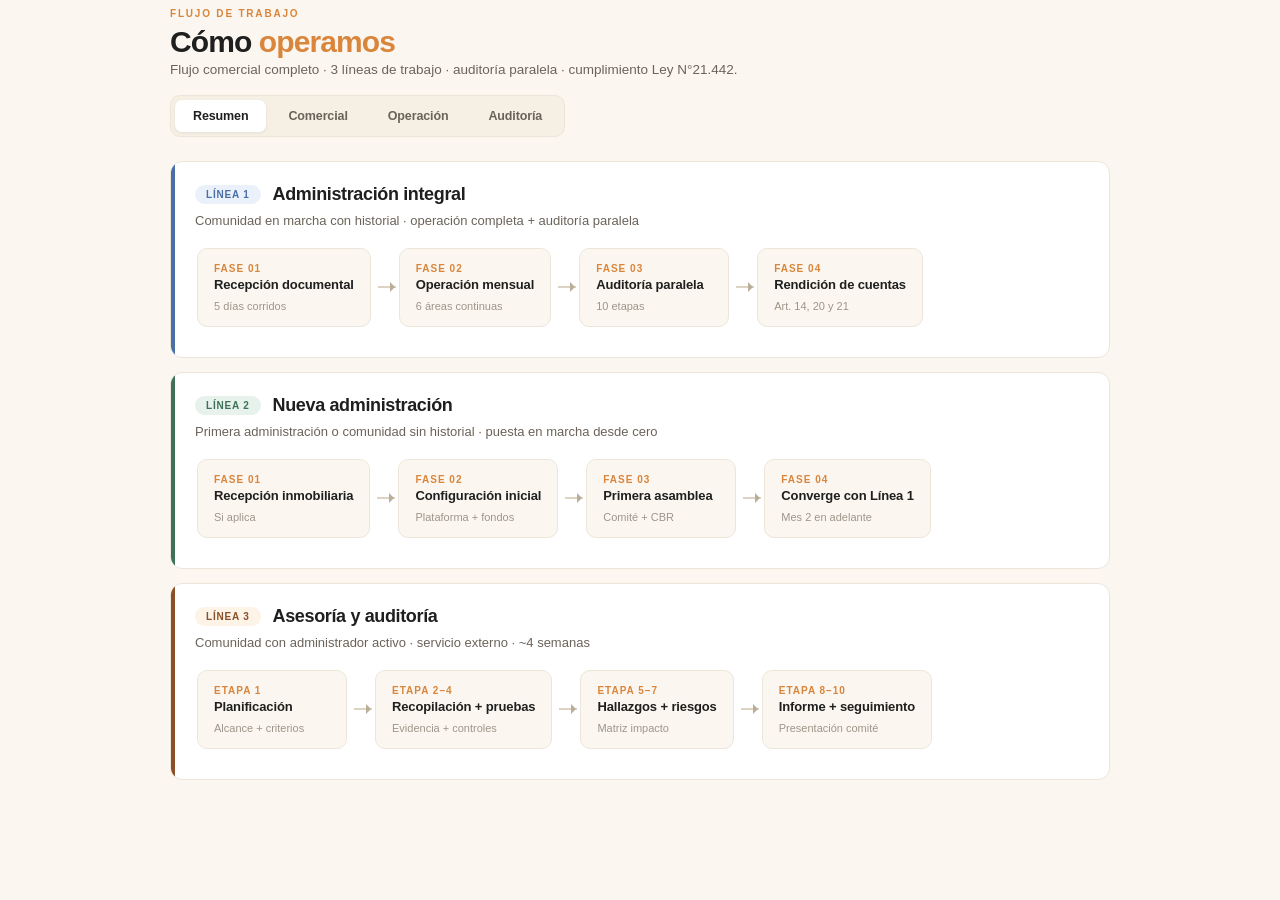
<file: modules/flujo.html>
<!DOCTYPE html>
<html lang="es">
<head>
<meta charset="UTF-8">
<meta name="viewport" content="width=device-width, initial-scale=1.0">
<title>Flujo de trabajo CoproActiva</title>
<style>
:root {
  /* Categorías funcionales — paleta tonificada al sistema cálido */
  --c-legal: #4A6FA5;
  --c-legal-bg: #EBF1FA;
  --c-legal-border: #C9DAEE;

  --c-fin: #3F7158;
  --c-fin-bg: #E8F2EC;
  --c-fin-border: #BFDDC8;

  --c-lab: #B07628;
  --c-lab-bg: #FBEFD9;
  --c-lab-border: #F0D9A6;

  --c-tec: #B84545;
  --c-tec-bg: #FBE9E9;
  --c-tec-border: #F2C9C9;

  --c-seg: #7A5BA8;
  --c-seg-bg: #F0EAFA;
  --c-seg-border: #D9CCEA;

  --c-doc: #6B6359;
  --c-doc-bg: #F5EFE4;
  --c-doc-border: #DCD3C2;

  --c-dec: #8B5028;
  --c-dec-bg: #FDF3E7;
  --c-dec-border: #F0D4A8;

  --c-l1: #4A6FA5;
  --c-l1-bg: #EBF1FA;
  --c-l2: #3F7158;
  --c-l2-bg: #E8F2EC;
  --c-l3: #8B5028;
  --c-l3-bg: #FDF3E7;

  --c-conv: #6B6359;
  --c-conv-bg: #F5EFE4;

  --c-orange: #D9853B;

  --font: 'Manrope', -apple-system, BlinkMacSystemFont, sans-serif;
  --mono: ui-monospace, SFMono-Regular, Menlo, monospace;
  --radius: 10px;
  --shadow: 0 1px 3px rgba(31,31,31,.06), 0 1px 2px rgba(31,31,31,.04);
  --shadow-md: 0 4px 14px rgba(31,31,31,.08);
}

* { box-sizing: border-box; margin: 0; padding: 0; }

body { font-family: var(--font); -webkit-font-smoothing: antialiased; background: #FBF7F0; }

/* HEADER (oculto — reemplazado por page-header en main) */
.header { display: none; }
.legend-bar { display: none; }

/* PAGE HEADER (estilo mockup) */
.page-header {
  display: flex; justify-content: space-between; align-items: flex-end;
  gap: 16px; flex-wrap: wrap;
  margin-bottom: 18px;
}
.page-eyebrow {
  font-size: 10px; font-weight: 800; letter-spacing: .18em; text-transform: uppercase;
  color: var(--c-orange); margin-bottom: 6px;
}
.page-title {
  font-size: 30px; font-weight: 800; letter-spacing: -.03em; line-height: 1.1;
  color: #1F1F1F; margin-bottom: 4px;
}
.page-title em { font-style: normal; color: var(--c-orange); }
.page-sub {
  font-size: 13.5px; color: #6B6359; font-weight: 500; max-width: 580px;
}

/* TABS (estilo mockup) */
.flujo-tabs {
  display: flex; gap: 4px;
  background: #F5EFE4;
  padding: 4px;
  border-radius: 10px;
  border: 1px solid #ECE5DA;
  margin-bottom: 24px;
  width: fit-content;
  flex-wrap: wrap;
}
.flujo-tab {
  padding: 9px 18px;
  background: transparent;
  border: none;
  font-family: var(--font);
  font-size: 12.5px;
  font-weight: 700;
  color: #6B6359;
  cursor: pointer;
  border-radius: 7px;
  letter-spacing: -.01em;
  transition: background .13s, color .13s;
}
.flujo-tab:hover { color: #1F1F1F; }
.flujo-tab.active {
  background: #fff;
  color: #1F1F1F;
  box-shadow: 0 1px 3px rgba(31,31,31,.08);
}

/* Tab panels */
.tab-panel { display: none; }
.tab-panel.active { display: block; }

/* LÍNEAS RESUMEN (estilo mockup) */
.linea-resumen-card {
  background: #fff; border: 1px solid #ECE5DA;
  border-radius: 12px;
  padding: 22px 24px;
  margin-bottom: 14px;
  position: relative; overflow: hidden;
}
.linea-resumen-card::before {
  content: ''; position: absolute; left: 0; top: 0; bottom: 0; width: 4px;
}
.linea-resumen-card.l1::before { background: var(--c-l1); }
.linea-resumen-card.l2::before { background: var(--c-l2); }
.linea-resumen-card.l3::before { background: var(--c-l3); }
.linea-resumen-head {
  display: flex; align-items: center; gap: 12px; margin-bottom: 8px;
}
.linea-resumen-pill {
  font-size: 10px; font-weight: 800; padding: 4px 11px; border-radius: 99px;
  letter-spacing: .08em; text-transform: uppercase;
}
.linea-resumen-card.l1 .linea-resumen-pill { background: var(--c-l1-bg); color: var(--c-l1); }
.linea-resumen-card.l2 .linea-resumen-pill { background: var(--c-l2-bg); color: var(--c-l2); }
.linea-resumen-card.l3 .linea-resumen-pill { background: var(--c-l3-bg); color: var(--c-l3); }
.linea-resumen-name {
  font-size: 18px; font-weight: 800; color: #1F1F1F; letter-spacing: -.02em;
}
.linea-resumen-sub {
  font-size: 13px; color: #6B6359; font-weight: 500; margin-bottom: 16px;
}
.linea-resumen-steps {
  display: flex; gap: 0; align-items: stretch;
  overflow-x: auto;
  padding: 4px 2px 8px;
}
.lr-step {
  flex: 0 0 auto;
  min-width: 150px; max-width: 200px;
  padding: 14px 16px;
  background: #FBF7F0;
  border: 1px solid #ECE5DA;
  border-radius: 10px;
  position: relative;
}
.lr-step + .lr-step { margin-left: 28px; }
.lr-step + .lr-step::before {
  content: ''; position: absolute; left: -22px; top: 50%; transform: translateY(-50%);
  width: 18px; height: 2px; background: #DCD3C2;
}
.lr-step + .lr-step::after {
  content: ''; position: absolute; left: -10px; top: 50%; transform: translateY(-50%);
  border: 5px solid transparent; border-left-color: #BAAE99; border-right: none;
}
.lr-step-num {
  font-size: 10px; font-weight: 800; color: var(--c-orange); letter-spacing: .1em;
}
.lr-step-name {
  font-size: 13px; font-weight: 800; color: #1F1F1F; letter-spacing: -.01em;
  margin-top: 3px; line-height: 1.3;
}
.lr-step-meta {
  font-size: 11px; color: #9C958A; margin-top: 6px; font-weight: 500;
}

/* MAIN */
.main { max-width: 940px; margin: 0 auto; padding: 8px 0 80px; }

/* SECTION HEADERS */
.section-block { margin-bottom: 12px; }
.section-label {
  display: flex; align-items: center; gap: 12px;
  padding: 12px 18px;
  border-radius: 12px 12px 0 0;
  font-size: 11px; font-weight: 800; letter-spacing: .1em; text-transform: uppercase;
  margin-bottom: 0;
}
.section-label.l0 { background: #1A1714; color: rgba(255,255,255,0.7); }
.section-label.l1 { background: var(--c-l1-bg); color: var(--c-l1); border: 1px solid var(--c-legal-border); border-bottom: none; }
.section-label.l2 { background: var(--c-l2-bg); color: var(--c-l2); border: 1px solid var(--c-fin-border); border-bottom: none; }
.section-label.l3 { background: var(--c-l3-bg); color: var(--c-l3); border: 1px solid var(--c-dec-border); border-bottom: none; }
.section-label.lx { background: #F5EFE4; color: #6B6359; border: 1px solid #ECE5DA; border-bottom: none; }
.line-pill {
  font-size: 10px; padding: 3px 10px; border-radius: 99px; font-weight: 800; letter-spacing: .06em;
}

/* FLOW CONTAINER */
.flow-wrap {
  border: 1px solid #ECE5DA;
  border-radius: 0 0 12px 12px;
  background: #fff;
  padding: 24px 22px;
  margin-bottom: 28px;
  display: flex; flex-direction: column; align-items: center; gap: 0;
}

/* CONNECTOR ARROW */
.arrow {
  width: 2px; height: 26px; background: #DCD3C2;
  position: relative; margin: 0 auto;
}
.arrow::after {
  content: ''; position: absolute; bottom: -6px; left: 50%; transform: translateX(-50%);
  border: 5px solid transparent; border-top-color: #BAAE99; border-bottom: none;
}
.arrow.short { height: 18px; }
.arrow.label-arrow { height: 32px; }

/* CONVERGENCE BAND */
.conv-band {
  width: 100%; padding: 10px 16px;
  background: var(--c-conv-bg); border: 1px solid #ECE5DA; border-radius: 8px;
  text-align: center; font-size: 11px; font-weight: 700; color: var(--c-conv);
  margin: 4px 0;
  letter-spacing: .02em;
}

/* STAGE NODE */
.node {
  width: 100%; border-radius: var(--radius);
  border: 1.5px solid;
  overflow: hidden;
  box-shadow: var(--shadow);
  cursor: pointer;
  transition: box-shadow .15s, transform .1s;
  position: relative;
}
.node:hover { box-shadow: var(--shadow-md); transform: translateY(-1px); }

.node-header {
  display: flex; align-items: center; gap: 10px;
  padding: 14px 16px 10px;
}
.node-type {
  font-size: 9px; font-weight: 800; letter-spacing: .12em; text-transform: uppercase;
  padding: 3px 9px; border-radius: 99px; white-space: nowrap; flex-shrink: 0;
}
.node-title {
  font-size: 14.5px; font-weight: 800; flex: 1;
  letter-spacing: -0.015em;
}
.node-sub {
  font-size: 11.5px; padding: 0 16px 12px; opacity: .75;
  font-weight: 500; line-height: 1.5;
}
.node-toggle {
  position: absolute; right: 14px; top: 14px;
  width: 22px; height: 22px; border-radius: 50%;
  background: rgba(0,0,0,.06); display: flex; align-items: center; justify-content: center;
  font-size: 12px; color: inherit; transition: transform .2s;
  flex-shrink: 0;
  font-weight: 700;
}
.node.open .node-toggle { transform: rotate(45deg); }

/* AREA PILLS ROW */
.area-pills { display: flex; flex-wrap: wrap; gap: 5px; padding: 0 16px 12px; }
.area-pill {
  font-size: 10px; padding: 3px 9px; border-radius: 99px; font-weight: 700; border: 1px solid;
  letter-spacing: .02em;
}
.pill-legal { background: var(--c-legal-bg); color: var(--c-legal); border-color: var(--c-legal-border); }
.pill-fin   { background: var(--c-fin-bg);   color: var(--c-fin);   border-color: var(--c-fin-border); }
.pill-lab   { background: var(--c-lab-bg);   color: var(--c-lab);   border-color: var(--c-lab-border); }
.pill-tec   { background: var(--c-tec-bg);   color: var(--c-tec);   border-color: var(--c-tec-border); }
.pill-seg   { background: var(--c-seg-bg);   color: var(--c-seg);   border-color: var(--c-seg-border); }
.pill-doc   { background: var(--c-doc-bg);   color: var(--c-doc);   border-color: var(--c-doc-border); }

/* DETAIL PANEL */
.detail {
  display: none; border-top: 1px solid;
  padding: 16px 16px 14px;
  font-size: 12.5px;
}
.node.open .detail { display: block; }

.detail-section { margin-bottom: 12px; }
.detail-section:last-child { margin-bottom: 0; }
.detail-label {
  font-size: 10px; font-weight: 800; letter-spacing: .1em; text-transform: uppercase;
  margin-bottom: 8px; opacity: .65;
}
.detail-list { list-style: none; display: flex; flex-direction: column; gap: 6px; }
.detail-list li {
  display: flex; align-items: flex-start; gap: 9px; line-height: 1.5;
  font-weight: 500;
}
.detail-list li::before {
  content: ''; width: 5px; height: 5px; border-radius: 50%; margin-top: 7px; flex-shrink: 0;
}
.di-legal li::before { background: var(--c-legal); }
.di-fin   li::before { background: var(--c-fin); }
.di-lab   li::before { background: var(--c-lab); }
.di-tec   li::before { background: var(--c-tec); }
.di-seg   li::before { background: var(--c-seg); }
.di-doc   li::before { background: var(--c-doc); }
.di-mix   li::before { background: #9C958A; }

/* DECISION NODE */
.decision-node {
  width: 100%;
  border: 2px solid var(--c-dec-border);
  border-radius: var(--radius);
  background: var(--c-dec-bg);
  overflow: hidden;
}
.dec-question {
  padding: 14px 16px;
  font-size: 14px; font-weight: 800; color: var(--c-dec);
  display: flex; align-items: center; gap: 8px;
  letter-spacing: -0.01em;
}
.dec-diamond { font-size: 14px; }
.dec-sub {
  font-size: 11.5px; padding: 0 16px 12px; color: var(--c-dec); opacity: .75;
  font-weight: 500;
}
.branches {
  display: grid; grid-template-columns: 1fr 1fr;
  border-top: 1px solid var(--c-dec-border);
}
.branch { padding: 14px 16px; background: white; }
.branch:first-child { border-right: 1px solid var(--c-dec-border); }
.branch-label {
  font-size: 10px; font-weight: 800; letter-spacing: .1em; text-transform: uppercase;
  margin-bottom: 8px;
}
.branch-si .branch-label { color: var(--c-fin); }
.branch-no .branch-label { color: var(--c-tec); }
.branch-list { list-style: none; display: flex; flex-direction: column; gap: 5px; }
.branch-list li {
  font-size: 11.5px; color: #3A3631; padding-left: 12px; position: relative; line-height: 1.45;
  font-weight: 500;
}
.branch-list li::before {
  content: ''; position: absolute; left: 0; top: 7px;
  width: 4px; height: 4px; border-radius: 50%; background: #BAAE99;
}
.branch-tag {
  font-size: 10px; color: #9C958A; font-style: italic; margin-top: 4px; padding-left: 12px;
  font-weight: 500;
}

/* CRITICAL BADGE */
.critical-badge {
  display: inline-flex; align-items: center; gap: 4px;
  font-size: 9px; font-weight: 800; letter-spacing: .08em; text-transform: uppercase;
  padding: 3px 8px; border-radius: 99px;
  background: var(--c-tec-bg); color: var(--c-tec); border: 1px solid var(--c-tec-border);
}

/* SLA TABLE */
.sla-table {
  width: 100%; border-collapse: collapse; font-size: 11.5px; margin-top: 8px;
  border-radius: 8px; overflow: hidden;
}
.sla-table td {
  padding: 7px 10px; border: 1px solid #ECE5DA; vertical-align: middle;
  font-weight: 500;
}
.sla-table tr:first-child td {
  background: #F5EFE4;
  font-weight: 800;
  font-size: 9.5px;
  text-transform: uppercase;
  letter-spacing: .08em;
  color: #6B6359;
}
.sla-alta  { color: var(--c-tec); font-weight: 800; }
.sla-media { color: var(--c-orange); font-weight: 800; }
.sla-baja  { color: var(--c-fin); font-weight: 800; }

/* AUDIT STEPS */
.aud-steps { display: flex; flex-direction: column; gap: 9px; }
.aud-step { display: flex; gap: 12px; align-items: flex-start; }
.aud-n {
  width: 24px; height: 24px; border-radius: 50%; flex-shrink: 0;
  background: var(--c-l3-bg); color: var(--c-l3); border: 1px solid var(--c-dec-border);
  font-size: 10px; font-weight: 800; display: flex; align-items: center; justify-content: center;
  margin-top: 1px;
}
.aud-t {
  font-size: 12.5px; font-weight: 800; color: #1F1F1F; margin-bottom: 2px;
  letter-spacing: -0.01em;
}
.aud-d {
  font-size: 11.5px; color: #6B6359; line-height: 1.5;
  font-weight: 500;
}

/* PHASE LABEL */
.phase-label {
  font-size: 10px; font-weight: 800; letter-spacing: .1em; text-transform: uppercase;
  color: #6B6359; text-align: center; padding: 6px 0 0;
}

/* PARALLEL BOX */
.parallel-wrap {
  width: 100%; display: grid; grid-template-columns: 1fr 1fr; gap: 14px; margin: 4px 0;
}
.parallel-label {
  font-size: 10px; font-weight: 800; letter-spacing: .08em; text-transform: uppercase;
  text-align: center; padding: 8px; border-radius: 8px 8px 0 0; margin-bottom: -1px;
}
.par-op  { background: var(--c-l1-bg); color: var(--c-l1); }
.par-aud { background: var(--c-l3-bg); color: var(--c-l3); }

/* NODE COLORS */
.n-legal { background: var(--c-legal-bg); border-color: var(--c-legal); }
.n-legal .node-title, .n-legal .node-toggle { color: var(--c-legal); }
.n-legal .detail { border-color: var(--c-legal-border); background: #F4F7FC; }
.n-legal .node-type { background: var(--c-legal); color: #fff; }

.n-fin { background: var(--c-fin-bg); border-color: var(--c-fin); }
.n-fin .node-title, .n-fin .node-toggle { color: var(--c-fin); }
.n-fin .detail { border-color: var(--c-fin-border); background: #F1F8F3; }
.n-fin .node-type { background: var(--c-fin); color: #fff; }

.n-lab { background: var(--c-lab-bg); border-color: var(--c-lab); }
.n-lab .node-title, .n-lab .node-toggle { color: var(--c-lab); }
.n-lab .detail { border-color: var(--c-lab-border); background: #FDF7E8; }
.n-lab .node-type { background: var(--c-lab); color: #fff; }

.n-tec { background: var(--c-tec-bg); border-color: var(--c-tec); }
.n-tec .node-title, .n-tec .node-toggle { color: var(--c-tec); }
.n-tec .detail { border-color: var(--c-tec-border); background: #FBF1F1; }
.n-tec .node-type { background: var(--c-tec); color: #fff; }

.n-seg { background: var(--c-seg-bg); border-color: var(--c-seg); }
.n-seg .node-title, .n-seg .node-toggle { color: var(--c-seg); }
.n-seg .detail { border-color: var(--c-seg-border); background: #F7F2FB; }
.n-seg .node-type { background: var(--c-seg); color: #fff; }

.n-doc { background: var(--c-doc-bg); border-color: var(--c-doc); }
.n-doc .node-title, .n-doc .node-toggle { color: var(--c-doc); }
.n-doc .detail { border-color: var(--c-doc-border); background: #FAF6EE; }
.n-doc .node-type { background: var(--c-doc); color: #fff; }

.n-mix { background: #F5EFE4; border-color: #BAAE99; }
.n-mix .node-title, .n-mix .node-toggle { color: #1F1F1F; }
.n-mix .detail { border-color: #ECE5DA; background: #FAF6EE; }
.n-mix .node-type { background: #6B6359; color: #fff; }

.n-audit { background: var(--c-l3-bg); border-color: var(--c-dec-border); border-style: dashed; }
.n-audit .node-title, .n-audit .node-toggle { color: var(--c-l3); }
.n-audit .detail { border-color: var(--c-dec-border); background: #FDF7E8; }
.n-audit .node-type { background: var(--c-l3); color: #fff; }

/* SCROLL TO TOP */
.scroll-top {
  position: fixed; bottom: 24px; right: 24px;
  background: #1A1714; color: #fff; border: none;
  width: 44px; height: 44px; border-radius: 50%;
  font-size: 18px; cursor: pointer; box-shadow: var(--shadow-md);
  display: flex; align-items: center; justify-content: center;
  transition: opacity .2s, transform 0.13s; opacity: 0; pointer-events: none;
}
.scroll-top:hover { transform: translateY(-2px); }
.scroll-top.visible { opacity: 1; pointer-events: all; }

@media (max-width: 600px) {
  .branches { grid-template-columns: 1fr; }
  .branch:first-child { border-right: none; border-bottom: 1px solid var(--c-dec-border); }
  .parallel-wrap { grid-template-columns: 1fr; }
  .header { padding: 22px 18px 18px; }
  .main { padding: 22px 14px 60px; }
  .legend-bar { padding: 10px 18px; top: 92px; }
  .header h1 { font-size: 19px; }
}
</style>
</head>
<body>

<div class="header" style="display:none">
  <div class="header-inner">
    <h1>Flujo de trabajo <b>Coproactiva</b></h1>
    <p>3 líneas de trabajo · Auditoría paralela · Ley N°21.442</p>
  </div>
</div>

<div class="legend-bar" style="display:none">
  <div>
    <div class="leg"><div class="leg-dot" style="background:var(--c-legal)"></div>Legal</div>
    <div class="leg"><div class="leg-dot" style="background:var(--c-fin)"></div>Financiero</div>
    <div class="leg"><div class="leg-dot" style="background:var(--c-lab)"></div>Laboral</div>
    <div class="leg"><div class="leg-dot" style="background:var(--c-tec)"></div>Técnico</div>
    <div class="leg"><div class="leg-dot" style="background:var(--c-seg)"></div>Seguridad</div>
    <div class="leg"><div class="leg-dot" style="background:var(--c-doc)"></div>Documental</div>
    <div class="leg" style="margin-left:auto"><div class="leg-dot" style="background:var(--c-l1)"></div>Línea 1</div>
    <div class="leg"><div class="leg-dot" style="background:var(--c-l2)"></div>Línea 2</div>
    <div class="leg"><div class="leg-dot" style="background:var(--c-l3)"></div>Línea 3</div>
  </div>
</div>

<div class="main">

<!-- PAGE HEADER -->
<div class="page-header">
  <div>
    <div class="page-eyebrow">Flujo de trabajo</div>
    <h1 class="page-title">Cómo <em>operamos</em></h1>
    <p class="page-sub">Flujo comercial completo · 3 líneas de trabajo · auditoría paralela · cumplimiento Ley N°21.442.</p>
  </div>
</div>

<!-- TABS -->
<div class="flujo-tabs">
  <button class="flujo-tab active" data-tab="resumen" onclick="setFlujoTab('resumen')">Resumen</button>
  <button class="flujo-tab" data-tab="comercial" onclick="setFlujoTab('comercial')">Comercial</button>
  <button class="flujo-tab" data-tab="operacion" onclick="setFlujoTab('operacion')">Operación</button>
  <button class="flujo-tab" data-tab="auditoria" onclick="setFlujoTab('auditoria')">Auditoría</button>
</div>

<!-- RESUMEN TAB -->
<div class="tab-panel active" data-panel="resumen">
  <div class="linea-resumen-card l1">
    <div class="linea-resumen-head">
      <span class="linea-resumen-pill">Línea 1</span>
      <span class="linea-resumen-name">Administración integral</span>
    </div>
    <div class="linea-resumen-sub">Comunidad en marcha con historial · operación completa + auditoría paralela</div>
    <div class="linea-resumen-steps">
      <div class="lr-step"><div class="lr-step-num">FASE 01</div><div class="lr-step-name">Recepción documental</div><div class="lr-step-meta">5 días corridos</div></div>
      <div class="lr-step"><div class="lr-step-num">FASE 02</div><div class="lr-step-name">Operación mensual</div><div class="lr-step-meta">6 áreas continuas</div></div>
      <div class="lr-step"><div class="lr-step-num">FASE 03</div><div class="lr-step-name">Auditoría paralela</div><div class="lr-step-meta">10 etapas</div></div>
      <div class="lr-step"><div class="lr-step-num">FASE 04</div><div class="lr-step-name">Rendición de cuentas</div><div class="lr-step-meta">Art. 14, 20 y 21</div></div>
    </div>
  </div>

  <div class="linea-resumen-card l2">
    <div class="linea-resumen-head">
      <span class="linea-resumen-pill">Línea 2</span>
      <span class="linea-resumen-name">Nueva administración</span>
    </div>
    <div class="linea-resumen-sub">Primera administración o comunidad sin historial · puesta en marcha desde cero</div>
    <div class="linea-resumen-steps">
      <div class="lr-step"><div class="lr-step-num">FASE 01</div><div class="lr-step-name">Recepción inmobiliaria</div><div class="lr-step-meta">Si aplica</div></div>
      <div class="lr-step"><div class="lr-step-num">FASE 02</div><div class="lr-step-name">Configuración inicial</div><div class="lr-step-meta">Plataforma + fondos</div></div>
      <div class="lr-step"><div class="lr-step-num">FASE 03</div><div class="lr-step-name">Primera asamblea</div><div class="lr-step-meta">Comité + CBR</div></div>
      <div class="lr-step"><div class="lr-step-num">FASE 04</div><div class="lr-step-name">Converge con Línea 1</div><div class="lr-step-meta">Mes 2 en adelante</div></div>
    </div>
  </div>

  <div class="linea-resumen-card l3">
    <div class="linea-resumen-head">
      <span class="linea-resumen-pill">Línea 3</span>
      <span class="linea-resumen-name">Asesoría y auditoría</span>
    </div>
    <div class="linea-resumen-sub">Comunidad con administrador activo · servicio externo · ~4 semanas</div>
    <div class="linea-resumen-steps">
      <div class="lr-step"><div class="lr-step-num">ETAPA 1</div><div class="lr-step-name">Planificación</div><div class="lr-step-meta">Alcance + criterios</div></div>
      <div class="lr-step"><div class="lr-step-num">ETAPA 2–4</div><div class="lr-step-name">Recopilación + pruebas</div><div class="lr-step-meta">Evidencia + controles</div></div>
      <div class="lr-step"><div class="lr-step-num">ETAPA 5–7</div><div class="lr-step-name">Hallazgos + riesgos</div><div class="lr-step-meta">Matriz impacto</div></div>
      <div class="lr-step"><div class="lr-step-num">ETAPA 8–10</div><div class="lr-step-name">Informe + seguimiento</div><div class="lr-step-meta">Presentación comité</div></div>
    </div>
  </div>
</div>

<!-- ══════════════════════════════════════════
     SECCIÓN 0 — FLUJO COMERCIAL
══════════════════════════════════════════ -->
<div class="section-block tab-panel" data-panel="comercial">
  <div class="section-label l0">
    <span class="line-pill" style="background:#2A2520;color:rgba(255,255,255,0.85)">0</span>
    Flujo comercial — desde el prospecto hasta la firma del contrato
  </div>
  <div class="flow-wrap">

    <div class="node n-doc" onclick="toggle(this)">
      <div class="node-header">
        <span class="node-type">Etapa 1</span>
        <span class="node-title">Prospecto / Lead</span>
        <span class="node-toggle">+</span>
      </div>
      <div class="node-sub">Registro en CRM · primer contacto con el comité</div>
      <div class="area-pills"><span class="area-pill pill-doc">Documental</span></div>
      <div class="detail">
        <div class="detail-section">
          <div class="detail-label">Acciones</div>
          <ul class="detail-list di-doc">
            <li>Registrar prospecto en CRM con datos de la comunidad y contacto del comité</li>
            <li>Respuesta al primer contacto en menos de 24 horas</li>
            <li>Agendar reunión de levantamiento de necesidades con el comité</li>
            <li>Envío de información inicial sobre los servicios de CoproActiva</li>
          </ul>
        </div>
      </div>
    </div>

    <div class="arrow"></div>

    <div class="node n-mix" onclick="toggle(this)">
      <div class="node-header">
        <span class="node-type">Etapa 2</span>
        <span class="node-title">Diagnóstico preliminar</span>
        <span class="node-toggle">+</span>
      </div>
      <div class="node-sub">Checklist con el comité · 6 áreas evaluadas</div>
      <div class="area-pills">
        <span class="area-pill pill-legal">Legal</span>
        <span class="area-pill pill-fin">Financiero</span>
        <span class="area-pill pill-lab">Laboral</span>
        <span class="area-pill pill-tec">Técnico</span>
        <span class="area-pill pill-seg">Seguridad</span>
        <span class="area-pill pill-doc">Documental</span>
      </div>
      <div class="detail">
        <div class="detail-section">
          <div class="detail-label">Propósito</div>
          <ul class="detail-list di-mix">
            <li>Evaluar el estado actual de la comunidad para construir una propuesta fundamentada</li>
            <li>La información se levanta con el comité de administración o representante de la inmobiliaria</li>
            <li>El diagnóstico define qué línea de trabajo se activará tras la firma del contrato</li>
          </ul>
        </div>
        <div class="detail-section">
          <div class="detail-label">Áreas evaluadas con checklist</div>
          <ul class="detail-list di-mix">
            <li><strong>Legal:</strong> Reglamento de copropiedad, constitución del comité, actas, inscripciones CBR</li>
            <li><strong>Financiero:</strong> Estado de cuentas, fondos, morosidad, rendiciones históricas</li>
            <li><strong>Laboral:</strong> Personal contratado, contratos vigentes, cotizaciones, F30</li>
            <li><strong>Técnico:</strong> Mantenciones vigentes, certificaciones (ascensores, gas), garantías</li>
            <li><strong>Seguridad:</strong> Plan de emergencia, seguros de incendio, extintores</li>
            <li><strong>Documental:</strong> Estado del archivo, claves de acceso, plataformas</li>
          </ul>
        </div>
        <div class="detail-section">
          <div class="detail-label">Resultado del diagnóstico</div>
          <ul class="detail-list di-mix">
            <li>Mapa de brechas por área que guía el plan de trabajo y los honorarios</li>
            <li>Definición de línea de trabajo a activar: Línea 1, 2 o 3</li>
          </ul>
        </div>
      </div>
    </div>

    <div class="arrow"></div>

    <div class="node n-doc" onclick="toggle(this)">
      <div class="node-header">
        <span class="node-type">Etapa 3</span>
        <span class="node-title">Propuesta comercial</span>
        <span class="node-toggle">+</span>
      </div>
      <div class="node-sub">Plan de trabajo + honorarios · contrato específico según servicio</div>
      <div class="area-pills"><span class="area-pill pill-doc">Documental</span></div>
      <div class="detail">
        <div class="detail-section">
          <div class="detail-label">Contenido de la propuesta</div>
          <ul class="detail-list di-doc">
            <li>Plan de trabajo basado en las brechas detectadas en el diagnóstico</li>
            <li>Cronograma de regularización por área</li>
            <li>Estructura de honorarios y condiciones de servicio</li>
            <li>Línea de trabajo propuesta: administración integral, nueva administración o asesoría/auditoría</li>
            <li>Contrato específico según servicio: administración integral y nueva administración mínimo 12 meses · asesoría por duración del servicio (aprox. 4 semanas)</li>
          </ul>
        </div>
      </div>
    </div>

    <div class="arrow"></div>

    <div class="decision-node">
      <div class="dec-question"><span class="dec-diamond">◆</span> Decisión 1 — ¿Acepta la propuesta el comité?</div>
      <div class="dec-sub">El comité evalúa y responde dentro del plazo definido</div>
      <div class="branches">
        <div class="branch branch-si">
          <div class="branch-label">Sí — firma del contrato</div>
          <ul class="branch-list">
            <li>Firma del contrato de administración con el comité</li>
            <li>Contrato específico según línea de trabajo activada</li>
            <li>Nombramiento en escritura pública (Art. 18 Ley 21.442)</li>
            <li>Entrega kit de bienvenida a la comunidad</li>
            <li>Activar línea de trabajo correspondiente</li>
          </ul>
        </div>
        <div class="branch branch-no">
          <div class="branch-label">No — negociar o cerrar</div>
          <ul class="branch-list">
            <li>Ajustar propuesta si hay margen (alcance u honorarios)</li>
            <li>Seguimiento a los 5 días</li>
            <li>Si definitivo: registrar pérdida en CRM</li>
            <li>Correo de cierre cordial</li>
            <li>Nurturing mensual hasta 6 meses</li>
          </ul>
        </div>
      </div>
    </div>

    <div class="arrow"></div>
    <div class="conv-band">Contrato firmado → se activa la línea de trabajo según diagnóstico</div>
    <div class="arrow"></div>

    <div class="decision-node">
      <div class="dec-question"><span class="dec-diamond">◆</span> Decisión 2 — ¿Qué línea de trabajo se activa?</div>
      <div class="dec-sub">Determinado por el diagnóstico preliminar</div>
      <div class="branches" style="grid-template-columns:1fr 1fr 1fr">
        <div class="branch branch-si" style="border-right:1px solid var(--c-dec-border)">
          <div class="branch-label" style="color:var(--c-l1)">Línea 1 · Admin. integral</div>
          <ul class="branch-list">
            <li>Comunidad en marcha con historial</li>
            <li>Traspaso documental del comité</li>
            <li>Operación completa + auditoría paralela</li>
          </ul>
        </div>
        <div class="branch branch-si" style="border-right:1px solid var(--c-dec-border)">
          <div class="branch-label" style="color:var(--c-l2)">Línea 2 · Nueva admin.</div>
          <ul class="branch-list">
            <li>Primera administración o sin historial</li>
            <li>Puesta en marcha desde cero</li>
            <li>Recepción inmobiliaria si aplica</li>
          </ul>
        </div>
        <div class="branch branch-no">
          <div class="branch-label" style="color:var(--c-l3)">Línea 3 · Auditoría</div>
          <ul class="branch-list">
            <li>Comunidad con administrador activo</li>
            <li>Solo diagnóstico y asesoría externa</li>
            <li>No asume la administración</li>
          </ul>
        </div>
      </div>
    </div>

  </div>
</div>

<!-- ══════════════════════════════════════════
     SECCIÓN 1 — LÍNEA 1: ADMINISTRACIÓN INTEGRAL
══════════════════════════════════════════ -->
<div class="section-block tab-panel" data-panel="operacion">
  <div class="section-label l1">
    <span class="line-pill" style="background:var(--c-l1);color:#fff">Línea 1</span>
    Administración integral de edificios y condominios — comunidad en marcha
  </div>
  <div class="flow-wrap">

    <div class="node n-mix" onclick="toggle(this)">
      <div class="node-header">
        <span class="node-type">Fase 1</span>
        <span class="node-title">Recepción documental del comité</span>
        <span class="node-toggle">+</span>
      </div>
      <div class="node-sub">Listado entregado al comité previo a la firma como anexo del contrato · plazo de entrega: 5 días corridos desde la firma</div>
      <div class="area-pills">
        <span class="area-pill pill-legal">Legal</span><span class="area-pill pill-fin">Financiero</span>
        <span class="area-pill pill-lab">Laboral</span><span class="area-pill pill-tec">Técnico</span>
        <span class="area-pill pill-seg">Seguridad</span><span class="area-pill pill-doc">Documental</span>
      </div>
      <div class="detail">
        <div class="detail-section" style="background:var(--c-legal-bg);border:1px solid var(--c-legal-border);border-radius:8px;padding:12px 14px;margin-bottom:14px">
          <div class="detail-label" style="color:var(--c-legal)">Nota — previo a la firma del contrato</div>
          <ul class="detail-list di-legal">
            <li>En la reunión de presentación de la propuesta se entrega al comité el listado completo de documentos requeridos por área</li>
            <li>Este listado se incorpora como anexo del contrato</li>
            <li>El comité es responsable de recopilar y entregar los antecedentes dentro de los 5 días corridos desde la firma</li>
            <li>La reunión de recepción se realiza solo con el comité de administración</li>
          </ul>
        </div>
        <div class="detail-section">
          <div class="detail-label" style="color:var(--c-legal)">Legal</div>
          <ul class="detail-list di-legal">
            <li>Reglamento de copropiedad en escritura pública y modificaciones</li>
            <li>Certificado de inscripción del reglamento en CBR</li>
            <li>Reglamento interno vigente</li>
            <li>Libro de actas y actas históricas</li>
            <li>Acta de asamblea de designación del comité vigente</li>
            <li>Certificado de copropiedad DOM · permiso de edificación · recepción final de obras</li>
            <li>Razón social · RUT · dirección · comuna · manzana y predio SII</li>
            <li>Certificado Condominio Interés Público o Viviendas Sociales — si aplica</li>
          </ul>
        </div>
        <div class="detail-section">
          <div class="detail-label" style="color:var(--c-fin)">Financiero</div>
          <ul class="detail-list di-fin">
            <li>Cuenta corriente del condominio · acceso portal bancario</li>
            <li>Tablas de prorrateo — derechos y cuotas por unidad</li>
            <li>Informe de morosidad por unidad · historial de pagos</li>
            <li>Rendición de cuentas del período anterior</li>
            <li>Conciliación bancaria del último período</li>
            <li>Composición de saldos por fondo</li>
            <li>Detalle de cobros de obligaciones económicas por unidad</li>
          </ul>
        </div>
        <div class="detail-section">
          <div class="detail-label" style="color:var(--c-lab)">Laboral</div>
          <ul class="detail-list di-lab">
            <li>Contratos y anexos · AFP · salud · AFC · cargas familiares · seguro de vida por trabajador</li>
            <li>Finiquitos ratificados de trabajadores no vigentes · contingencias activas si no existe</li>
            <li>Control de asistencia · registro de vacaciones tomadas y pendientes</li>
            <li>F30 del condominio — antecedentes laborales y previsionales</li>
            <li>F30-1 de empresas externas y subcontratistas vigentes</li>
            <li>Comprobantes de cotizaciones Previred — últimos 12 meses</li>
            <li>Liquidaciones de sueldo — últimas 12 por trabajador firmadas</li>
            <li>Matriz IPER · Protocolo Ley Karin · RIOHS (si hay 10 o más trabajadores)</li>
            <li>ODI · adhesión organismo Ley 16.744 · Seguro de vida del personal vigente</li>
            <li>Certificación OS-10 — según funciones reales del trabajador</li>
          </ul>
        </div>
        <div class="detail-section">
          <div class="detail-label" style="color:var(--c-tec)">Técnico</div>
          <ul class="detail-list di-tec">
            <li>Planos arquitectónicos · planos de instalaciones · especificaciones técnicas</li>
            <li>Carpeta de ascensores — certificación · carpeta cero · manuales · si aplica</li>
            <li>Carpeta de instalaciones y equipamiento — manuales y fichas técnicas</li>
            <li>Certificación de gases SEC — si aplica</li>
            <li>Garantías vigentes del constructor o inmobiliaria — si aplica</li>
            <li>Listado de proveedores y subcontratistas del proyecto original — si aplica</li>
          </ul>
        </div>
        <div class="detail-section">
          <div class="detail-label" style="color:var(--c-seg)">Seguridad</div>
          <ul class="detail-list di-seg">
            <li>Plan de emergencia y evacuación — incluye unidades con condiciones especiales</li>
            <li>Póliza de seguro de incendio vigente</li>
            <li>Certificación de extintores vigente</li>
            <li>Certificación red húmeda y seca — si aplica</li>
          </ul>
        </div>
        <div class="detail-section">
          <div class="detail-label" style="color:var(--c-doc)">Documental — claves de acceso</div>
          <ul class="detail-list di-doc">
            <li>Claves organismos públicos — SII · Dirección del Trabajo</li>
            <li>Claves previsionales — Previred · portal licencias · AFC</li>
            <li>Claves operativas — plataforma de gestión · correo principal y secundario</li>
            <li>Claves corrientes débiles — CCTV · alarmas · portones</li>
            <li>Registro de copropietarios y residentes</li>
          </ul>
        </div>
      </div>
    </div>

    <div class="arrow"></div>
    <div class="conv-band">Inicio de dos líneas paralelas: Operación mensual + Auditoría</div>
    <div class="arrow"></div>

    <div class="parallel-wrap">
      <div>
        <div class="parallel-label par-op">Operación mensual continua</div>

        <div class="node n-fin" onclick="toggle(this)" style="border-radius:0 var(--radius) var(--radius) var(--radius)">
          <div class="node-header">
            <span class="node-type">Financiero</span>
            <span class="node-title">Gestión financiera</span>
            <span class="node-toggle">+</span>
          </div>
          <div class="node-sub">Ciclo mensual de ingresos, egresos y fondos</div>
          <div class="detail">
            <div class="detail-section">
              <div class="detail-label">Ingresos</div>
              <ul class="detail-list di-fin">
                <li>Emitir boletines de cobro por unidad según tabla de prorrateo</li>
                <li>Registro actualizado de pagos, saldos y deudas por unidad y fondo</li>
                <li>Certificados de estado de deuda (Art. 20 Ley 21.442)</li>
                <li>Informar al comité acciones de cobro a morosos</li>
              </ul>
            </div>
            <div class="detail-section">
              <div class="detail-label">Egresos</div>
              <ul class="detail-list di-fin">
                <li>Servicios básicos de bienes comunes: luz · agua · gas con comprobantes</li>
                <li>Remuneraciones, cotizaciones previsionales y seguros del personal</li>
                <li>Proveedores: mantenciones y servicios con verificadores de gasto y facturas</li>
                <li>Seguros de incendio y catástrofe de espacios comunes: pago de prima y renovación anual</li>
              </ul>
            </div>
            <div class="detail-section">
              <div class="detail-label">Fondos y control</div>
              <ul class="detail-list di-fin">
                <li>Mantener y custodiar fondo de reserva para gastos imprevistos</li>
                <li>Administrar fondo operacional mensual de gastos corrientes</li>
                <li>Conciliación bancaria mensual con cartolas adjuntas</li>
                <li>Balance ingresos/egresos detallado para el comité (Art. 21)</li>
              </ul>
            </div>
          </div>
        </div>

        <div class="arrow short"></div>

        <div class="node n-lab" onclick="toggle(this)">
          <div class="node-header">
            <span class="node-type">Laboral</span>
            <span class="node-title">Gestión laboral</span>
            <span class="node-toggle">+</span>
          </div>
          <div class="node-sub">Ciclo mensual del empleador</div>
          <div class="detail">
            <div class="detail-section">
              <div class="detail-label">Ciclo mensual</div>
              <ul class="detail-list di-lab">
                <li>Liquidaciones de sueldo y pago de cotizaciones vía Previred</li>
                <li>F29 / F30 mensual — 12 últimos siempre disponibles</li>
                <li>F30-1 para empresas externas y subcontratistas</li>
                <li>Registro de licencias médicas, vacaciones y cargas familiares</li>
              </ul>
            </div>
            <div class="detail-section">
              <div class="detail-label">Marco normativo</div>
              <ul class="detail-list di-lab">
                <li>RIOHS · ODI · adhesión a organismos · directiva de funcionamiento</li>
                <li>Autorización de jornada excepcional (DT) cuando aplica</li>
                <li>DS44 y Ley Karin: protocolos vigentes y actualizados</li>
              </ul>
            </div>
          </div>
        </div>

        <div class="arrow short"></div>

        <div class="node n-tec" onclick="toggle(this)">
          <div class="node-header">
            <span class="node-type">Técnico</span>
            <span class="node-title">Gestión técnica y mantenciones</span>
            <span class="node-toggle">+</span>
          </div>
          <div class="node-sub">Plan preventivo + protocolo de incidencias con SLA</div>
          <div class="detail">
            <div class="detail-section">
              <div class="detail-label">Mantenciones preventivas</div>
              <table class="sla-table">
                <tr><td>Sistema</td><td>Mantención / Acción</td><td>Frecuencia</td></tr>
                <tr><td rowspan="2"><strong>Ascensores</strong></td><td>Mantención preventiva</td><td>Mensual</td></tr>
                <tr><td>Certificación MINVU (Ley 20.296)</td><td>Cada 1–2 años</td></tr>
                <tr><td rowspan="3"><strong>Calderas</strong></td><td>Mantención preventiva</td><td>Mensual</td></tr>
                <tr><td>Revisión de seguridad (válvulas y manómetros)</td><td>Anual</td></tr>
                <tr><td>Prueba hidráulica (certificación)</td><td>Cada 3 años</td></tr>
                <tr><td><strong>Grupo electrógeno</strong></td><td>Mantención preventiva</td><td>Mensual</td></tr>
                <tr><td rowspan="2"><strong>Bombas de agua</strong></td><td>Revisión técnica</td><td>Mensual</td></tr>
                <tr><td>Limpieza de estanques</td><td>Anual</td></tr>
                <tr><td><strong>Red húmeda y seca</strong></td><td>Revisión y prueba</td><td>Semestral</td></tr>
                <tr><td><strong>Extintores</strong></td><td>Mantención y recarga</td><td>Anual</td></tr>
                <tr><td><strong>Portones automáticos</strong></td><td>Mantención preventiva</td><td>Mensual / Bimestral</td></tr>
                <tr><td><strong>Gas (sello verde)</strong></td><td>Certificación TC6 (SEC)</td><td>Cada 2 años</td></tr>
                <tr><td rowspan="2"><strong>Climatización y extracción</strong></td><td>Extractores de aire</td><td>Trimestral</td></tr>
                <tr><td>Aire acondicionado</td><td>Semestral</td></tr>
                <tr><td rowspan="2"><strong>Piscina</strong></td><td>Temporada alta</td><td>Diaria / Semanal</td></tr>
                <tr><td>Temporada baja</td><td>Quincenal</td></tr>
                <tr><td><strong>CCTV y control de accesos</strong></td><td>Revisión técnica</td><td>Trimestral</td></tr>
                <tr><td><strong>Citofonía</strong></td><td>Revisión y mantención</td><td>Semestral</td></tr>
                <tr><td><strong>Cierres perimetrales</strong></td><td>Revisión y mantención</td><td>Trimestral</td></tr>
                <tr><td><strong>Shafts / ductos de basura</strong></td><td>Limpieza y mantención</td><td>Semestral</td></tr>
                <tr><td><strong>Techumbres y canaletas</strong></td><td>Inspección y limpieza</td><td>Anual</td></tr>
                <tr><td><strong>Pintura fachada</strong></td><td>Mantención y pintura</td><td>Cada 3–5 años</td></tr>
                <tr><td rowspan="4"><strong>Jardín y áreas verdes</strong></td><td>Mantención de jardín</td><td>Semanal</td></tr>
                <tr><td>Poda de árboles</td><td>Anual</td></tr>
                <tr><td>Sistema de riego automático</td><td>Trimestral</td></tr>
                <tr><td>Control de plagas</td><td>Bimensual</td></tr>
                <tr><td><strong>Aseo áreas comunes</strong></td><td>Limpieza general</td><td>Diario</td></tr>
                <tr><td><strong>Plan de emergencia</strong></td><td>Actualización y simulacros</td><td>Anual</td></tr>
              </table>
            </div>
            <div class="detail-section">
              <div class="detail-label">SLA de incidencias</div>
              <table class="sla-table">
                <tr><td>Urgencia</td><td>Descripción</td><td>Respuesta</td></tr>
                <tr><td class="sla-alta">Alta</td><td>Riesgo de vida o daño estructural</td><td class="sla-alta">&lt; 2h</td></tr>
                <tr><td class="sla-media">Media</td><td>Servicios esenciales afectados</td><td class="sla-media">&lt; 24h</td></tr>
                <tr><td class="sla-baja">Baja</td><td>Mantención no urgente</td><td class="sla-baja">&lt; 5 días</td></tr>
              </table>
            </div>
            <div class="detail-section">
              <div class="detail-label">Proveedores</div>
              <ul class="detail-list di-tec">
                <li>Registro actualizado de proveedores con ejecutivos de cuenta</li>
                <li>Contratos de servicios vigentes con bitácoras de mantención por sistema</li>
                <li>Comprobantes de pago y pólizas de seguro de contratistas</li>
              </ul>
            </div>
          </div>
        </div>

        <div class="arrow short"></div>

        <div class="node n-seg" onclick="toggle(this)">
          <div class="node-header">
            <span class="node-type">Seguridad</span>
            <span class="node-title">Gestión de seguridad</span>
            <span class="node-toggle">+</span>
          </div>
          <div class="node-sub">DS44 · seguros · emergencias</div>
          <div class="detail">
            <div class="detail-section">
              <ul class="detail-list di-seg">
                <li>Plan de emergencia y evacuación actualizado anualmente</li>
                <li>Simulacros realizados con registro de participación</li>
                <li>Póliza de seguro de incendio y todo riesgo de bienes comunes vigente</li>
                <li>Supervisar operatividad de CCTV · portones · control de acceso</li>
                <li>Protocolo Ley Karin vigente y comunicado al personal</li>
              </ul>
            </div>
          </div>
        </div>

        <div class="arrow short"></div>

        <div class="node n-legal" onclick="toggle(this)">
          <div class="node-header">
            <span class="node-type">Legal</span>
            <span class="node-title">Gestión comunitaria y asambleas</span>
            <span class="node-toggle">+</span>
          </div>
          <div class="node-sub">Comité · asamblea · reglamento · convivencia</div>
          <div class="detail">
            <div class="detail-section">
              <div class="detail-label">Comité de administración (mensual)</div>
              <ul class="detail-list di-legal">
                <li>Convocar y presidir reunión mensual del comité (Art. 21)</li>
                <li>Presentar rendición: balance · egresos · cartolas bancarias</li>
                <li>Documentación disponible 24h antes de la sesión (Art. 21)</li>
                <li>Informar gestiones de cobro a morosos (Art. 20 inc. 4)</li>
              </ul>
            </div>
            <div class="detail-section">
              <div class="detail-label">Asamblea de copropietarios</div>
              <ul class="detail-list di-legal">
                <li>Convocatoria formal con documentos 24h antes</li>
                <li>Sesión ordinaria o extraordinaria según corresponda</li>
                <li>Votación del balance anual (Art. 14)</li>
                <li>Reducción a escritura pública si hay acuerdos que lo requieran</li>
              </ul>
            </div>
            <div class="detail-section">
              <div class="detail-label">Reglamento y convivencia</div>
              <ul class="detail-list di-legal">
                <li>Velar por cumplimiento del reglamento de copropiedad y reglamento interno</li>
                <li>Aplicar multas y sanciones conforme al reglamento</li>
                <li>Mantener libro de actas actualizado con todos los acuerdos</li>
              </ul>
            </div>
          </div>
        </div>

      </div>

      <div>
        <div class="parallel-label par-aud">Auditoría paralela — Línea 3 aplicada a Línea 1</div>

        <div class="node n-audit" onclick="toggle(this)" style="border-radius:0 var(--radius) var(--radius) var(--radius)">
          <div class="node-header">
            <span class="node-type">Auditoría</span>
            <span class="node-title">Proceso de auditoría en 10 etapas</span>
            <span class="node-toggle">+</span>
          </div>
          <div class="node-sub">Corre en paralelo con Línea 1 desde la firma · propósito: regularizar y reducir riesgos · no aplica en Línea 2 (comunidad nueva)</div>
          <div class="detail">
            <div class="aud-steps">
              <div class="aud-step"><div class="aud-n">1</div><div class="aud-body"><div class="aud-t">5.1 Planificación</div><div class="aud-d">Definir período, áreas, marco de criterios (Ley 21.442, DS44, Ley Karin, reglamento, contratos) y checklist de cumplimiento.</div></div></div>
              <div class="aud-step"><div class="aud-n">2</div><div class="aud-body"><div class="aud-t">5.2 Recopilación de información</div><div class="aud-d">Solicitar al comité: cartolas, rendiciones, contratos, cotizaciones, pólizas, bitácoras. Validar integridad: existencia, completitud, coherencia.</div></div></div>
              <div class="aud-step"><div class="aud-n">3</div><div class="aud-body"><div class="aud-t">5.3 Evaluación del control interno</div><div class="aud-d">Analizar autorización de gastos, segregación de funciones, registro oportuno, control de ingresos y egresos.</div></div></div>
              <div class="aud-step"><div class="aud-n">4</div><div class="aud-body"><div class="aud-t">5.4 Pruebas de auditoría</div><div class="aud-d">Conciliación bancaria · validación de egresos e ingresos · revisión de rendiciones · verificación laboral (F30, contratos) · contratos y mantenciones.</div></div></div>
              <div class="aud-step"><div class="aud-n">5</div><div class="aud-body"><div class="aud-t">5.5 Identificación de hallazgos</div><div class="aud-d">Comparar condición observada vs. criterio. Incluye incumplimientos, falta de respaldo, debilidades de control.</div></div></div>
              <div class="aud-step"><div class="aud-n">6</div><div class="aud-body"><div class="aud-t">5.6 Documentación de hallazgos</div><div class="aud-d">Por hallazgo: descripción · criterio · causa raíz · efecto/impacto · recomendación · responsable · plazo.</div></div></div>
              <div class="aud-step"><div class="aud-n">7</div><div class="aud-body"><div class="aud-t">5.7 Evaluación de riesgos</div><div class="aud-d">Matriz impacto × probabilidad. Dimensiones: normativo, económico, operacional.</div></div></div>
              <div class="aud-step"><div class="aud-n">8</div><div class="aud-body"><div class="aud-t">5.8 Informe de auditoría</div><div class="aud-d">Resumen ejecutivo · alcance · criterios · hallazgos priorizados · recomendaciones específicas.</div></div></div>
              <div class="aud-step"><div class="aud-n">9</div><div class="aud-body"><div class="aud-t">5.9 Presentación al comité</div><div class="aud-d">Exposición de hallazgos críticos, dimensionamiento de riesgos, acuerdos de implementación.</div></div></div>
              <div class="aud-step"><div class="aud-n">S</div><div class="aud-body"><div class="aud-t">5.10 Seguimiento (opcional)</div><div class="aud-d">Verificar implementación: cerrado / en proceso / no implementado. Genera informe de seguimiento.</div></div></div>
            </div>
            <div style="margin-top:14px;padding:10px 12px;background:rgba(139,80,40,.08);border-radius:8px;font-size:11.5px;color:var(--c-l3);font-weight:500;line-height:1.5">
              Los hallazgos se retroalimentan directamente a la operación como ítems de regularización sin detener la gestión cotidiana.
            </div>
          </div>
        </div>

      </div>
    </div>

    <div class="arrow"></div>

    <div class="node n-fin" onclick="toggle(this)">
      <div class="node-header">
        <span class="node-type">Financiero</span>
        <span class="node-title">Rendición de cuentas</span>
        <span class="node-toggle">+</span>
      </div>
      <div class="node-sub">Art. 14, 20 y 21 Ley N°21.442 · mensual al comité · anual en asamblea</div>
      <div class="area-pills"><span class="area-pill pill-fin">Financiero</span><span class="area-pill pill-legal">Legal</span><span class="area-pill pill-doc">Documental</span></div>
      <div class="detail">
        <div class="detail-section">
          <div class="detail-label">Contenido mínimo (Art. 14 y 21)</div>
          <ul class="detail-list di-fin">
            <li>Cuenta documentada: balance de ingresos y egresos con verificadores de cada gasto</li>
            <li>Detalle de remuneraciones y pagos de seguridad social</li>
            <li>Saldo de caja: cartolas de todas las cuentas corrientes adjuntas</li>
            <li>Respaldo de certificaciones y seguros contratados</li>
            <li>Documentación disponible 24h antes de la sesión del comité o asamblea</li>
          </ul>
        </div>
        <div class="detail-section">
          <div class="detail-label">Proceso de aprobación (Art. 14)</div>
          <ul class="detail-list di-fin">
            <li>Comité somete balance a votación</li>
            <li>Si hay observaciones: administrador responde en 15 días hábiles</li>
            <li>Nueva sesión o consulta escrita hasta aprobación definitiva</li>
          </ul>
        </div>
      </div>
    </div>

  </div>
</div>

<!-- ══════════════════════════════════════════
     SECCIÓN 2 — LÍNEA 2: NUEVA ADMINISTRACIÓN
══════════════════════════════════════════ -->
<div class="section-block tab-panel" data-panel="operacion">
  <div class="section-label l2">
    <span class="line-pill" style="background:var(--c-l2);color:#fff">Línea 2</span>
    Nueva administración — primera administración o comunidad sin historial
  </div>
  <div class="flow-wrap">

    <div class="node n-doc" onclick="toggle(this)">
      <div class="node-header">
        <span class="node-type">Fase 1</span>
        <span class="node-title">Recepción inmobiliaria (si aplica)</span>
        <span class="node-toggle">+</span>
      </div>
      <div class="node-sub">Solo para comunidades nuevas · con representante de la inmobiliaria</div>
      <div class="area-pills"><span class="area-pill pill-legal">Legal</span><span class="area-pill pill-tec">Técnico</span><span class="area-pill pill-seg">Seguridad</span><span class="area-pill pill-doc">Documental</span></div>
      <div class="detail">
        <div class="detail-section">
          <ul class="detail-list di-mix">
            <li>Primer reglamento de copropiedad original</li>
            <li>Permiso de edificación · recepción final DOM · certificado de acogimiento al régimen</li>
            <li>Carpeta cero de ascensores · certificaciones de gas · planos y manuales de instalaciones</li>
            <li>Póliza de seguro de incendio inicial y plan de emergencia</li>
            <li>Listado de proveedores y subcontratistas del proyecto</li>
            <li>Garantías vigentes del constructor</li>
            <li>Tabla de prorrateo inicial: derechos y cuotas de obligaciones económicas por unidad</li>
          </ul>
        </div>
      </div>
    </div>

    <div class="arrow"></div>

    <div class="node n-doc" onclick="toggle(this)">
      <div class="node-header">
        <span class="node-type">Fase 2</span>
        <span class="node-title">Configuración inicial de sistemas</span>
        <span class="node-toggle">+</span>
      </div>
      <div class="node-sub">Plataforma · registros · fondos · proveedores · personal</div>
      <div class="area-pills"><span class="area-pill pill-fin">Financiero</span><span class="area-pill pill-lab">Laboral</span><span class="area-pill pill-doc">Documental</span></div>
      <div class="detail">
        <div class="detail-section">
          <ul class="detail-list di-doc">
            <li>Configurar comunidad en plataforma de gestión: unidades, tipos, prorrateadores</li>
            <li>Levantar registro completo de copropietarios con datos de contacto y condiciones especiales</li>
            <li>Crear tablas de prorrateo: derechos y cuotas de obligaciones económicas</li>
            <li>Abrir o transferir cuentas bancarias y configurar accesos</li>
            <li>Contratar servicios esenciales: aseo · seguridad · mantenciones prioritarias</li>
            <li>Contratar personal si aplica: carpeta laboral completa desde el primer día</li>
          </ul>
        </div>
      </div>
    </div>

    <div class="arrow"></div>

    <div class="node n-legal" onclick="toggle(this)">
      <div class="node-header">
        <span class="node-type">Legal</span>
        <span class="node-title">Primera asamblea de copropietarios</span>
        <span class="node-toggle">+</span>
      </div>
      <div class="node-sub">Constitución del comité · escritura pública · inscripción CBR</div>
      <div class="area-pills"><span class="area-pill pill-legal">Legal</span></div>
      <div class="detail">
        <div class="detail-section">
          <ul class="detail-list di-legal">
            <li>Convocatoria formal con documentación 24h antes</li>
            <li>Presentación del plan de trabajo y honorarios</li>
            <li>Elección y constitución del Comité de Administración</li>
            <li>Reducción a escritura pública del acuerdo de nombramiento (Art. 18 Ley 21.442)</li>
            <li>Inscripción del administrador en CBR</li>
          </ul>
        </div>
      </div>
    </div>

    <div class="arrow"></div>
    <div class="conv-band">Desde el segundo mes → converge con Línea 1 en todos los módulos operativos</div>

  </div>
</div>

<!-- ══════════════════════════════════════════
     SECCIÓN 3 — LÍNEA 3: ASESORÍA Y AUDITORÍA
══════════════════════════════════════════ -->
<div class="section-block tab-panel" data-panel="auditoria">
  <div class="section-label l3">
    <span class="line-pill" style="background:var(--c-l3);color:#fff">Línea 3</span>
    Asesoría y auditoría — comunidad con administrador activo · servicio externo
  </div>
  <div class="flow-wrap">

    <div class="node n-audit" onclick="toggle(this)">
      <div class="node-header">
        <span class="node-type">Etapa 1</span>
        <span class="node-title">Planificación</span>
        <span class="node-toggle">+</span>
      </div>
      <div class="node-sub">Alcance · período · áreas · criterios · checklist</div>
      <div class="area-pills"><span class="area-pill pill-legal">Legal</span><span class="area-pill pill-fin">Financiero</span><span class="area-pill pill-lab">Laboral</span><span class="area-pill pill-doc">Documental</span></div>
      <div class="detail">
        <div class="detail-section">
          <ul class="detail-list di-mix">
            <li>Definir período a auditar y características de la comunidad</li>
            <li>Determinar áreas: financiera · rendición de cuentas · laboral · operacional</li>
            <li>Construir marco de criterios: Ley 21.442 · reglamento · DS44 · Ley Karin · Ley 21.659 · contratos</li>
            <li>Traducir criterios en checklist de cumplimiento operativo</li>
            <li>Identificación preliminar de riesgos (cualitativa)</li>
            <li>Elaborar programa de auditoría</li>
          </ul>
        </div>
      </div>
    </div>

    <div class="arrow"></div>

    <div class="node n-audit" onclick="toggle(this)">
      <div class="node-header">
        <span class="node-type">Etapas 2–4</span>
        <span class="node-title">Recopilación, control interno y pruebas</span>
        <span class="node-toggle">+</span>
      </div>
      <div class="node-sub">Obtener evidencia · evaluar controles · ejecutar pruebas</div>
      <div class="area-pills"><span class="area-pill pill-fin">Financiero</span><span class="area-pill pill-lab">Laboral</span><span class="area-pill pill-tec">Técnico</span></div>
      <div class="detail">
        <div class="detail-section">
          <div class="detail-label">5.2 Recopilación</div>
          <ul class="detail-list di-fin">
            <li>Cartolas bancarias · rendiciones · contratos · pagos previsionales · pólizas · bitácoras</li>
            <li>Validar integridad: existencia · completitud · coherencia entre documentos</li>
            <li>Registrar faltantes — pueden constituir hallazgos en sí mismos</li>
          </ul>
        </div>
        <div class="detail-section">
          <div class="detail-label">5.3 Control interno</div>
          <ul class="detail-list di-fin">
            <li>Autorización de gastos y segregación de funciones</li>
            <li>Registro oportuno de operaciones y consistencia entre registros</li>
            <li>Determinar nivel de confiabilidad del sistema de información</li>
          </ul>
        </div>
        <div class="detail-section">
          <div class="detail-label">5.4 Pruebas de auditoría</div>
          <ul class="detail-list di-fin">
            <li>Conciliación bancaria completa</li>
            <li>Validación de egresos e ingresos contra respaldos</li>
            <li>Revisión de rendiciones de cuentas históricas</li>
            <li>Verificación laboral: F30 · contratos · cotizaciones · OS-10</li>
            <li>Revisión de contratos de servicios y bitácoras de mantención</li>
          </ul>
        </div>
      </div>
    </div>

    <div class="arrow"></div>

    <div class="node n-audit" onclick="toggle(this)">
      <div class="node-header">
        <span class="node-type">Etapas 5–7</span>
        <span class="node-title">Hallazgos, documentación y riesgos</span>
        <span class="node-toggle">+</span>
      </div>
      <div class="node-sub">Identificar desviaciones · documentar · priorizar por riesgo</div>
      <div class="area-pills"><span class="area-pill pill-legal">Legal</span><span class="area-pill pill-fin">Financiero</span><span class="area-pill pill-lab">Laboral</span></div>
      <div class="detail">
        <div class="detail-section">
          <div class="detail-label">5.5 Identificación de hallazgos</div>
          <ul class="detail-list di-mix">
            <li>Comparar condición observada vs. criterio aplicable (Ley 21.442, DS44, contratos)</li>
            <li>Incluye: incumplimientos · falta de respaldo · inconsistencias · debilidades de control</li>
            <li>Cada hallazgo sustentado en evidencia verificable y objetiva</li>
          </ul>
        </div>
        <div class="detail-section">
          <div class="detail-label">5.6 Documentación de hallazgos</div>
          <ul class="detail-list di-mix">
            <li>Descripción del hallazgo · criterio aplicado · causa raíz</li>
            <li>Efecto/impacto (idealmente cuantificado) · recomendación específica</li>
            <li>Responsable de implementar la corrección · plazo definido</li>
          </ul>
        </div>
        <div class="detail-section">
          <div class="detail-label">5.7 Evaluación y priorización de riesgos</div>
          <ul class="detail-list di-mix">
            <li>Matriz impacto × probabilidad para cada hallazgo</li>
            <li>Dimensiones: normativo (Ley 21.442) · económico · operacional</li>
            <li>Clasificación de criticidad para orientar decisiones del comité</li>
          </ul>
        </div>
      </div>
    </div>

    <div class="arrow"></div>

    <div class="node n-audit" onclick="toggle(this)">
      <div class="node-header">
        <span class="node-type">Etapas 8–9</span>
        <span class="node-title">Informe y presentación al comité</span>
        <span class="node-toggle">+</span>
      </div>
      <div class="node-sub">Consolidar resultados · presentar · acordar plan de acción</div>
      <div class="area-pills"><span class="area-pill pill-doc">Documental</span><span class="area-pill pill-legal">Legal</span></div>
      <div class="detail">
        <div class="detail-section">
          <div class="detail-label">5.8 Informe de auditoría</div>
          <ul class="detail-list di-doc">
            <li>Resumen ejecutivo con principales resultados y riesgos</li>
            <li>Alcance, período evaluado y limitaciones de información</li>
            <li>Criterios utilizados: Ley 21.442 · reglamento · DS44 · contratos</li>
            <li>Hallazgos priorizados por nivel de riesgo con recomendaciones</li>
          </ul>
        </div>
        <div class="detail-section">
          <div class="detail-label">5.9 Presentación al comité</div>
          <ul class="detail-list di-doc">
            <li>Exposición de hallazgos críticos y dimensionamiento de riesgos</li>
            <li>Priorización de acciones correctivas con el comité</li>
            <li>Validación del informe · resolución de consultas · acuerdos de implementación</li>
          </ul>
        </div>
      </div>
    </div>

    <div class="arrow"></div>

    <div class="node n-audit" onclick="toggle(this)">
      <div class="node-header">
        <span class="node-type">Etapa 10 (opcional)</span>
        <span class="node-title">Seguimiento post-auditoría</span>
        <span class="node-toggle">+</span>
      </div>
      <div class="node-sub">Servicio complementario · verificar implementación de correctivos</div>
      <div class="area-pills"><span class="area-pill pill-doc">Documental</span></div>
      <div class="detail">
        <div class="detail-section">
          <ul class="detail-list di-doc">
            <li>Cada hallazgo se clasifica: <strong>Cerrado</strong> · <strong>En proceso</strong> · <strong>No implementado</strong></li>
            <li>Contrastar situación original con estado actual</li>
            <li>Verificar que la causa raíz haya sido abordada</li>
            <li>Proponer medidas complementarias si la solución es insuficiente</li>
            <li>Generar informe de seguimiento complementario al informe original</li>
          </ul>
        </div>
      </div>
    </div>

  </div>
</div>

<!-- ══════════════════════════════════════════
     CICLO MENSUAL Y DECISIONES RECURRENTES
══════════════════════════════════════════ -->
<div class="section-block tab-panel" data-panel="operacion">
  <div class="section-label lx">
    <span class="line-pill" style="background:#6B6359;color:#fff">Ciclo</span>
    Ciclo operativo mensual — aplica a Líneas 1 y 2
  </div>
  <div class="flow-wrap">

    <div class="node n-mix" onclick="toggle(this)">
      <div class="node-header">
        <span class="node-type">Mensual</span>
        <span class="node-title">Matriz de cumplimiento mensual</span>
        <span class="node-toggle">+</span>
      </div>
      <div class="node-sub">Revisión de 6 áreas · detecta brechas antes de que escalen</div>
      <div class="area-pills">
        <span class="area-pill pill-legal">Legal</span><span class="area-pill pill-fin">Financiero</span>
        <span class="area-pill pill-lab">Laboral</span><span class="area-pill pill-tec">Técnico</span>
        <span class="area-pill pill-seg">Seguridad</span><span class="area-pill pill-doc">Documental</span>
      </div>
      <div class="detail">
        <div class="detail-section">
          <table class="sla-table">
            <tr><td>Área</td><td>Indicadores clave</td></tr>
            <tr><td><strong>Gobernanza</strong></td><td>Actas al día · reglamento vigente · comité en escritura pública</td></tr>
            <tr><td><strong>Laboral</strong></td><td>F30 sin deudas · contratos vigentes · cotizaciones al día · DS44 · Ley Karin</td></tr>
            <tr><td><strong>Seguridad DS44</strong></td><td>Plan emergencia actualizado · extintores vigentes · simulacros realizados</td></tr>
            <tr><td><strong>Financiero</strong></td><td>Rendición al día · conciliación bancaria · fondos sin déficit</td></tr>
            <tr><td><strong>Técnico</strong></td><td>Certificaciones vigentes · bitácoras actualizadas · proveedores con contrato</td></tr>
            <tr><td><strong>Comunidad</strong></td><td>Solicitudes respondidas en plazo · comunicaciones emitidas</td></tr>
          </table>
        </div>
      </div>
    </div>

    <div class="arrow"></div>

    <div class="decision-node">
      <div class="dec-question"><span class="dec-diamond">◆</span> Decisión 3 — ¿La matriz de cumplimiento está OK?</div>
      <div class="dec-sub">Revisión mensual de los 6 indicadores clave</div>
      <div class="branches">
        <div class="branch branch-si">
          <div class="branch-label">Sí — operación normal</div>
          <ul class="branch-list">
            <li>Reportar puntaje al comité en reunión mensual</li>
            <li>Incluir en reporte mensual con acta firmada</li>
            <li>Mantener monitoreo continuo</li>
          </ul>
        </div>
        <div class="branch branch-no">
          <div class="branch-label">No — plan correctivo</div>
          <ul class="branch-list">
            <li>Identificar brechas por área</li>
            <li>Elevar al comité con urgencia</li>
            <li>Reunión extraordinaria si riesgo alto</li>
            <li>Plan: hitos · responsables · plazos</li>
          </ul>
        </div>
      </div>
    </div>

    <div class="arrow"></div>

    <div class="decision-node">
      <div class="dec-question"><span class="dec-diamond">◆</span> Decisión 4 — ¿Hay incidencia crítica?</div>
      <div class="dec-sub">Reporte vía formulario · QR · WhatsApp</div>
      <div class="branches">
        <div class="branch branch-si">
          <div class="branch-label">Sí — protocolo de emergencia</div>
          <ul class="branch-list">
            <li>Clasificar: Alta / Media / Baja</li>
            <li>Activar proveedor según SLA</li>
            <li>Avisar al comité si gasto supera monto autorizado</li>
            <li>Registrar en formulario de incidencia</li>
          </ul>
          <div class="branch-tag">Alta &lt;2h · Media &lt;24h · Baja &lt;5 días</div>
        </div>
        <div class="branch branch-no">
          <div class="branch-label">No — operación rutinaria</div>
          <ul class="branch-list">
            <li>Seguir plan de mantención preventiva</li>
            <li>Procesar solicitudes estándar</li>
          </ul>
        </div>
      </div>
    </div>

    <div class="arrow"></div>

    <div class="node n-fin" onclick="toggle(this)">
      <div class="node-header">
        <span class="node-type">Mensual</span>
        <span class="node-title">Reporte mensual al comité</span>
        <span class="node-toggle">+</span>
      </div>
      <div class="node-sub">Primeros 5 días del mes siguiente · acta firmada</div>
      <div class="area-pills"><span class="area-pill pill-fin">Financiero</span><span class="area-pill pill-legal">Legal</span><span class="area-pill pill-doc">Documental</span></div>
      <div class="detail">
        <div class="detail-section">
          <ul class="detail-list di-fin">
            <li>Balance ingresos / egresos con verificadores de cada gasto</li>
            <li>Cartolas bancarias de todas las cuentas corrientes</li>
            <li>Estado de incidencias abiertas y cerradas en el período</li>
            <li>Resultado de la matriz de cumplimiento mensual</li>
            <li>Acta de la reunión del comité firmada por los participantes</li>
          </ul>
        </div>
      </div>
    </div>

  </div>
</div>

<!-- ══════════════════════════════════════════
     RENOVACIÓN / TÉRMINO
══════════════════════════════════════════ -->
<div class="section-block tab-panel" data-panel="operacion">
  <div class="section-label lx">
    <span class="line-pill" style="background:#6B6359;color:#fff">Anual</span>
    Decisión anual — renovación o término del mandato
  </div>
  <div class="flow-wrap">

    <div class="decision-node">
      <div class="dec-question"><span class="dec-diamond">◆</span> Decisión 5 — ¿Se renueva el contrato?</div>
      <div class="dec-sub">Al vencer los 12 meses mínimo</div>
      <div class="branches">
        <div class="branch branch-si">
          <div class="branch-label">Sí — renovación</div>
          <ul class="branch-list">
            <li>Revisión anual del plan y ajuste de objetivos</li>
            <li>Encuesta de satisfacción a la comunidad</li>
            <li>↻ Vuelve al ciclo operativo mensual</li>
          </ul>
        </div>
        <div class="branch branch-no">
          <div class="branch-label">No — término formal</div>
          <ul class="branch-list">
            <li>Aviso mínimo 30 días (cláusula 8)</li>
            <li>Toda la documentación se entrega al comité</li>
            <li>Firma Acta Entrega-Recepción con el comité</li>
          </ul>
        </div>
      </div>
    </div>

    <div class="arrow"></div>

    <div class="node n-mix" onclick="toggle(this)">
      <div class="node-header">
        <span class="node-type">Término</span>
        <span class="node-title">Entrega de documentación al comité</span>
        <span class="node-toggle">+</span>
      </div>
      <div class="node-sub">Proceso simétrico al inicio · entrega al comité, no al administrador entrante</div>
      <div class="area-pills">
        <span class="area-pill pill-legal">Legal</span><span class="area-pill pill-fin">Financiero</span>
        <span class="area-pill pill-lab">Laboral</span><span class="area-pill pill-tec">Técnico</span>
        <span class="area-pill pill-seg">Seguridad</span><span class="area-pill pill-doc">Documental</span>
      </div>
      <div class="detail">
        <div class="detail-section">
          <ul class="detail-list di-mix">
            <li><strong>Legal:</strong> Reglamentos · escrituras · certificados DOM/CBR · libro de actas histórico</li>
            <li><strong>Financiero:</strong> Conciliación bancaria histórica · saldos por fondo · rendición final aprobada</li>
            <li><strong>Laboral:</strong> Carpetas laborales completas: personal vigente y no vigente con finiquitos</li>
            <li><strong>Técnico:</strong> Planos · manuales · garantías vigentes · bitácoras de mantención por sistema</li>
            <li><strong>Seguridad:</strong> Pólizas de seguro vigentes · contratos de proveedores activos con contactos</li>
            <li><strong>Documental:</strong> Claves: SII · DT · Previred · banca · plataforma · CCTV · correos</li>
            <li><strong>Documental:</strong> Registro actualizado de copropietarios · residentes · deudas morosas · saldos por unidad</li>
          </ul>
        </div>
      </div>
    </div>

    <div class="arrow"></div>
    <div class="conv-band">Cierre del ciclo — entrega de documentación al comité · firma Acta Entrega-Recepción</div>

  </div>
</div>

</div><!-- /main -->

<button class="scroll-top" id="scrollTop" onclick="window.scrollTo({top:0,behavior:'smooth'})">↑</button>

<script>
function toggle(node) {
  node.classList.toggle('open');
}
function setFlujoTab(t){
  document.querySelectorAll('.flujo-tab').forEach(x=>x.classList.toggle('active', x.dataset.tab===t));
  document.querySelectorAll('.tab-panel[data-panel]').forEach(p=>{
    p.classList.toggle('active', p.dataset.panel===t);
  });
  window.scrollTo({top:0,behavior:'smooth'});
}
window.addEventListener('scroll', () => {
  const btn = document.getElementById('scrollTop');
  btn.classList.toggle('visible', window.scrollY > 400);
});
</script>
</body>
</html>
</file>
